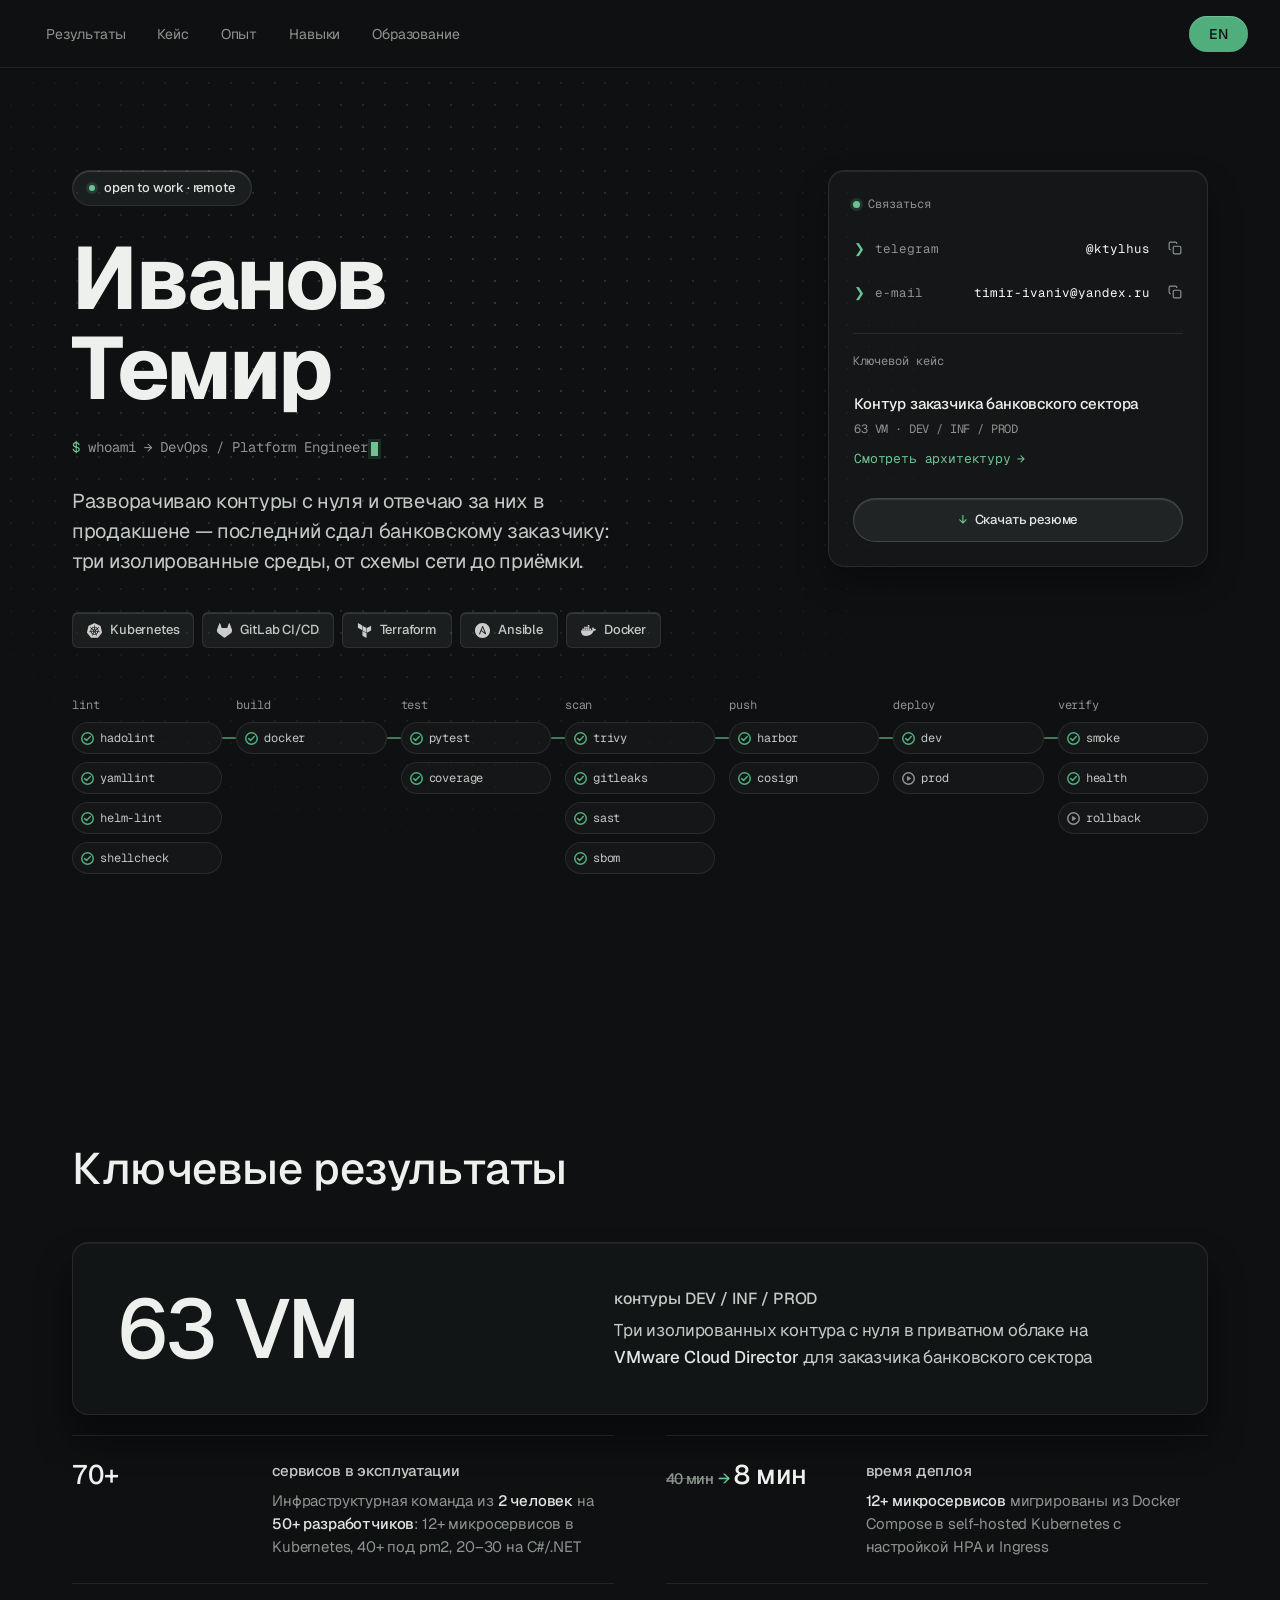
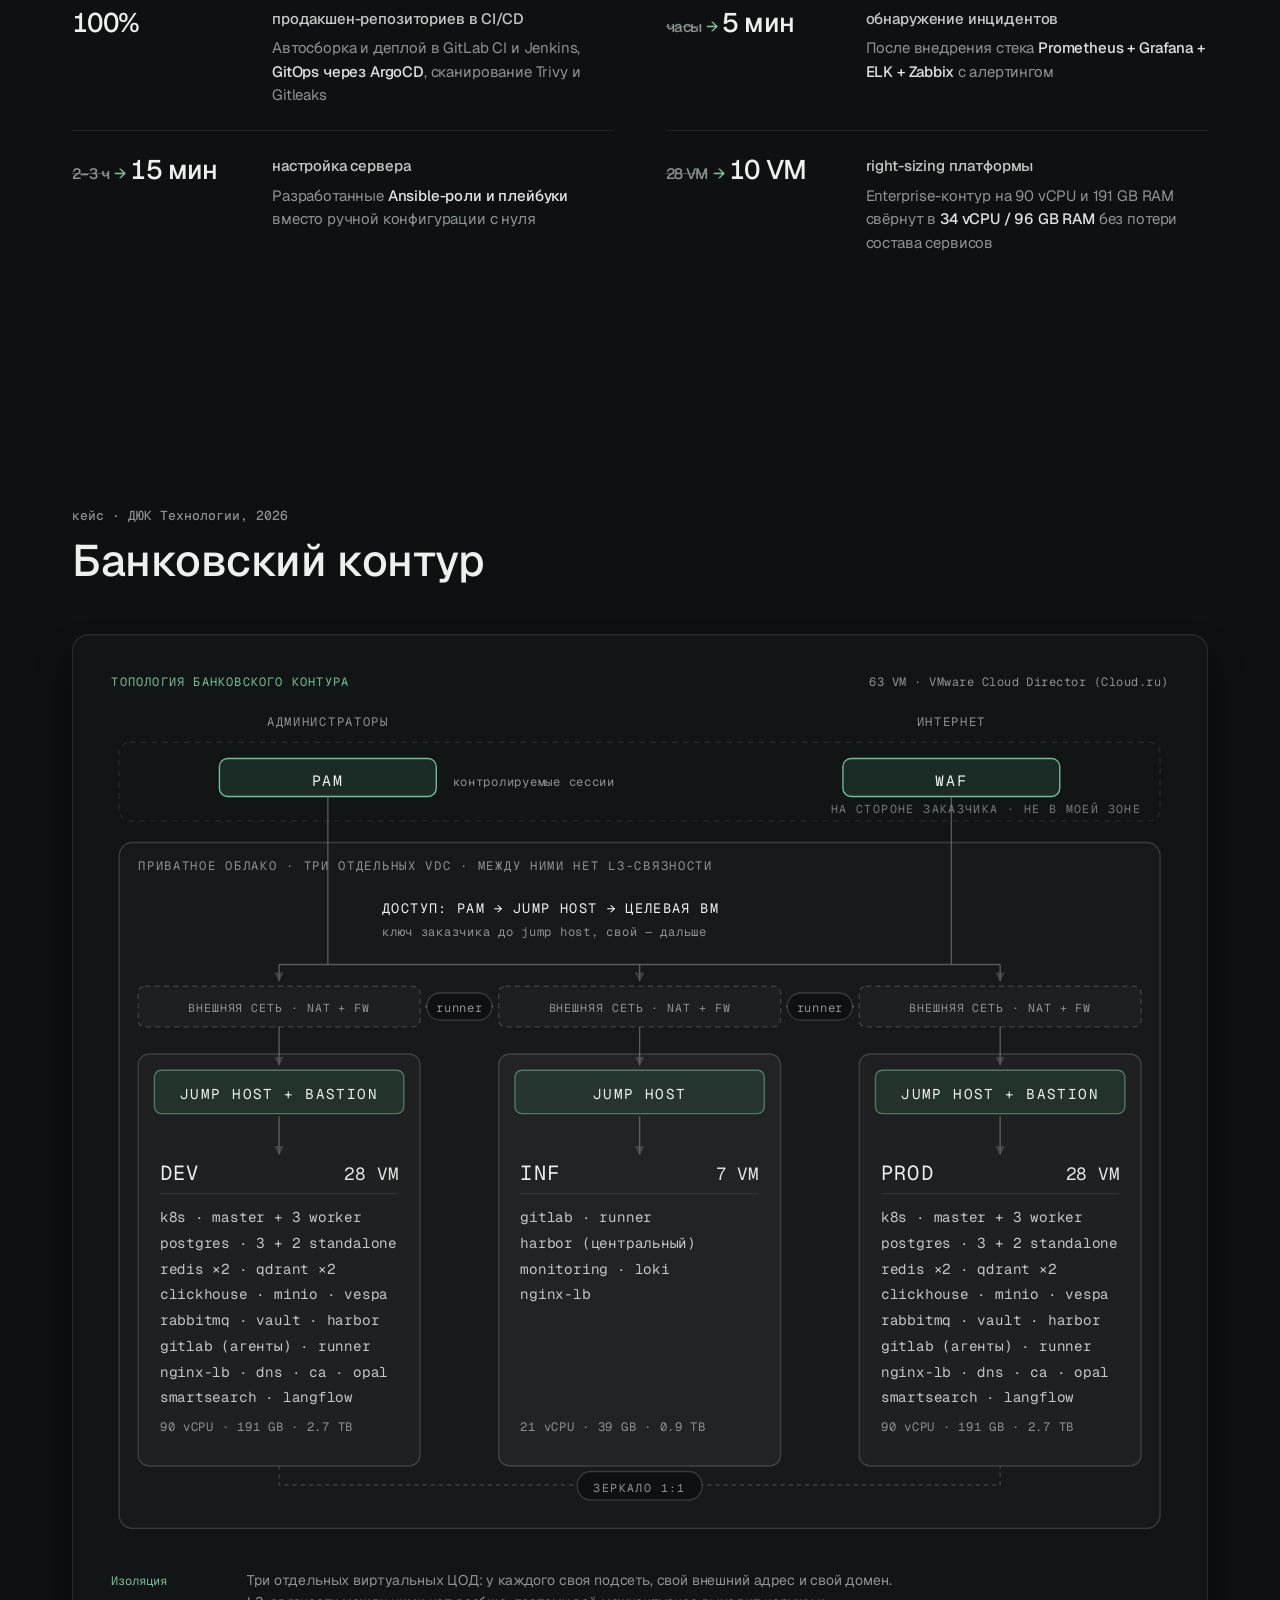
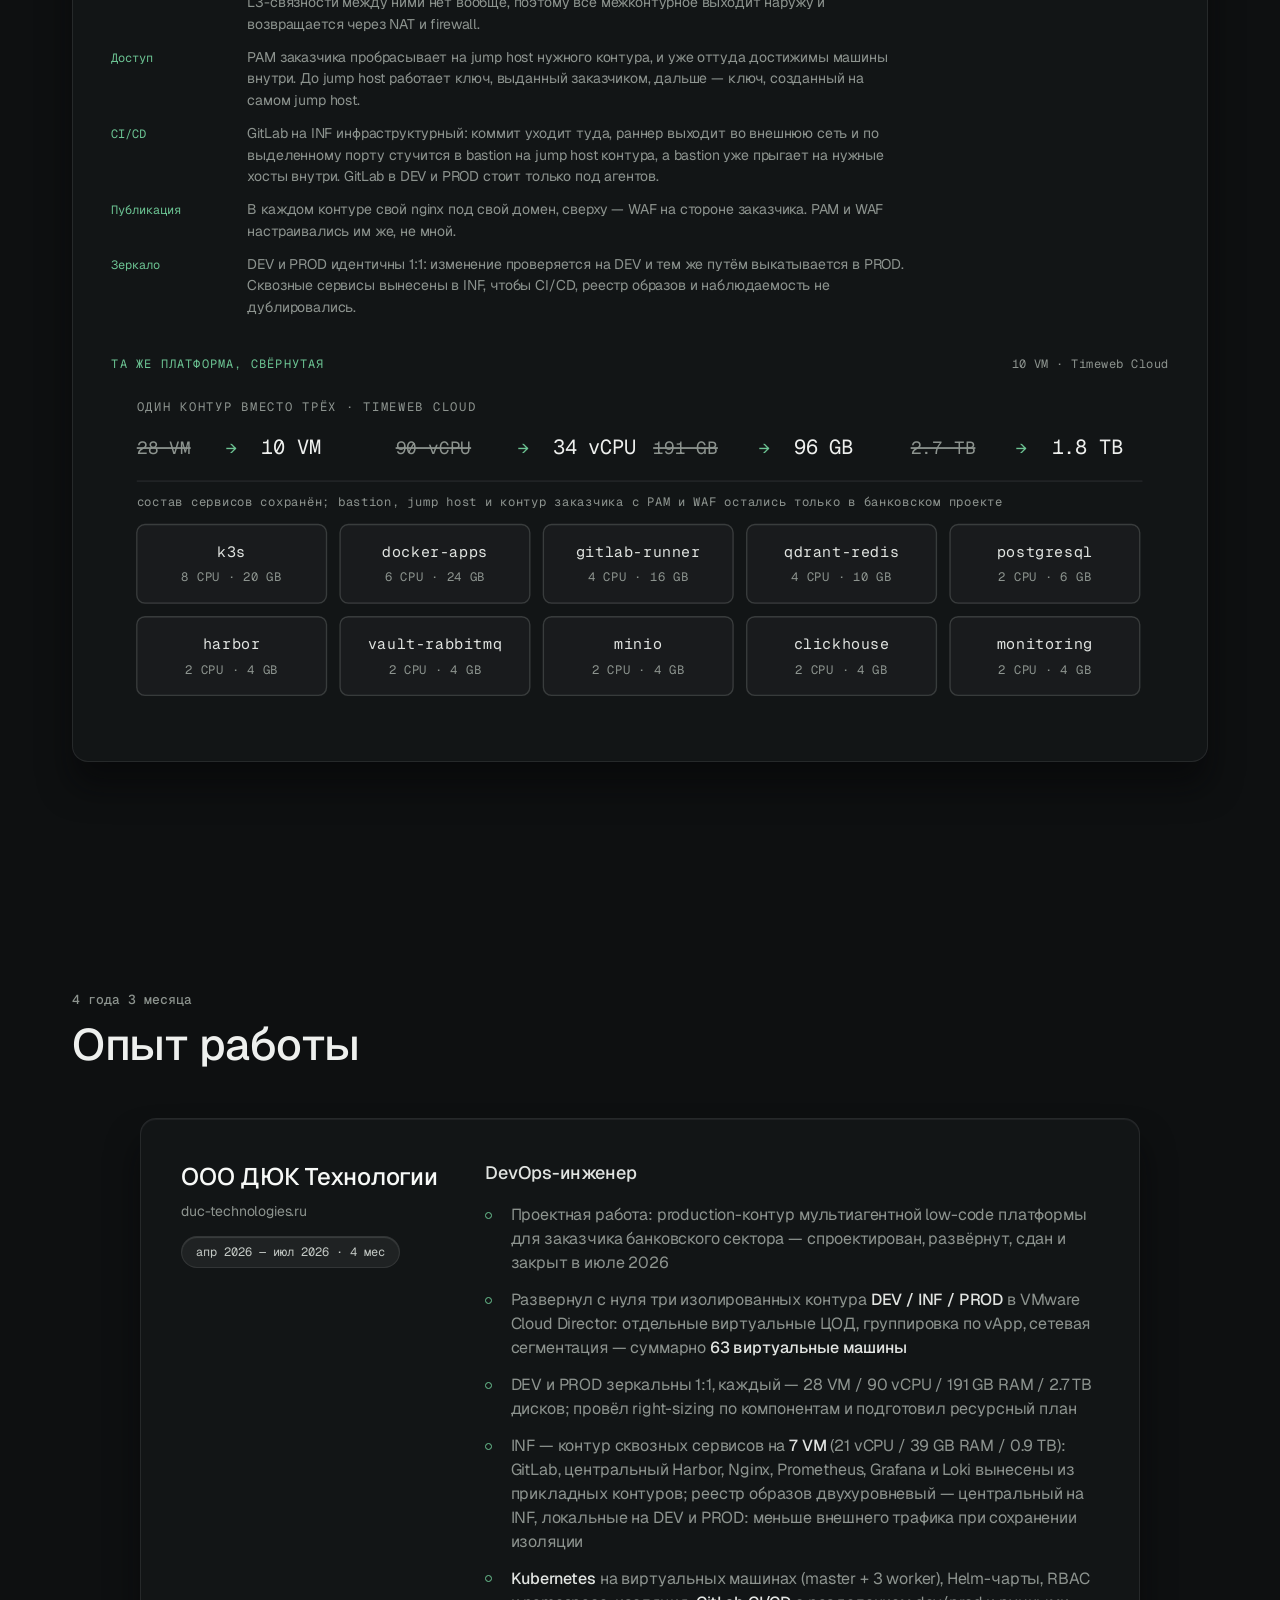
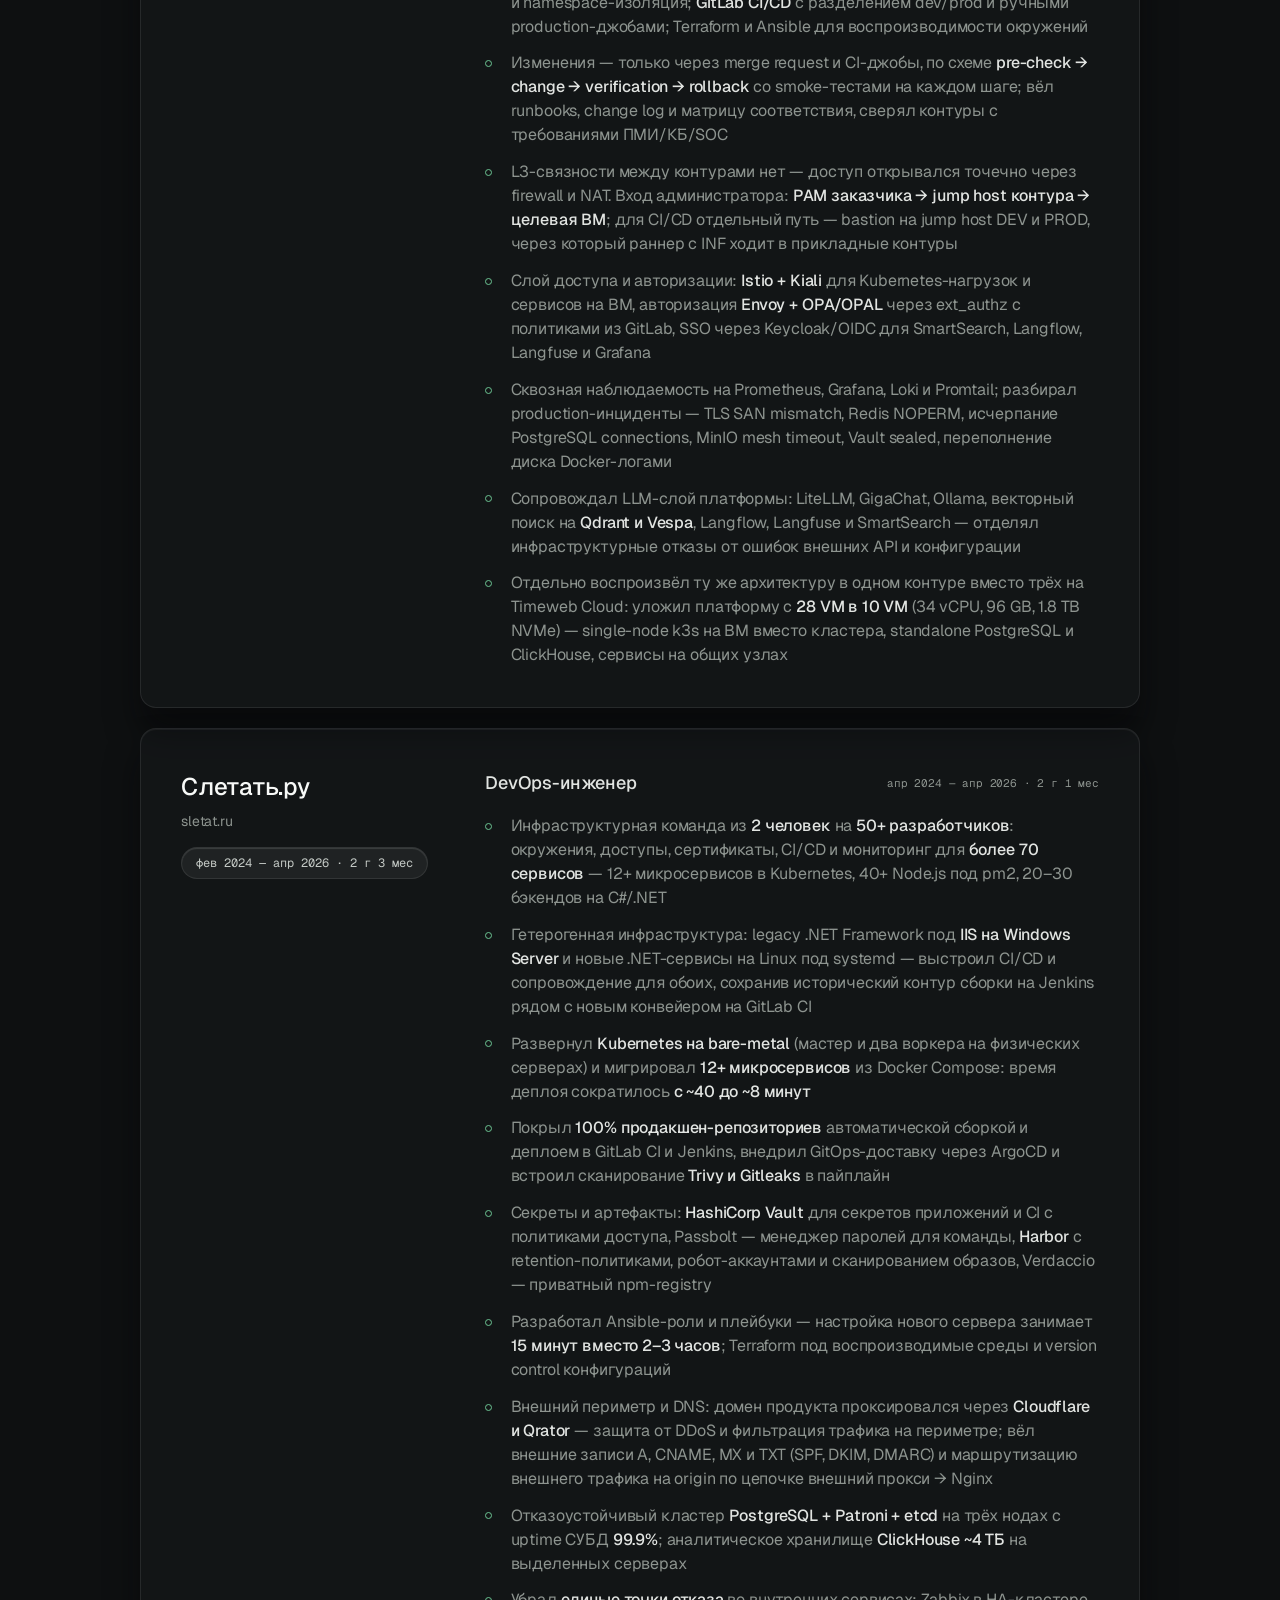
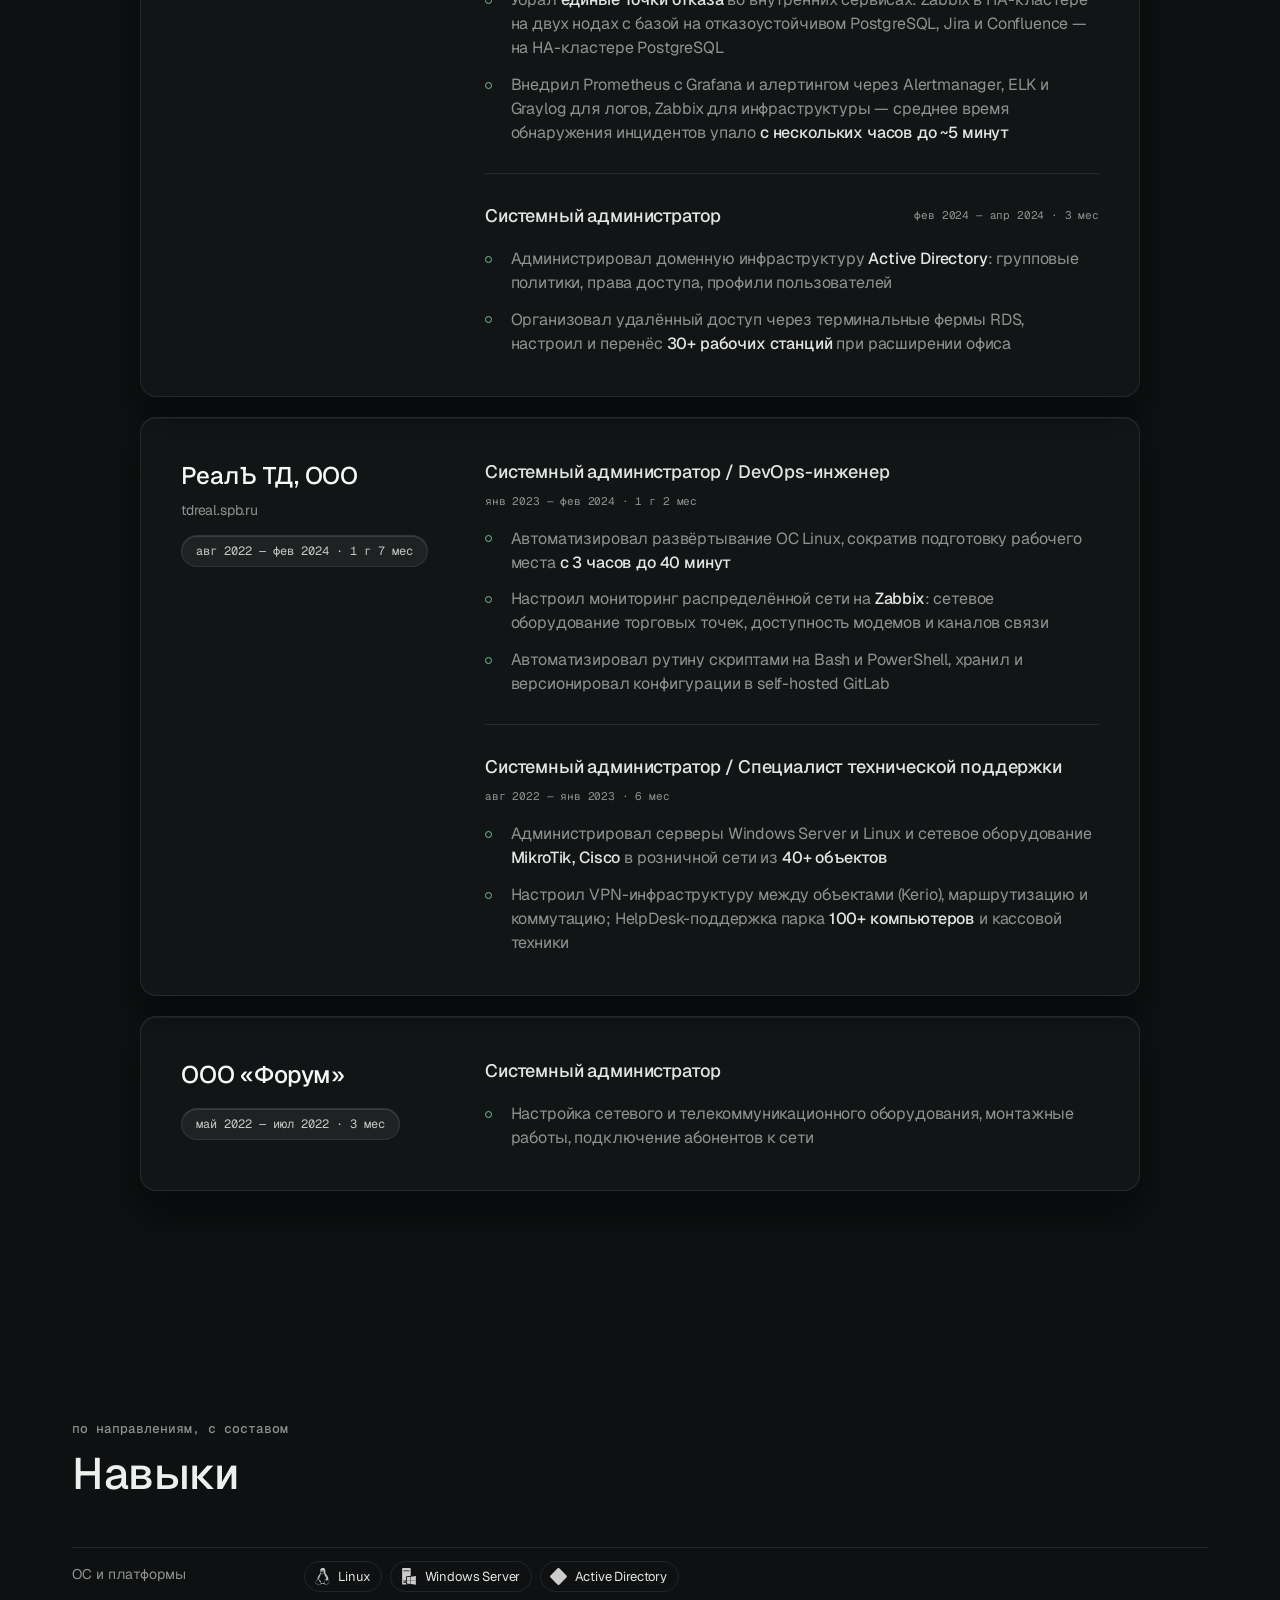
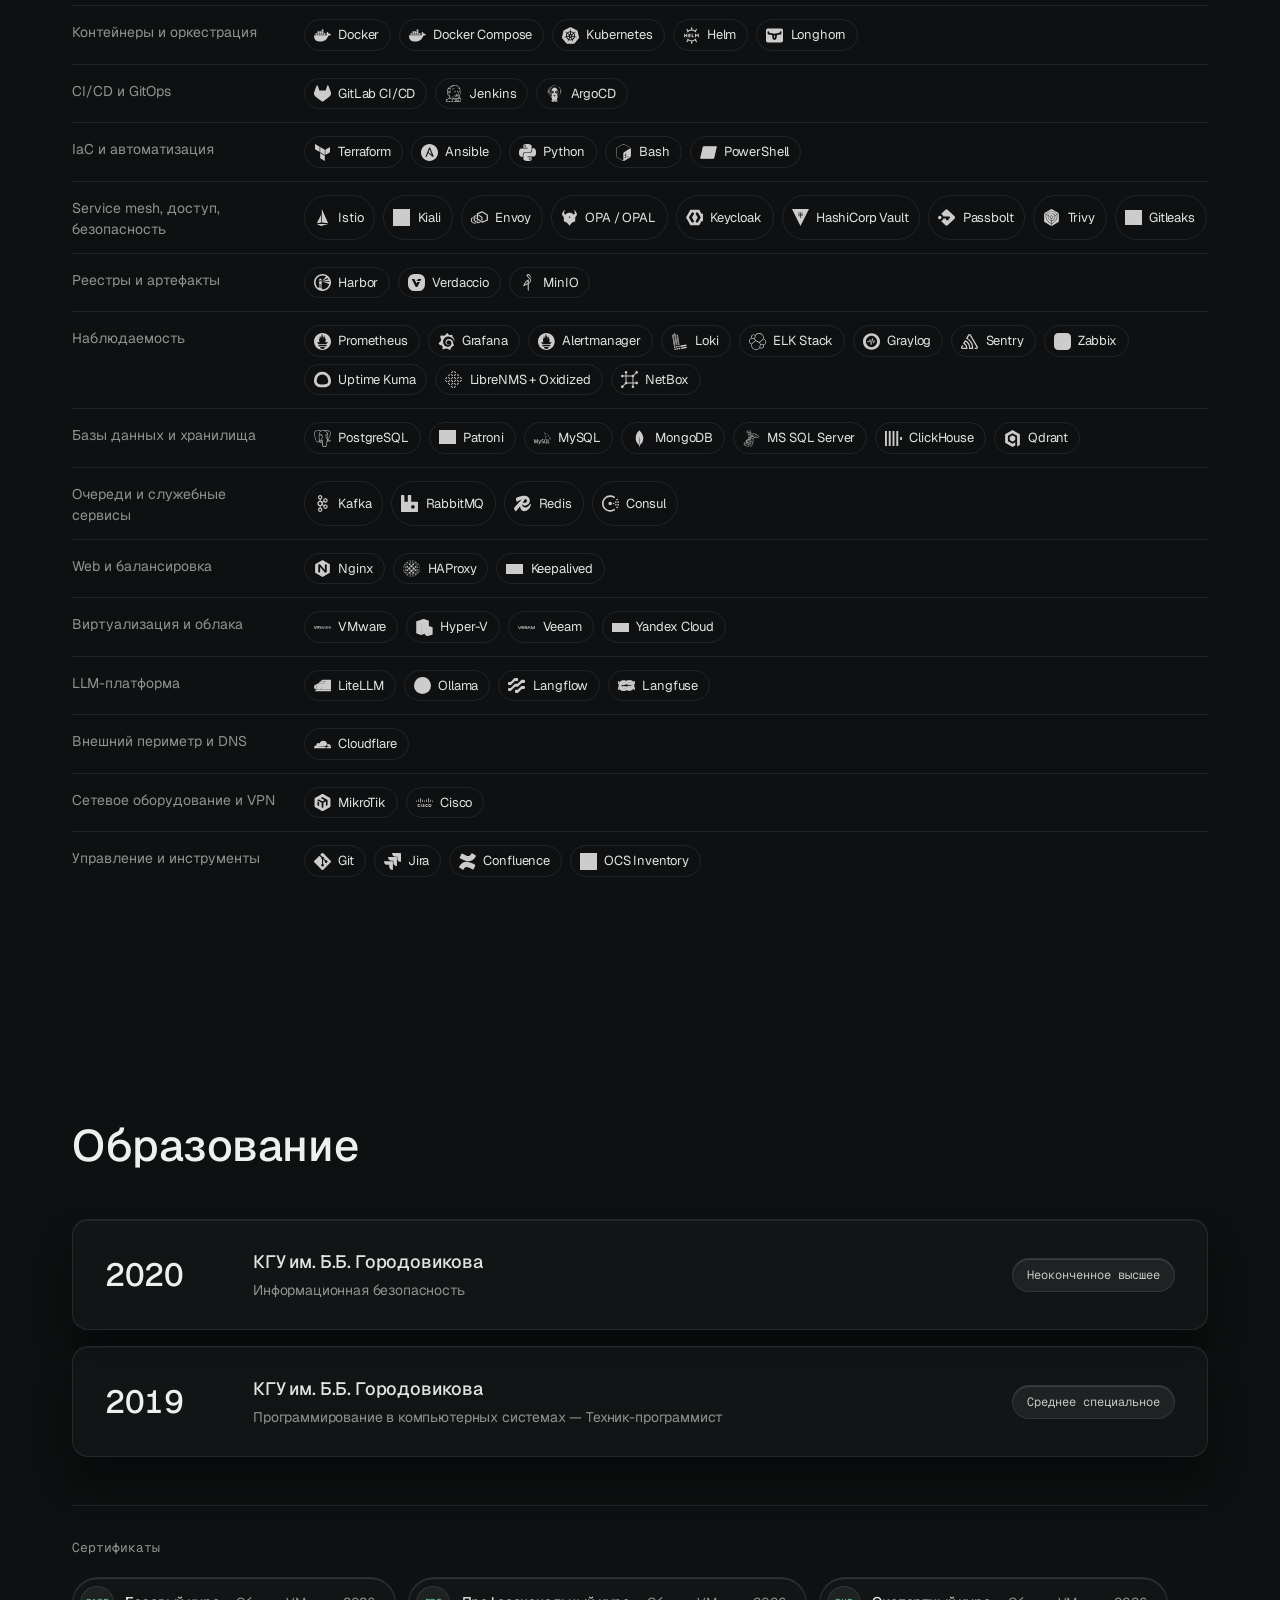
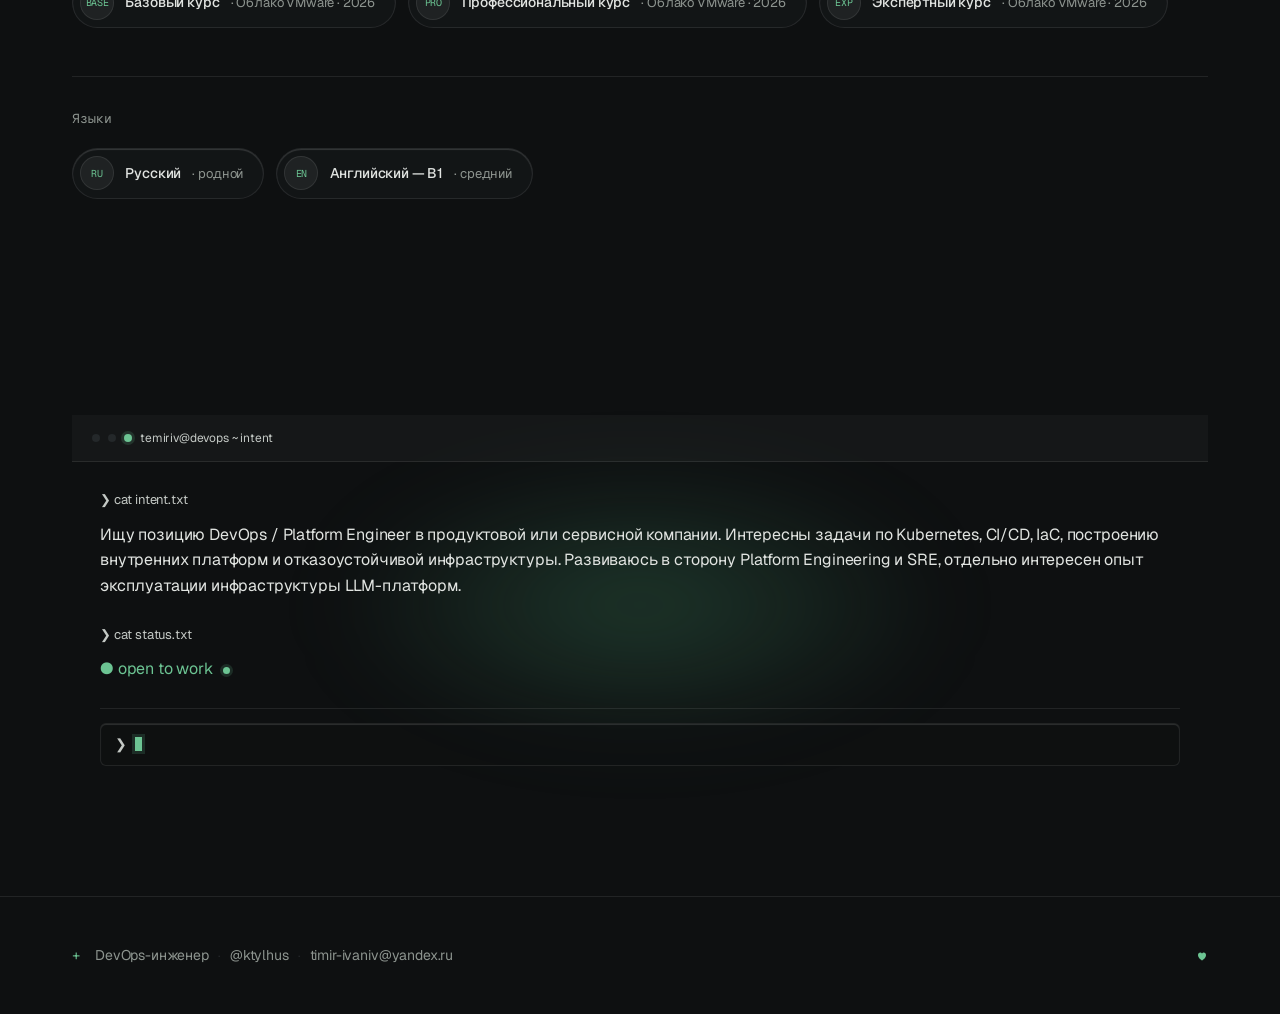
<file: index.html>
<!DOCTYPE html>
<html lang="ru" id="html-root">
<head>
  <meta charset="UTF-8" />
  <meta name="viewport" content="width=device-width, initial-scale=1.0" />
  <title>Иванов Темир — DevOps-инженер</title>
  <meta name="description" content="DevOps-инженер. Kubernetes на bare-metal, VMware Cloud Director и k3s, GitLab CI/CD, ArgoCD, Terraform, Ansible, наблюдаемость. 63 VM в контурах DEV/INF/PROD, 70+ сервисов в эксплуатации.">
  <link rel="canonical" href="https://tsm-devi.github.io/Resume/">
  <link rel="alternate" hreflang="ru" href="https://tsm-devi.github.io/Resume/">
  <link rel="alternate" hreflang="en" href="https://tsm-devi.github.io/Resume/?lang=en">
  <link rel="alternate" hreflang="x-default" href="https://tsm-devi.github.io/Resume/">

  <!-- Превью ссылки. При перерисовке обложки меняй ?v= у og-image.png: мессенджеры кешируют превью по полному URL. -->
  <meta property="og:type" content="website">
  <meta property="og:site_name" content="Иванов Темир · DevOps">
  <meta property="og:url" content="https://tsm-devi.github.io/Resume/">
  <meta property="og:locale" content="ru_RU">
  <meta property="og:locale:alternate" content="en_US">
  <meta property="og:title" content="Иванов Темир — DevOps Engineer">
  <meta property="og:description" content="Kubernetes · GitLab CI/CD · Terraform · Observability. 63 VM в контурах DEV/INF/PROD, 70+ сервисов в эксплуатации, 100% CI/CD покрытие.">
  <meta property="og:image" content="https://tsm-devi.github.io/Resume/og-image.png?v=7">
  <meta property="og:image:secure_url" content="https://tsm-devi.github.io/Resume/og-image.png?v=7">
  <meta property="og:image:type" content="image/png">
  <meta property="og:image:width" content="1200">
  <meta property="og:image:height" content="630">
  <meta property="og:image:alt" content="Иванов Темир, DevOps-инженер — пайплайн lint · build · test · scan · push · deploy: всё пройдено, прод — ручной запуск">

  <meta name="twitter:card" content="summary_large_image">
  <meta name="twitter:title" content="Иванов Темир — DevOps Engineer">
  <meta name="twitter:description" content="Kubernetes · GitLab CI/CD · Terraform · Observability. 63 VM в контурах DEV/INF/PROD, 70+ сервисов в эксплуатации, 100% CI/CD покрытие.">
  <meta name="twitter:image" content="https://tsm-devi.github.io/Resume/og-image.png?v=7">
  <meta name="twitter:image:alt" content="Иванов Темир, DevOps-инженер — пайплайн lint · build · test · scan · push · deploy: всё пройдено, прод — ручной запуск">
  <link rel="preconnect" href="https://fonts.googleapis.com" />
  <link rel="preconnect" href="https://fonts.gstatic.com" crossorigin />
  <link rel="preload" as="style" href="https://fonts.googleapis.com/css2?family=Geist:wght@400;500;700&family=Geist+Mono:wght@400;500&display=swap">
  <link href="https://fonts.googleapis.com/css2?family=Geist:wght@400;500;700&family=Geist+Mono:wght@400;500&display=swap" rel="stylesheet" />
  <link rel="stylesheet" href="style.css" />
  <!-- Блоки .r скрыты до проявления наблюдателем из main.js. Без JS класса .js нет — всё видно сразу;
       если main.js не загрузился, через 2.5 с сработает .r-fallback. -->
  <script>
    var _d = document.documentElement;
    _d.classList.add('js');
    window._revealFallback = setTimeout(function () { _d.classList.add('r-fallback'); }, 2500);
  </script>
  <link rel="icon" href="favicon.ico" sizes="any">
  <link rel="icon" type="image/png" sizes="32x32" href="favicon-32.png">
  <link rel="icon" type="image/png" sizes="16x16" href="favicon-16.png">
  <link rel="apple-touch-icon" sizes="180x180" href="apple-touch-icon.png">
  <link rel="icon" type="image/png" sizes="512x512" href="favicon-512.png">
  <meta name="theme-color" content="#0e1011">
  <script type="application/ld+json">
  {
    "@context": "https://schema.org",
    "@type": "Person",
    "name": "Иванов Темир",
    "alternateName": "Ivanov Temir",
    "jobTitle": "DevOps / Platform Engineer",
    "url": "https://tsm-devi.github.io/Resume/",
    "image": "https://tsm-devi.github.io/Resume/og-image.png?v=7",
    "email": "mailto:timir-ivaniv@yandex.ru",
    "sameAs": [
      "https://t.me/ktylhus"
    ],
    "knowsAbout": [
      "Kubernetes", "k3s", "Terraform", "Ansible", "GitLab CI/CD", "Docker",
      "Prometheus", "Grafana", "Loki", "HashiCorp Vault", "Istio", "Envoy",
      "PostgreSQL", "Patroni", "ClickHouse", "Kafka", "ArgoCD", "Helm",
      "Longhorn", "VMware Cloud Director", "Keycloak", "OPA", "Site Reliability Engineering"
    ]
  }
  </script>
</head>
<body>

<a href="#main" class="skip-link"><span data-lang="ru">К содержимому</span><span data-lang="en">Skip to content</span></a>

<div id="scroll-progress"></div>


<nav>
  <ul class="nav-links" id="nav-links">
    <li><a href="#achievements"><span data-lang="ru">Результаты</span><span data-lang="en">Results</span></a></li>
    <li><a href="#case"><span data-lang="ru">Кейс</span><span data-lang="en">Case</span></a></li>
    <li><a href="#experience"><span data-lang="ru">Опыт</span><span data-lang="en">Experience</span></a></li>
    <li><a href="#skills"><span data-lang="ru">Навыки</span><span data-lang="en">Skills</span></a></li>
    <li><a href="#education"><span data-lang="ru">Образование</span><span data-lang="en">Education</span></a></li>
  </ul>
  <div class="nav-controls">
    <button class="lang-toggle" id="lang-toggle" aria-label="Switch language">EN</button>
    <button class="nav-hamburger" id="nav-hamburger" aria-label="Menu" aria-expanded="false" aria-controls="nav-links">
      <span></span><span></span><span></span>
    </button>
  </div>
</nav>

<main id="main" class="container">

  <!-- HERO -->
  <section id="hero">
    <div class="hero-grid">
      <div class="hero-left">
        <div class="hero-badge">open to work · remote</div>
        <h1>
          <span data-lang="ru">Иванов<br><span class="accent-name">Темир</span></span>
          <span data-lang="en">Ivanov<br><span class="accent-name">Temir</span></span>
        </h1>
        <div class="hero-role" id="hero-role" data-text-ru="whoami → DevOps / Platform Engineer" data-text-en="whoami → DevOps / Platform Engineer">
          <span class="prompt">$ </span><span id="typewriter-text"></span><span class="cursor"></span>
        </div>
        <p class="hero-desc">
          <span data-lang="ru">Разворачиваю контуры с нуля и отвечаю за них в продакшене — последний
          сдал банковскому заказчику: три изолированные среды, от схемы сети
          до приёмки.</span>
          <span data-lang="en">I build environments from scratch and own them in production — the
          latest went to a banking client: three isolated environments, from
          network design to acceptance.</span>
        </p>
        <div class="hero-stack">
          <span class="stack-tag s-p"><img class="chip-icon" src="icons/kubernetes.svg" alt="" width="14" height="14">Kubernetes</span>
          <span class="stack-tag s-i"><img class="chip-icon" src="icons/gitlab.svg" alt="" width="14" height="14">GitLab CI/CD</span>
          <span class="stack-tag s-y"><img class="chip-icon" src="icons/terraform.svg" alt="" width="14" height="14">Terraform</span>
          <span class="stack-tag s-g"><img class="chip-icon" src="icons/ansible.svg" alt="" width="14" height="14">Ansible</span>
          <span class="stack-tag s-i"><img class="chip-icon" src="icons/docker.svg" alt="" width="14" height="14">Docker</span>
        </div>

      </div>

      <div class="hero-right">
        <div class="hero-cta r">
          <div class="hcta-hd">
            <span class="hcta-dot" aria-hidden="true"></span>
            <span data-lang="ru">Связаться</span><span data-lang="en">Get in touch</span>
          </div>

          <button class="hcta-link" id="hero-copy-tg" type="button">
            <span class="hcta-prompt" aria-hidden="true">&#10095;</span>
            <span class="hcta-key">telegram</span>
            <span class="hcta-val" id="hero-tg-label" aria-live="polite">@ktylhus</span>
            <span class="sr-only" data-lang="ru">Скопировать ник в Telegram</span>
            <span class="sr-only" data-lang="en">Copy Telegram handle</span>
            <span class="hcta-copy-ico" id="hero-ico-tg" aria-hidden="true"><svg width="14" height="14" fill="none" stroke="currentColor" stroke-width="2" viewBox="0 0 24 24" aria-hidden="true"><rect x="9" y="9" width="13" height="13" rx="2"/><path d="M5 15H4a2 2 0 01-2-2V4a2 2 0 012-2h9a2 2 0 012 2v1"/></svg></span>
          </button>
          <button class="hcta-link" id="hero-copy-mail" type="button">
            <span class="hcta-prompt" aria-hidden="true">&#10095;</span>
            <span class="hcta-key">e-mail</span>
            <span class="hcta-val" id="hero-mail-label" aria-live="polite">timir-ivaniv@yandex.ru</span>
            <span class="sr-only" data-lang="ru">Скопировать адрес почты</span>
            <span class="sr-only" data-lang="en">Copy e-mail address</span>
            <span class="hcta-copy-ico" id="hero-ico-mail" aria-hidden="true"><svg width="14" height="14" fill="none" stroke="currentColor" stroke-width="2" viewBox="0 0 24 24" aria-hidden="true"><rect x="9" y="9" width="13" height="13" rx="2"/><path d="M5 15H4a2 2 0 01-2-2V4a2 2 0 012-2h9a2 2 0 012 2v1"/></svg></span>
          </button>

          <div class="hcta-sep" aria-hidden="true"></div>

          <div class="hcta-hd">
            <span data-lang="ru">Ключевой кейс</span><span data-lang="en">Flagship case</span>
          </div>
          <a class="hcta-case" href="#case">
            <span class="hcta-case-t" data-lang="ru">Контур заказчика банковского сектора</span>
            <span class="hcta-case-t" data-lang="en">Banking-sector client environment</span>
            <span class="hcta-case-m">63 VM &middot; DEV / INF / PROD</span>
            <span class="hcta-case-go">
              <span data-lang="ru">Смотреть архитектуру</span><span data-lang="en">See the architecture</span>
              <span class="hcta-case-arr" aria-hidden="true">&#8594;</span>
            </span>
          </a>

          <a class="hcta-cv" id="cv-link" href="cv.html">
            <span class="hcta-cv-ico" aria-hidden="true">&#8595;</span>
            <span data-lang="ru">Скачать резюме</span><span data-lang="en">Download CV</span>
          </a>
        </div>
      </div><!-- /hero-right -->

      <!-- PIPELINE — отдельная строка сетки на всю ширину; на телефоне встаёт после контактов. -->
      <div class="pipeline-wrap r">
        <span class="sr-only" data-lang="ru">CI/CD-пайплайн: все джобы пройдены, выкатка в прод и откат — вручную.</span>
        <span class="sr-only" data-lang="en">CI/CD pipeline: all jobs passed; production deploy and rollback are manual.</span>
        <ol class="gl">
          <li class="gl-stage">
            <span class="gl-st">lint</span>
            <ul class="gl-jobs">
              <li class="gl-job"><span class="gl-ic" aria-hidden="true"></span>hadolint</li>
              <li class="gl-job"><span class="gl-ic" aria-hidden="true"></span>yamllint</li>
              <li class="gl-job"><span class="gl-ic" aria-hidden="true"></span>helm-lint</li>
              <li class="gl-job"><span class="gl-ic" aria-hidden="true"></span>shellcheck</li>
            </ul>
          </li>
          <li class="gl-stage">
            <span class="gl-st">build</span>
            <ul class="gl-jobs">
              <li class="gl-job"><span class="gl-ic" aria-hidden="true"></span>docker</li>
            </ul>
          </li>
          <li class="gl-stage">
            <span class="gl-st">test</span>
            <ul class="gl-jobs">
              <li class="gl-job"><span class="gl-ic" aria-hidden="true"></span>pytest</li>
              <li class="gl-job"><span class="gl-ic" aria-hidden="true"></span>coverage</li>
            </ul>
          </li>
          <li class="gl-stage">
            <span class="gl-st">scan</span>
            <ul class="gl-jobs">
              <li class="gl-job"><span class="gl-ic" aria-hidden="true"></span>trivy</li>
              <li class="gl-job"><span class="gl-ic" aria-hidden="true"></span>gitleaks</li>
              <li class="gl-job"><span class="gl-ic" aria-hidden="true"></span>sast</li>
              <li class="gl-job"><span class="gl-ic" aria-hidden="true"></span>sbom</li>
            </ul>
          </li>
          <li class="gl-stage">
            <span class="gl-st">push</span>
            <ul class="gl-jobs">
              <li class="gl-job"><span class="gl-ic" aria-hidden="true"></span>harbor</li>
              <li class="gl-job"><span class="gl-ic" aria-hidden="true"></span>cosign</li>
            </ul>
          </li>
          <li class="gl-stage">
            <span class="gl-st">deploy</span>
            <ul class="gl-jobs">
              <li class="gl-job"><span class="gl-ic" aria-hidden="true"></span>dev</li>
              <li class="gl-job gl-manual"><span class="gl-ic" aria-hidden="true"></span>prod<span class="sr-only" data-lang="ru"> — ручной запуск</span><span class="sr-only" data-lang="en"> — manual</span></li>
            </ul>
          </li>
          <li class="gl-stage">
            <span class="gl-st">verify</span>
            <ul class="gl-jobs">
              <li class="gl-job"><span class="gl-ic" aria-hidden="true"></span>smoke</li>
              <li class="gl-job"><span class="gl-ic" aria-hidden="true"></span>health</li>
              <li class="gl-job gl-manual"><span class="gl-ic" aria-hidden="true"></span>rollback<span class="sr-only" data-lang="ru"> — ручной запуск</span><span class="sr-only" data-lang="en"> — manual</span></li>
            </ul>
          </li>
        </ol>
      </div>
    </div>
  </section>

  <!-- EXPERIENCE — пункты списков .jlist генерирует tools/sync_experience.py из tools/hl_data.py. -->
  <!-- ACHIEVEMENTS -->
  <section id="achievements">
    <h2 class="sec-title">
      <span data-lang="ru">Ключевые результаты</span>
      <span data-lang="en">Key Results</span>
    </h2>
    <div class="ach-grid">
<div class="ach ach-lead r">
        <div class="ach-label"><span data-lang="ru">контуры DEV / INF / PROD</span><span data-lang="en">DEV / INF / PROD environments</span></div>
        <div class="ach-val">63 VM</div>
        <div class="ach-text" data-lang="ru">
          Три изолированных контура с нуля в приватном облаке на <strong>VMware Cloud Director</strong> для заказчика банковского сектора
        </div>
        <div class="ach-text" data-lang="en">
          Three isolated environments built from scratch in a private cloud on <strong>VMware Cloud Director</strong> for a banking-sector client
        </div>
      </div>

<div class="ach r d1">
        <div class="ach-label"><span data-lang="ru">сервисов в эксплуатации</span><span data-lang="en">services in operation</span></div>
        <div class="ach-val">70+</div>
        <div class="ach-text" data-lang="ru">
          Инфраструктурная команда из <strong>2 человек</strong> на <strong>50+ разработчиков</strong>: 12+ микросервисов в Kubernetes, 40+ под pm2, 20–30 на C#/.NET
        </div>
        <div class="ach-text" data-lang="en">
          An infrastructure team of <strong>2</strong> serving <strong>50+ developers</strong>: 12+ microservices in Kubernetes, 40+ under pm2, 20–30 on C#/.NET
        </div>
      </div>

<div class="ach r d2">
        <div class="ach-label"><span data-lang="ru">время деплоя</span><span data-lang="en">deploy time</span></div>
        <div class="ach-val"><span data-lang="ru"><span class="ach-was">40 мин</span><span class="ach-arrow">→</span><span class="ach-now">8 мин</span></span><span data-lang="en"><span class="ach-was">40 min</span><span class="ach-arrow">→</span><span class="ach-now">8 min</span></span></div>
        <div class="ach-text" data-lang="ru">
          <strong>12+ микросервисов</strong> мигрированы из Docker Compose в self-hosted Kubernetes с настройкой HPA и Ingress
        </div>
        <div class="ach-text" data-lang="en">
          <strong>12+ microservices</strong> migrated from Docker Compose to self-hosted Kubernetes with HPA and Ingress
        </div>
      </div>

<div class="ach r">
        <div class="ach-label"><span data-lang="ru">продакшен-репозиториев в CI/CD</span><span data-lang="en">production repositories in CI/CD</span></div>
        <div class="ach-val">100%</div>
        <div class="ach-text" data-lang="ru">
          Автосборка и деплой в GitLab CI и Jenkins, <strong>GitOps через ArgoCD</strong>, сканирование Trivy и Gitleaks
        </div>
        <div class="ach-text" data-lang="en">
          Automated build and deploy in GitLab CI and Jenkins, <strong>GitOps through ArgoCD</strong>, Trivy and Gitleaks scanning
        </div>
      </div>

<div class="ach r d1">
        <div class="ach-label"><span data-lang="ru">обнаружение инцидентов</span><span data-lang="en">incident detection</span></div>
        <div class="ach-val"><span data-lang="ru"><span class="ach-was">часы</span><span class="ach-arrow">→</span><span class="ach-now">5 мин</span></span><span data-lang="en"><span class="ach-was">hours</span><span class="ach-arrow">→</span><span class="ach-now">5 min</span></span></div>
        <div class="ach-text" data-lang="ru">
          После внедрения стека <strong>Prometheus + Grafana + ELK + Zabbix</strong> с алертингом
        </div>
        <div class="ach-text" data-lang="en">
          After implementing the <strong>Prometheus + Grafana + ELK + Zabbix</strong> stack with alerting
        </div>
      </div>

<div class="ach r d2">
        <div class="ach-label"><span data-lang="ru">настройка сервера</span><span data-lang="en">server setup</span></div>
        <div class="ach-val"><span data-lang="ru"><span class="ach-was">2–3 ч</span><span class="ach-arrow">→</span><span class="ach-now">15 мин</span></span><span data-lang="en"><span class="ach-was">2–3 h</span><span class="ach-arrow">→</span><span class="ach-now">15 min</span></span></div>
        <div class="ach-text" data-lang="ru">
          Разработанные <strong>Ansible-роли и плейбуки</strong> вместо ручной конфигурации с нуля
        </div>
        <div class="ach-text" data-lang="en">
          Custom <strong>Ansible roles and playbooks</strong> instead of manual configuration from scratch
        </div>
      </div>

<div class="ach r">
        <div class="ach-label"><span data-lang="ru">right-sizing платформы</span><span data-lang="en">platform right-sizing</span></div>
        <div class="ach-val"><span data-lang="ru"><span class="ach-was">28 VM</span><span class="ach-arrow">→</span><span class="ach-now">10 VM</span></span><span data-lang="en"><span class="ach-was">28 VM</span><span class="ach-arrow">→</span><span class="ach-now">10 VM</span></span></div>
        <div class="ach-text" data-lang="ru">
          Enterprise-контур на 90 vCPU и 191 GB RAM свёрнут в <strong>34 vCPU / 96 GB RAM</strong> без потери состава сервисов
        </div>
        <div class="ach-text" data-lang="en">
          An enterprise environment on 90 vCPU and 191 GB RAM folded into <strong>34 vCPU / 96 GB RAM</strong> with the service composition intact
        </div>
      </div>
</div>
  </section>

  <!-- CASE -->
  <section id="case">
    <h2 class="sec-title">
      <span data-lang="ru">Банковский контур <span class="sub">кейс · ДЮК Технологии, 2026</span></span>
      <span data-lang="en">Banking environment <span class="sub">case study · DUC Technologies, 2026</span></span>
    </h2>
    <div class="case-body r">
      <figure class="arch">
          <figcaption class="arch-cap">
            <span class="arch-cap-t" data-lang="ru">Топология банковского контура</span>
            <span class="arch-cap-t" data-lang="en">Banking environment topology</span>
            <span class="arch-cap-n">63 VM · VMware Cloud Director (Cloud.ru)</span>
          </figcaption>

          <div class="arch-scroll">
            <svg class="arch-svg arch-desk" viewBox="0 0 780 622" role="img"
                 aria-label="Три контура DEV, INF и PROD на VMware Cloud Director (Cloud.ru), каждый — отдельный виртуальный ЦОД со своей подсетью, своим внешним адресом и своим доменом. L3-связности между контурами нет, всё, что должно ходить между ними, выходит наружу и возвращается через NAT и firewall. INF — инфраструктурный контур на семи машинах: GitLab, раннер, центральный Harbor, мониторинг, Loki и балансировщик, суммарно 21 виртуальное ядро и 39 гигабайт памяти. Коммит уходит в GitLab на INF, оттуда раннер выходит во внешнюю сеть и по выделенному порту стучится в bastion на jump host нужного контура, а bastion уже прыгает на целевые хосты внутри. GitLab в DEV и PROD стоит только под агентов. Прикладной контур — это 28 машин: Kubernetes из мастера и трёх воркеров, PostgreSQL из трёх узлов кластера и двух standalone, по два узла Redis и Qdrant, Vespa, ClickHouse, MinIO, RabbitMQ, Vault, Harbor, балансировщик на nginx, внутренние DNS и центр сертификации, SmartSearch, Langflow и OPAL — в сумме 90 виртуальных ядер, 191 гигабайт памяти и 2.7 терабайта дисков. В каждом контуре свой nginx под свой домен, сверху WAF заказчика. Администратор заходит через PAM заказчика, тот пробрасывает на jump host контура, и уже оттуда доступны хосты внутри; до jump host работает ключ заказчика, дальше — ключ, созданный на самом jump host. DEV и PROD зеркальны, всего 63 машины.">
              <defs>
                <marker id="ah" viewBox="0 0 8 8" refX="7" refY="4" markerWidth="7" markerHeight="7" orient="auto">
                  <path d="M0,0 L8,4 L0,8 z" class="arch-head"/>
                </marker>
              </defs>

              <text class="arch-mut" x="160" y="14" text-anchor="middle" data-lang="ru">АДМИНИСТРАТОРЫ</text>
              <text class="arch-mut" x="160" y="14" text-anchor="middle" data-lang="en">ADMINISTRATORS</text>
              <text class="arch-mut" x="620" y="14" text-anchor="middle" data-lang="ru">ИНТЕРНЕТ</text>
              <text class="arch-mut" x="620" y="14" text-anchor="middle" data-lang="en">INTERNET</text>

              <rect class="arch-cust" x="6" y="26" width="768" height="58" rx="8"/>
              <text class="arch-cust-t" x="760" y="78" text-anchor="end" data-lang="ru">НА СТОРОНЕ ЗАКАЗЧИКА · НЕ В МОЕЙ ЗОНЕ</text>
              <text class="arch-cust-t" x="760" y="78" text-anchor="end" data-lang="en">CLIENT SIDE · NOT MY SCOPE</text>
              <rect class="arch-gate" x="80" y="38" width="160" height="28" rx="6"/>
              <text class="arch-gate-t" x="160" y="58" text-anchor="middle">PAM</text>
              <text class="arch-mut sm" x="252" y="58" data-lang="ru">контролируемые сессии</text>
              <text class="arch-mut sm" x="252" y="58" data-lang="en">controlled sessions</text>
              <rect class="arch-gate" x="540" y="38" width="160" height="28" rx="6"/>
              <text class="arch-gate-t" x="620" y="58" text-anchor="middle">WAF</text>

              <rect class="arch-perim" x="6" y="100" width="768" height="506" rx="10"/>
              <text class="arch-perim-t" x="20" y="120" data-lang="ru">ПРИВАТНОЕ ОБЛАКО · ТРИ ОТДЕЛЬНЫХ VDC · МЕЖДУ НИМИ НЕТ L3-СВЯЗНОСТИ</text>
              <text class="arch-perim-t" x="20" y="120" data-lang="en">PRIVATE CLOUD · THREE SEPARATE VDCs · NO L3 CONNECTIVITY</text>

              <text class="arch-chain" x="200" y="152" data-lang="ru">ДОСТУП: PAM → JUMP HOST → ЦЕЛЕВАЯ ВМ</text>
              <text class="arch-chain" x="200" y="152" data-lang="en">ACCESS: PAM → JUMP HOST → TARGET VM</text>
              <text class="arch-mut sm" x="200" y="169" data-lang="ru">ключ заказчика до jump host, свой — дальше</text>
              <text class="arch-mut sm" x="200" y="169" data-lang="en">client key to the jump host, ours beyond it</text>

              <path class="arch-flow" d="M160,66 L160,190 M620,66 L620,190 M124,190 L656,190"/>
              <line class="arch-flow" x1="124" y1="190" x2="124" y2="202" marker-end="url(#ah)"/>
              <line class="arch-flow" x1="390" y1="190" x2="390" y2="202" marker-end="url(#ah)"/>
              <line class="arch-flow" x1="656" y1="190" x2="656" y2="202" marker-end="url(#ah)"/>

              <rect class="arch-ext" x="20" y="206" width="208" height="30" rx="5"/>
              <text class="arch-ext-t" x="124" y="225" text-anchor="middle" data-lang="ru">ВНЕШНЯЯ СЕТЬ · NAT + FW</text>
              <text class="arch-ext-t" x="124" y="225" text-anchor="middle" data-lang="en">EXTERNAL NET · NAT + FW</text>
              <rect class="arch-ext" x="286" y="206" width="208" height="30" rx="5"/>
              <text class="arch-ext-t" x="390" y="225" text-anchor="middle" data-lang="ru">ВНЕШНЯЯ СЕТЬ · NAT + FW</text>
              <text class="arch-ext-t" x="390" y="225" text-anchor="middle" data-lang="en">EXTERNAL NET · NAT + FW</text>
              <rect class="arch-ext" x="552" y="206" width="208" height="30" rx="5"/>
              <text class="arch-ext-t" x="656" y="225" text-anchor="middle" data-lang="ru">ВНЕШНЯЯ СЕТЬ · NAT + FW</text>
              <text class="arch-ext-t" x="656" y="225" text-anchor="middle" data-lang="en">EXTERNAL NET · NAT + FW</text>

              <line class="arch-flow" x1="282" y1="221" x2="232" y2="221" marker-end="url(#ah)"/>
              <line class="arch-flow" x1="498" y1="221" x2="548" y2="221" marker-end="url(#ah)"/>
              <rect class="arch-mirror-chip" x="233" y="211" width="48" height="20" rx="10"/>
              <rect class="arch-mirror-chip" x="499" y="211" width="48" height="20" rx="10"/>
              <text class="arch-mut sm" x="257" y="225" text-anchor="middle" data-lang="ru">runner</text>
              <text class="arch-mut sm" x="257" y="225" text-anchor="middle" data-lang="en">runner</text>
              <text class="arch-mut sm" x="523" y="225" text-anchor="middle" data-lang="ru">runner</text>
              <text class="arch-mut sm" x="523" y="225" text-anchor="middle" data-lang="en">runner</text>

              <line class="arch-flow" x1="124" y1="236" x2="124" y2="264" marker-end="url(#ah)"/>
              <line class="arch-flow" x1="390" y1="236" x2="390" y2="264" marker-end="url(#ah)"/>
              <line class="arch-flow" x1="656" y1="236" x2="656" y2="264" marker-end="url(#ah)"/>

              <rect class="arch-box" x="20" y="256" width="208" height="304" rx="8"/>
              <rect class="arch-jump" x="32" y="268" width="184" height="32" rx="5"/>
              <text class="arch-jump-t" x="124" y="289" text-anchor="middle">JUMP HOST + BASTION</text>
              <line class="arch-flow" x1="124" y1="302" x2="124" y2="330" marker-end="url(#ah)"/>
              <text class="arch-box-t" x="36" y="349">DEV</text>
              <text class="arch-num" x="212" y="349" text-anchor="end">28 VM</text>
              <line class="arch-rule" x1="36" y1="359" x2="212" y2="359"/>
              <text class="arch-item" x="36" y="380" data-lang="ru">k8s · master + 3 worker</text>
              <text class="arch-item" x="36" y="380" data-lang="en">k8s · master + 3 workers</text>
              <text class="arch-item" x="36" y="399" data-lang="ru">postgres · 3 + 2 standalone</text>
              <text class="arch-item" x="36" y="399" data-lang="en">postgres · 3 + 2 standalone</text>
              <text class="arch-item" x="36" y="418" data-lang="ru">redis ×2 · qdrant ×2</text>
              <text class="arch-item" x="36" y="418" data-lang="en">redis ×2 · qdrant ×2</text>
              <text class="arch-item" x="36" y="437" data-lang="ru">clickhouse · minio · vespa</text>
              <text class="arch-item" x="36" y="437" data-lang="en">clickhouse · minio · vespa</text>
              <text class="arch-item" x="36" y="456" data-lang="ru">rabbitmq · vault · harbor</text>
              <text class="arch-item" x="36" y="456" data-lang="en">rabbitmq · vault · harbor</text>
              <text class="arch-item" x="36" y="475" data-lang="ru">gitlab (агенты) · runner</text>
              <text class="arch-item" x="36" y="475" data-lang="en">gitlab (agents) · runner</text>
              <text class="arch-item" x="36" y="494" data-lang="ru">nginx-lb · dns · ca · opal</text>
              <text class="arch-item" x="36" y="494" data-lang="en">nginx-lb · dns · ca · opal</text>
              <text class="arch-item" x="36" y="513" data-lang="ru">smartsearch · langflow</text>
              <text class="arch-item" x="36" y="513" data-lang="en">smartsearch · langflow</text>
              <text class="arch-mut sm" x="36" y="534" data-lang="ru">90 vCPU · 191 GB · 2.7 TB</text>
              <text class="arch-mut sm" x="36" y="534" data-lang="en">90 vCPU · 191 GB · 2.7 TB</text>

              <rect class="arch-box inf" x="286" y="256" width="208" height="304" rx="8"/>
              <rect class="arch-jump" x="298" y="268" width="184" height="32" rx="5"/>
              <text class="arch-jump-t" x="390" y="289" text-anchor="middle">JUMP HOST</text>
              <line class="arch-flow" x1="390" y1="302" x2="390" y2="330" marker-end="url(#ah)"/>
              <text class="arch-box-t inf" x="302" y="349">INF</text>
              <text class="arch-num" x="478" y="349" text-anchor="end">7 VM</text>
              <line class="arch-rule" x1="302" y1="359" x2="478" y2="359"/>
              <text class="arch-item" x="302" y="380" data-lang="ru">gitlab · runner</text>
              <text class="arch-item" x="302" y="380" data-lang="en">gitlab · runner</text>
              <text class="arch-item" x="302" y="399" data-lang="ru">harbor (центральный)</text>
              <text class="arch-item" x="302" y="399" data-lang="en">harbor (central)</text>
              <text class="arch-item" x="302" y="418" data-lang="ru">monitoring · loki</text>
              <text class="arch-item" x="302" y="418" data-lang="en">monitoring · loki</text>
              <text class="arch-item" x="302" y="437" data-lang="ru">nginx-lb</text>
              <text class="arch-item" x="302" y="437" data-lang="en">nginx-lb</text>
              <text class="arch-mut sm" x="302" y="534" data-lang="ru">21 vCPU · 39 GB · 0.9 TB</text>
              <text class="arch-mut sm" x="302" y="534" data-lang="en">21 vCPU · 39 GB · 0.9 TB</text>

              <rect class="arch-box" x="552" y="256" width="208" height="304" rx="8"/>
              <rect class="arch-jump" x="564" y="268" width="184" height="32" rx="5"/>
              <text class="arch-jump-t" x="656" y="289" text-anchor="middle">JUMP HOST + BASTION</text>
              <line class="arch-flow" x1="656" y1="302" x2="656" y2="330" marker-end="url(#ah)"/>
              <text class="arch-box-t" x="568" y="349">PROD</text>
              <text class="arch-num" x="744" y="349" text-anchor="end">28 VM</text>
              <line class="arch-rule" x1="568" y1="359" x2="744" y2="359"/>
              <text class="arch-item" x="568" y="380" data-lang="ru">k8s · master + 3 worker</text>
              <text class="arch-item" x="568" y="380" data-lang="en">k8s · master + 3 workers</text>
              <text class="arch-item" x="568" y="399" data-lang="ru">postgres · 3 + 2 standalone</text>
              <text class="arch-item" x="568" y="399" data-lang="en">postgres · 3 + 2 standalone</text>
              <text class="arch-item" x="568" y="418" data-lang="ru">redis ×2 · qdrant ×2</text>
              <text class="arch-item" x="568" y="418" data-lang="en">redis ×2 · qdrant ×2</text>
              <text class="arch-item" x="568" y="437" data-lang="ru">clickhouse · minio · vespa</text>
              <text class="arch-item" x="568" y="437" data-lang="en">clickhouse · minio · vespa</text>
              <text class="arch-item" x="568" y="456" data-lang="ru">rabbitmq · vault · harbor</text>
              <text class="arch-item" x="568" y="456" data-lang="en">rabbitmq · vault · harbor</text>
              <text class="arch-item" x="568" y="475" data-lang="ru">gitlab (агенты) · runner</text>
              <text class="arch-item" x="568" y="475" data-lang="en">gitlab (agents) · runner</text>
              <text class="arch-item" x="568" y="494" data-lang="ru">nginx-lb · dns · ca · opal</text>
              <text class="arch-item" x="568" y="494" data-lang="en">nginx-lb · dns · ca · opal</text>
              <text class="arch-item" x="568" y="513" data-lang="ru">smartsearch · langflow</text>
              <text class="arch-item" x="568" y="513" data-lang="en">smartsearch · langflow</text>
              <text class="arch-mut sm" x="568" y="534" data-lang="ru">90 vCPU · 191 GB · 2.7 TB</text>
              <text class="arch-mut sm" x="568" y="534" data-lang="en">90 vCPU · 191 GB · 2.7 TB</text>

              <path class="arch-mirror" d="M124,560 L124,574 L656,574 L656,560"/>
              <rect class="arch-mirror-chip" x="344" y="564" width="92" height="21" rx="10"/>
              <text class="arch-mirror-t" x="390" y="579" text-anchor="middle" data-lang="ru">ЗЕРКАЛО 1:1</text>
              <text class="arch-mirror-t" x="390" y="579" text-anchor="middle" data-lang="en">MIRROR 1:1</text>
            </svg>
            <svg class="arch-svg arch-mob" viewBox="0 0 300 979" role="img"
                 aria-label="Топология банковского контура в вертикальной раскладке для узкого экрана. Три отдельных виртуальных ЦОД DEV, INF и PROD без L3-связности между собой: у каждого своя внешняя сеть с NAT и firewall и свой jump host. PAM и WAF принадлежат заказчику. Доступ администратора идёт цепочкой PAM, jump host контура, целевая машина. На jump host контуров DEV и PROD стоит bastion, через который к ним по внешней сети ходит GitLab Runner из INF. DEV и PROD зеркальны по 28 машин, INF семь машин, всего 63.">
              <defs>
                <marker id="ahm" viewBox="0 0 8 8" refX="7" refY="4" markerWidth="7" markerHeight="7" orient="auto">
                  <path d="M0,0 L8,4 L0,8 z" class="arch-head"/>
                </marker>
              </defs>

              <text class="arch-mut" x="150" y="12" text-anchor="middle" data-lang="ru">ЗАКАЗЧИК: PAM И WAF</text>
              <text class="arch-mut" x="150" y="12" text-anchor="middle" data-lang="en">CLIENT SIDE: PAM AND WAF</text>
              <rect class="arch-cust" x="10" y="20" width="280" height="40" rx="8"/>
              <rect class="arch-gate" x="22" y="30" width="124" height="22" rx="5"/>
              <text class="arch-gate-t" x="84" y="45" text-anchor="middle">PAM</text>
              <rect class="arch-gate" x="154" y="30" width="124" height="22" rx="5"/>
              <text class="arch-gate-t" x="216" y="45" text-anchor="middle">WAF</text>
              <text class="arch-chain" x="10" y="80" data-lang="ru">ДОСТУП: PAM → JUMP HOST → ВМ</text>
              <text class="arch-chain" x="10" y="80" data-lang="en">ACCESS: PAM → JUMP HOST → VM</text>
              <text class="arch-mut sm" x="10" y="96" data-lang="ru">ключ заказчика до jump host, свой — дальше</text>
              <text class="arch-mut sm" x="10" y="96" data-lang="en">client key to the jump host, ours beyond</text>
              <text class="arch-perim-t" x="10" y="118" data-lang="ru">ТРИ ОТДЕЛЬНЫХ VDC · L3-СВЯЗНОСТИ НЕТ</text>
              <text class="arch-perim-t" x="10" y="118" data-lang="en">THREE SEPARATE VDCs · NO L3 CONNECTIVITY</text>
              <rect class="arch-ext" x="10" y="132" width="280" height="26" rx="5"/>
              <text class="arch-ext-t" x="150" y="149" text-anchor="middle" data-lang="ru">ВНЕШНЯЯ СЕТЬ · NAT + FW</text>
              <text class="arch-ext-t" x="150" y="149" text-anchor="middle" data-lang="en">EXTERNAL NET · NAT + FW</text>
              <rect class="arch-box" x="10" y="166" width="280" height="243" rx="8"/>
              <rect class="arch-jump" x="20" y="176" width="260" height="28" rx="5"/>
              <text class="arch-jump-t" x="150" y="194" text-anchor="middle" data-lang="ru">JUMP HOST + BASTION</text>
              <text class="arch-jump-t" x="150" y="194" text-anchor="middle" data-lang="en">JUMP HOST + BASTION</text>
              <text class="arch-box-t" x="22" y="228">DEV</text>
              <text class="arch-num" x="278" y="228" text-anchor="end">28 VM</text>
              <line class="arch-rule" x1="22" y1="237" x2="278" y2="237"/>
              <text class="arch-item" x="22" y="256" data-lang="ru">k8s · master + 3 worker</text>
              <text class="arch-item" x="22" y="256" data-lang="en">k8s · master + 3 workers</text>
              <text class="arch-item" x="22" y="273" data-lang="ru">postgres · 3 + 2 standalone</text>
              <text class="arch-item" x="22" y="273" data-lang="en">postgres · 3 + 2 standalone</text>
              <text class="arch-item" x="22" y="290" data-lang="ru">redis ×2 · qdrant ×2</text>
              <text class="arch-item" x="22" y="290" data-lang="en">redis ×2 · qdrant ×2</text>
              <text class="arch-item" x="22" y="307" data-lang="ru">clickhouse · minio · vespa</text>
              <text class="arch-item" x="22" y="307" data-lang="en">clickhouse · minio · vespa</text>
              <text class="arch-item" x="22" y="324" data-lang="ru">rabbitmq · vault · harbor</text>
              <text class="arch-item" x="22" y="324" data-lang="en">rabbitmq · vault · harbor</text>
              <text class="arch-item" x="22" y="341" data-lang="ru">gitlab (агенты) · runner</text>
              <text class="arch-item" x="22" y="341" data-lang="en">gitlab (agents) · runner</text>
              <text class="arch-item" x="22" y="358" data-lang="ru">nginx-lb · dns · ca · opal</text>
              <text class="arch-item" x="22" y="358" data-lang="en">nginx-lb · dns · ca · opal</text>
              <text class="arch-item" x="22" y="375" data-lang="ru">smartsearch · langflow</text>
              <text class="arch-item" x="22" y="375" data-lang="en">smartsearch · langflow</text>
              <text class="arch-mut sm" x="22" y="395" data-lang="ru">90 vCPU · 191 GB · 2.7 TB</text>
              <text class="arch-mut sm" x="22" y="395" data-lang="en">90 vCPU · 191 GB · 2.7 TB</text>
              <line class="arch-flow" x1="150" y1="413" x2="150" y2="431" marker-end="url(#ahm)"/>
              <text class="arch-mut sm" x="160" y="426" data-lang="ru">runner</text>
              <text class="arch-mut sm" x="160" y="426" data-lang="en">runner</text>
              <rect class="arch-ext" x="10" y="435" width="280" height="26" rx="5"/>
              <text class="arch-ext-t" x="150" y="452" text-anchor="middle" data-lang="ru">ВНЕШНЯЯ СЕТЬ · NAT + FW</text>
              <text class="arch-ext-t" x="150" y="452" text-anchor="middle" data-lang="en">EXTERNAL NET · NAT + FW</text>
              <rect class="arch-box inf" x="10" y="469" width="280" height="175" rx="8"/>
              <rect class="arch-jump" x="20" y="479" width="260" height="28" rx="5"/>
              <text class="arch-jump-t" x="150" y="497" text-anchor="middle" data-lang="ru">JUMP HOST</text>
              <text class="arch-jump-t" x="150" y="497" text-anchor="middle" data-lang="en">JUMP HOST</text>
              <text class="arch-box-t inf" x="22" y="531">INF</text>
              <text class="arch-num" x="278" y="531" text-anchor="end">7 VM</text>
              <line class="arch-rule" x1="22" y1="540" x2="278" y2="540"/>
              <text class="arch-item" x="22" y="559" data-lang="ru">gitlab · runner</text>
              <text class="arch-item" x="22" y="559" data-lang="en">gitlab · runner</text>
              <text class="arch-item" x="22" y="576" data-lang="ru">harbor (центральный)</text>
              <text class="arch-item" x="22" y="576" data-lang="en">harbor (central)</text>
              <text class="arch-item" x="22" y="593" data-lang="ru">monitoring · loki</text>
              <text class="arch-item" x="22" y="593" data-lang="en">monitoring · loki</text>
              <text class="arch-item" x="22" y="610" data-lang="ru">nginx-lb</text>
              <text class="arch-item" x="22" y="610" data-lang="en">nginx-lb</text>
              <text class="arch-mut sm" x="22" y="630" data-lang="ru">21 vCPU · 39 GB · 0.9 TB</text>
              <text class="arch-mut sm" x="22" y="630" data-lang="en">21 vCPU · 39 GB · 0.9 TB</text>
              <line class="arch-flow" x1="150" y1="648" x2="150" y2="666" marker-end="url(#ahm)"/>
              <text class="arch-mut sm" x="160" y="661" data-lang="ru">runner</text>
              <text class="arch-mut sm" x="160" y="661" data-lang="en">runner</text>
              <rect class="arch-ext" x="10" y="670" width="280" height="26" rx="5"/>
              <text class="arch-ext-t" x="150" y="687" text-anchor="middle" data-lang="ru">ВНЕШНЯЯ СЕТЬ · NAT + FW</text>
              <text class="arch-ext-t" x="150" y="687" text-anchor="middle" data-lang="en">EXTERNAL NET · NAT + FW</text>
              <rect class="arch-box" x="10" y="704" width="280" height="243" rx="8"/>
              <rect class="arch-jump" x="20" y="714" width="260" height="28" rx="5"/>
              <text class="arch-jump-t" x="150" y="732" text-anchor="middle" data-lang="ru">JUMP HOST + BASTION</text>
              <text class="arch-jump-t" x="150" y="732" text-anchor="middle" data-lang="en">JUMP HOST + BASTION</text>
              <text class="arch-box-t" x="22" y="766">PROD</text>
              <text class="arch-num" x="278" y="766" text-anchor="end">28 VM</text>
              <line class="arch-rule" x1="22" y1="775" x2="278" y2="775"/>
              <text class="arch-item" x="22" y="794" data-lang="ru">k8s · master + 3 worker</text>
              <text class="arch-item" x="22" y="794" data-lang="en">k8s · master + 3 workers</text>
              <text class="arch-item" x="22" y="811" data-lang="ru">postgres · 3 + 2 standalone</text>
              <text class="arch-item" x="22" y="811" data-lang="en">postgres · 3 + 2 standalone</text>
              <text class="arch-item" x="22" y="828" data-lang="ru">redis ×2 · qdrant ×2</text>
              <text class="arch-item" x="22" y="828" data-lang="en">redis ×2 · qdrant ×2</text>
              <text class="arch-item" x="22" y="845" data-lang="ru">clickhouse · minio · vespa</text>
              <text class="arch-item" x="22" y="845" data-lang="en">clickhouse · minio · vespa</text>
              <text class="arch-item" x="22" y="862" data-lang="ru">rabbitmq · vault · harbor</text>
              <text class="arch-item" x="22" y="862" data-lang="en">rabbitmq · vault · harbor</text>
              <text class="arch-item" x="22" y="879" data-lang="ru">gitlab (агенты) · runner</text>
              <text class="arch-item" x="22" y="879" data-lang="en">gitlab (agents) · runner</text>
              <text class="arch-item" x="22" y="896" data-lang="ru">nginx-lb · dns · ca · opal</text>
              <text class="arch-item" x="22" y="896" data-lang="en">nginx-lb · dns · ca · opal</text>
              <text class="arch-item" x="22" y="913" data-lang="ru">smartsearch · langflow</text>
              <text class="arch-item" x="22" y="913" data-lang="en">smartsearch · langflow</text>
              <text class="arch-mut sm" x="22" y="933" data-lang="ru">90 vCPU · 191 GB · 2.7 TB</text>
              <text class="arch-mut sm" x="22" y="933" data-lang="en">90 vCPU · 191 GB · 2.7 TB</text>
            </svg>
          </div>

          <ul class="arch-facts">
              <li>
                <span class="arch-fact-k" data-lang="ru">Изоляция</span><span class="arch-fact-k" data-lang="en">Isolation</span>
                <span data-lang="ru">Три отдельных виртуальных ЦОД: у каждого своя подсеть, свой внешний адрес и свой домен. L3-связности между ними нет вообще, поэтому всё межконтурное выходит наружу и возвращается через NAT и firewall.</span><span data-lang="en">Three separate virtual data centers: each with its own subnet, external address and domain. There is no L3 connectivity between them at all, so anything crossing between environments leaves through the outside and comes back via NAT and firewall.</span>
              </li>
              <li>
                <span class="arch-fact-k" data-lang="ru">Доступ</span><span class="arch-fact-k" data-lang="en">Access</span>
                <span data-lang="ru">PAM заказчика пробрасывает на jump host нужного контура, и уже оттуда достижимы машины внутри. До jump host работает ключ, выданный заказчиком, дальше — ключ, созданный на самом jump host.</span><span data-lang="en">The client PAM forwards to the jump host of the target environment, and only from there are the internal machines reachable. A client-issued key reaches the jump host; beyond it a key generated on the jump host itself takes over.</span>
              </li>
              <li>
                <span class="arch-fact-k" data-lang="ru">CI/CD</span><span class="arch-fact-k" data-lang="en">CI/CD</span>
                <span data-lang="ru">GitLab на INF инфраструктурный: коммит уходит туда, раннер выходит во внешнюю сеть и по выделенному порту стучится в bastion на jump host контура, а bastion уже прыгает на нужные хосты внутри. GitLab в DEV и PROD стоит только под агентов.</span><span data-lang="en">The GitLab on INF is the infrastructure one: a commit lands there, the runner leaves through the external network and reaches the bastion on the target jump host over a dedicated port, and the bastion hops on to the hosts it needs. The GitLab instances in DEV and PROD serve agents only.</span>
              </li>
              <li>
                <span class="arch-fact-k" data-lang="ru">Публикация</span><span class="arch-fact-k" data-lang="en">Publication</span>
                <span data-lang="ru">В каждом контуре свой nginx под свой домен, сверху — WAF на стороне заказчика. PAM и WAF настраивались им же, не мной.</span><span data-lang="en">Each environment publishes its own domain through its own nginx, with the client-side WAF above it. Both PAM and WAF were configured on their side, not mine.</span>
              </li>
              <li>
                <span class="arch-fact-k" data-lang="ru">Зеркало</span><span class="arch-fact-k" data-lang="en">Mirror</span>
                <span data-lang="ru">DEV и PROD идентичны 1:1: изменение проверяется на DEV и тем же путём выкатывается в PROD. Сквозные сервисы вынесены в INF, чтобы CI/CD, реестр образов и наблюдаемость не дублировались.</span><span data-lang="en">DEV and PROD are identical 1:1: a change is verified on DEV and rolled out to PROD along the same path. Cross-cutting services live in INF so CI/CD, the image registry and observability are not duplicated.</span>
              </li>
          </ul>
        </figure>

      <figure class="arch arch-min">
          <figcaption class="arch-cap">
            <span class="arch-cap-t" data-lang="ru">Та же платформа, свёрнутая</span>
            <span class="arch-cap-t" data-lang="en">The same platform, folded down</span>
            <span class="arch-cap-n">10 VM · Timeweb Cloud</span>
          </figcaption>
          <div class="arch-scroll">
            <svg class="arch-svg arch-desk" viewBox="0 0 780 246" role="img"
                 aria-label="Минимальная конфигурация на публичном облаке Timeweb Cloud: тот же состав сервисов в одном контуре вместо трёх изолированных. Десять машин вместо двадцати восьми, тридцать четыре виртуальных ядра вместо девяноста, девяносто шесть гигабайт памяти вместо ста девяноста одного. Кластер Kubernetes свёрнут в некластерный k3s на одном узле, Vault делит машину с RabbitMQ, Qdrant с Redis, PostgreSQL и ClickHouse стоят standalone, часть прикладных сервисов вынесена на отдельный узел с Docker.">
              <text class="arch-mut" x="19" y="16" data-lang="ru">ОДИН КОНТУР ВМЕСТО ТРЁХ · TIMEWEB CLOUD</text>
              <text class="arch-mut" x="19" y="16" data-lang="en">ONE ENVIRONMENT INSTEAD OF THREE · TIMEWEB CLOUD</text>

              <text class="arch-was" x="19"  y="48">28 VM</text>
              <text class="arch-arrow" x="85" y="48">→</text>
              <text class="arch-now" x="111" y="48">10 VM</text>
              <text class="arch-was" x="210" y="48">90 vCPU</text>
              <text class="arch-arrow" x="300" y="48">→</text>
              <text class="arch-now" x="326" y="48">34 vCPU</text>
              <text class="arch-was" x="400" y="48">191 GB</text>
              <text class="arch-arrow" x="478" y="48">→</text>
              <text class="arch-now" x="504" y="48">96 GB</text>
              <text class="arch-was" x="590" y="48">2.7 TB</text>
              <text class="arch-arrow" x="668" y="48">→</text>
              <text class="arch-now" x="694" y="48">1.8 TB</text>

              <line class="arch-rule" x1="19" y1="68" x2="761" y2="68"/>
              <text class="arch-mut sm" x="19" y="86" data-lang="ru">состав сервисов сохранён; bastion, jump host и контур заказчика с PAM и WAF остались только в банковском проекте</text>
              <text class="arch-mut sm" x="19" y="86" data-lang="en">service composition preserved; bastion, jump host and the client environment with PAM and WAF stayed in the banking project only</text>

              <rect class="arch-box" x="19" y="100" width="140" height="58" rx="6"/>
              <text class="arch-node2" x="89" y="124" text-anchor="middle">k3s</text>
              <text class="arch-mut sm" x="89" y="142" text-anchor="middle">8 CPU · 20 GB</text>
              <rect class="arch-box" x="169" y="100" width="140" height="58" rx="6"/>
              <text class="arch-node2" x="239" y="124" text-anchor="middle">docker-apps</text>
              <text class="arch-mut sm" x="239" y="142" text-anchor="middle">6 CPU · 24 GB</text>
              <rect class="arch-box" x="319" y="100" width="140" height="58" rx="6"/>
              <text class="arch-node2" x="389" y="124" text-anchor="middle">gitlab-runner</text>
              <text class="arch-mut sm" x="389" y="142" text-anchor="middle">4 CPU · 16 GB</text>
              <rect class="arch-box" x="469" y="100" width="140" height="58" rx="6"/>
              <text class="arch-node2" x="539" y="124" text-anchor="middle">qdrant-redis</text>
              <text class="arch-mut sm" x="539" y="142" text-anchor="middle">4 CPU · 10 GB</text>
              <rect class="arch-box" x="619" y="100" width="140" height="58" rx="6"/>
              <text class="arch-node2" x="689" y="124" text-anchor="middle">postgresql</text>
              <text class="arch-mut sm" x="689" y="142" text-anchor="middle">2 CPU · 6 GB</text>
              <rect class="arch-box" x="19" y="168" width="140" height="58" rx="6"/>
              <text class="arch-node2" x="89" y="192" text-anchor="middle">harbor</text>
              <text class="arch-mut sm" x="89" y="210" text-anchor="middle">2 CPU · 4 GB</text>
              <rect class="arch-box" x="169" y="168" width="140" height="58" rx="6"/>
              <text class="arch-node2" x="239" y="192" text-anchor="middle">vault-rabbitmq</text>
              <text class="arch-mut sm" x="239" y="210" text-anchor="middle">2 CPU · 4 GB</text>
              <rect class="arch-box" x="319" y="168" width="140" height="58" rx="6"/>
              <text class="arch-node2" x="389" y="192" text-anchor="middle">minio</text>
              <text class="arch-mut sm" x="389" y="210" text-anchor="middle">2 CPU · 4 GB</text>
              <rect class="arch-box" x="469" y="168" width="140" height="58" rx="6"/>
              <text class="arch-node2" x="539" y="192" text-anchor="middle">clickhouse</text>
              <text class="arch-mut sm" x="539" y="210" text-anchor="middle">2 CPU · 4 GB</text>
              <rect class="arch-box" x="619" y="168" width="140" height="58" rx="6"/>
              <text class="arch-node2" x="689" y="192" text-anchor="middle">monitoring</text>
              <text class="arch-mut sm" x="689" y="210" text-anchor="middle">2 CPU · 4 GB</text>
            </svg>
            <svg class="arch-svg arch-mob" viewBox="0 0 300 440" role="img"
                 aria-label="Минимальная конфигурация на Timeweb Cloud в вертикальной раскладке: десять машин вместо двадцати восьми, тридцать четыре ядра вместо девяноста, девяносто шесть гигабайт вместо ста девяноста одного. Kubernetes свёрнут в некластерный k3s, Vault делит машину с RabbitMQ, Qdrant с Redis.">
              <text class="arch-mut" x="13" y="14" data-lang="ru">ОДИН КОНТУР ВМЕСТО ТРЁХ · TIMEWEB CLOUD</text>
              <text class="arch-mut" x="13" y="14" data-lang="en">ONE ENVIRONMENT INSTEAD OF THREE · TIMEWEB</text>
              <text class="arch-was" x="13" y="44">28 VM</text>
              <text class="arch-arrow" x="65" y="44">→</text>
              <text class="arch-now" x="82" y="44">10 VM</text>
              <text class="arch-was" x="153" y="44">90 vCPU</text>
              <text class="arch-arrow" x="205" y="44">→</text>
              <text class="arch-now" x="222" y="44">34 vCPU</text>
              <text class="arch-was" x="13" y="72">191 GB</text>
              <text class="arch-arrow" x="65" y="72">→</text>
              <text class="arch-now" x="82" y="72">96 GB</text>
              <text class="arch-was" x="153" y="72">2.7 TB</text>
              <text class="arch-arrow" x="205" y="72">→</text>
              <text class="arch-now" x="222" y="72">1.8 TB</text>
              <line class="arch-rule" x1="13" y1="106" x2="287" y2="106"/>
              <rect class="arch-box" x="13" y="118" width="132" height="52" rx="5"/>
              <text class="arch-node2" x="79" y="139" text-anchor="middle">k3s</text>
              <text class="arch-mut sm" x="79" y="156" text-anchor="middle">8 CPU · 20 GB</text>
              <rect class="arch-box" x="154" y="118" width="132" height="52" rx="5"/>
              <text class="arch-node2" x="220" y="139" text-anchor="middle">docker-apps</text>
              <text class="arch-mut sm" x="220" y="156" text-anchor="middle">6 CPU · 24 GB</text>
              <rect class="arch-box" x="13" y="178" width="132" height="52" rx="5"/>
              <text class="arch-node2" x="79" y="199" text-anchor="middle">gitlab-runner</text>
              <text class="arch-mut sm" x="79" y="216" text-anchor="middle">4 CPU · 16 GB</text>
              <rect class="arch-box" x="154" y="178" width="132" height="52" rx="5"/>
              <text class="arch-node2" x="220" y="199" text-anchor="middle">qdrant-redis</text>
              <text class="arch-mut sm" x="220" y="216" text-anchor="middle">4 CPU · 10 GB</text>
              <rect class="arch-box" x="13" y="238" width="132" height="52" rx="5"/>
              <text class="arch-node2" x="79" y="259" text-anchor="middle">postgresql</text>
              <text class="arch-mut sm" x="79" y="276" text-anchor="middle">2 CPU · 6 GB</text>
              <rect class="arch-box" x="154" y="238" width="132" height="52" rx="5"/>
              <text class="arch-node2" x="220" y="259" text-anchor="middle">harbor</text>
              <text class="arch-mut sm" x="220" y="276" text-anchor="middle">2 CPU · 4 GB</text>
              <rect class="arch-box" x="13" y="298" width="132" height="52" rx="5"/>
              <text class="arch-node2" x="79" y="319" text-anchor="middle">vault-rabbitmq</text>
              <text class="arch-mut sm" x="79" y="336" text-anchor="middle">2 CPU · 4 GB</text>
              <rect class="arch-box" x="154" y="298" width="132" height="52" rx="5"/>
              <text class="arch-node2" x="220" y="319" text-anchor="middle">minio</text>
              <text class="arch-mut sm" x="220" y="336" text-anchor="middle">2 CPU · 4 GB</text>
              <rect class="arch-box" x="13" y="358" width="132" height="52" rx="5"/>
              <text class="arch-node2" x="79" y="379" text-anchor="middle">clickhouse</text>
              <text class="arch-mut sm" x="79" y="396" text-anchor="middle">2 CPU · 4 GB</text>
              <rect class="arch-box" x="154" y="358" width="132" height="52" rx="5"/>
              <text class="arch-node2" x="220" y="379" text-anchor="middle">monitoring</text>
              <text class="arch-mut sm" x="220" y="396" text-anchor="middle">2 CPU · 4 GB</text>
              <text class="arch-mut sm" x="13" y="420" data-lang="ru">bastion, jump host и PAM с WAF —</text>
              <text class="arch-mut sm" x="13" y="420" data-lang="en">bastion, jump host, PAM and WAF —</text>
              <text class="arch-mut sm" x="13" y="435" data-lang="ru">только в банковском контуре</text>
              <text class="arch-mut sm" x="13" y="435" data-lang="en">banking project only</text>
            </svg>
          </div>
        </figure>
    </div>
  </section>

  <section id="experience">
    <h2 class="sec-title">
      <span data-lang="ru">Опыт работы <span class="sub">4 года 3 месяца</span></span>
      <span data-lang="en">Experience <span class="sub">4 years 3 months</span></span>
    </h2>

    <div class="timeline">

      <!-- DUC Technologies -->
      <div class="job r">
        <div class="job-dot"></div>
        <div class="job-company-block">
          <div class="job-company-hdr">
            <div>
              <h3 class="job-company-name"><span data-lang="ru">ООО ДЮК Технологии</span><span data-lang="en">DUC Technologies</span></h3>
              <div class="job-company-sub">duc-technologies.ru</div>
            </div>
            <div class="job-period">
              <span data-lang="ru">апр 2026 — июл 2026 · 4 мес</span>
              <span data-lang="en">Apr 2026 — Jul 2026 · 4 mo</span>
            </div>
          </div>
          <div class="job-role">
            <div class="job-role-hdr">
              <div class="job-role-title">
                <span data-lang="ru">DevOps-инженер</span>
                <span data-lang="en">DevOps Engineer</span>
              </div>
            </div>

            <ul class="jlist" data-lang="ru">
              <li>Проектная работа: production-контур мультиагентной low-code платформы для заказчика банковского сектора — спроектирован, развёрнут, сдан и закрыт в июле 2026</li>
              <li>Развернул с нуля три изолированных контура <strong>DEV / INF / PROD</strong> в VMware Cloud Director: отдельные виртуальные ЦОД, группировка по vApp, сетевая сегментация — суммарно <strong>63 виртуальные машины</strong></li>
              <li>DEV и PROD зеркальны 1:1, каждый — 28 VM / 90 vCPU / 191 GB RAM / 2.7 TB дисков; провёл right-sizing по компонентам и подготовил ресурсный план</li>
              <li>INF — контур сквозных сервисов на <strong>7 VM</strong> (21 vCPU / 39 GB RAM / 0.9 TB): GitLab, центральный Harbor, Nginx, Prometheus, Grafana и Loki вынесены из прикладных контуров; реестр образов двухуровневый — центральный на INF, локальные на DEV и PROD: меньше внешнего трафика при сохранении изоляции</li>
              <li><strong>Kubernetes</strong> на виртуальных машинах (master + 3 worker), Helm-чарты, RBAC и namespace-изоляция; <strong>GitLab CI/CD</strong> с разделением dev/prod и ручными production-джобами; Terraform и Ansible для воспроизводимости окружений</li>
              <li>Изменения — только через merge request и CI-джобы, по схеме <strong>pre-check → change → verification → rollback</strong> со smoke-тестами на каждом шаге; вёл runbooks, change log и матрицу соответствия, сверял контуры с требованиями ПМИ/КБ/SOC</li>
              <li>L3-связности между контурами нет — доступ открывался точечно через firewall и NAT. Вход администратора: <strong>PAM заказчика → jump host контура → целевая ВМ</strong>; для CI/CD отдельный путь — bastion на jump host DEV и PROD, через который раннер с INF ходит в прикладные контуры</li>
              <li>Слой доступа и авторизации: <strong>Istio + Kiali</strong> для Kubernetes-нагрузок и сервисов на ВМ, авторизация <strong>Envoy + OPA/OPAL</strong> через ext_authz с политиками из GitLab, SSO через Keycloak/OIDC для SmartSearch, Langflow, Langfuse и Grafana</li>
              <li>Сквозная наблюдаемость на Prometheus, Grafana, Loki и Promtail; разбирал production-инциденты — TLS SAN mismatch, Redis NOPERM, исчерпание PostgreSQL connections, MinIO mesh timeout, Vault sealed, переполнение диска Docker-логами</li>
              <li>Сопровождал LLM-слой платформы: LiteLLM, GigaChat, Ollama, векторный поиск на <strong>Qdrant и Vespa</strong>, Langflow, Langfuse и SmartSearch — отделял инфраструктурные отказы от ошибок внешних API и конфигурации</li>
              <li>Отдельно воспроизвёл ту же архитектуру в одном контуре вместо трёх на Timeweb Cloud: уложил платформу с <strong>28 VM в 10 VM</strong> (34 vCPU, 96 GB, 1.8 TB NVMe) — single-node k3s на ВМ вместо кластера, standalone PostgreSQL и ClickHouse, сервисы на общих узлах</li>
            </ul>
            <ul class="jlist" data-lang="en">
              <li>Project work: the production environment of a multi-agent low-code platform for a banking-sector client — designed, deployed, handed over and closed in July 2026</li>
              <li>Built three isolated <strong>DEV / INF / PROD</strong> environments from scratch in VMware Cloud Director: separate virtual data centres, vApp grouping, network segmentation — <strong>63 virtual machines</strong> in total</li>
              <li>DEV and PROD mirror each other 1:1, each 28 VMs / 90 vCPU / 191 GB RAM / 2.7 TB of disk; I right-sized the components and prepared the resource plan</li>
              <li>INF is the shared-services environment on <strong>7 VMs</strong> (21 vCPU / 39 GB RAM / 0.9 TB): GitLab, the central Harbor, Nginx, Prometheus, Grafana and Loki moved out of the application environments; the image registry is two-tier — central on INF, local ones on DEV and PROD: less external traffic while isolation holds</li>
              <li><strong>Kubernetes</strong> on virtual machines (master + 3 workers), Helm charts, RBAC and namespace isolation; <strong>GitLab CI/CD</strong> with dev/prod separation and manual production jobs; Terraform and Ansible for reproducible environments</li>
              <li>Changes went only through merge requests and CI jobs, following <strong>pre-check → change → verification → rollback</strong> with smoke tests at every step; kept runbooks, a change log and a compliance matrix, checking the environments against the client’s acceptance, security and SOC requirements</li>
              <li>There is no L3 connectivity between environments — access was opened per service through firewall and NAT. Admin path: <strong>the client’s PAM → the environment’s jump host → the target VM</strong>; CI/CD has its own route through a bastion on the DEV and PROD jump hosts, which the INF runner uses to reach them</li>
              <li>Access and authorization layer: <strong>Istio + Kiali</strong> for Kubernetes workloads and VM-backed services, <strong>Envoy + OPA/OPAL</strong> authorization through ext_authz with policies pulled from GitLab, Keycloak/OIDC SSO for SmartSearch, Langflow, Langfuse and Grafana</li>
              <li>End-to-end observability on Prometheus, Grafana, Loki and Promtail; handled production incidents — TLS SAN mismatch, Redis NOPERM, PostgreSQL connection exhaustion, MinIO mesh timeout, Vault sealed, disks filled by Docker logs</li>
              <li>Operated the platform’s LLM layer: LiteLLM, GigaChat, Ollama, vector search on <strong>Qdrant and Vespa</strong>, Langflow, Langfuse and SmartSearch — separating infrastructure failures from external API and configuration errors</li>
              <li>Separately reproduced the same architecture in a single environment instead of three on Timeweb Cloud: fitted a platform of <strong>28 VMs into 10</strong> (34 vCPU, 96 GB, 1.8 TB NVMe) — single-node k3s on a VM instead of a cluster, standalone PostgreSQL and ClickHouse, services sharing nodes</li>
            </ul>

          </div>
        </div>
      </div>

      <!-- Слетать.ру (2 роли) -->
      <div class="job r">
        <div class="job-dot"></div>
        <div class="job-company-block">
          <div class="job-company-hdr">
            <div>
              <h3 class="job-company-name"><span data-lang="ru">Слетать.ру</span><span data-lang="en">Sletat.ru</span></h3>
              <div class="job-company-sub">sletat.ru</div>
            </div>
            <div class="job-period">
              <span data-lang="ru">фев 2024 — апр 2026 · 2 г 3 мес</span>
              <span data-lang="en">Feb 2024 — Apr 2026 · 2 yr 3 mo</span>
            </div>
          </div>

          <div class="job-role">
            <div class="job-role-hdr">
              <div class="job-role-title">
                <span data-lang="ru">DevOps-инженер</span>
                <span data-lang="en">DevOps Engineer</span>
              </div>
              <div class="job-role-period">
                <span data-lang="ru">апр 2024 — апр 2026 · 2 г 1 мес</span>
                <span data-lang="en">Apr 2024 — Apr 2026 · 2 yr 1 mo</span>
              </div>
            </div>
            <ul class="jlist" data-lang="ru">
              <li>Инфраструктурная команда из <strong>2 человек</strong> на <strong>50+ разработчиков</strong>: окружения, доступы, сертификаты, CI/CD и мониторинг для <strong>более 70 сервисов</strong> — 12+ микросервисов в Kubernetes, 40+ Node.js под pm2, 20–30 бэкендов на C#/.NET</li>
              <li>Гетерогенная инфраструктура: legacy .NET Framework под <strong>IIS на Windows Server</strong> и новые .NET-сервисы на Linux под systemd — выстроил CI/CD и сопровождение для обоих, сохранив исторический контур сборки на Jenkins рядом с новым конвейером на GitLab CI</li>
              <li>Развернул <strong>Kubernetes на bare-metal</strong> (мастер и два воркера на физических серверах) и мигрировал <strong>12+ микросервисов</strong> из Docker Compose: время деплоя сократилось <strong>с ~40 до ~8 минут</strong></li>
              <li>Покрыл <strong>100% продакшен-репозиториев</strong> автоматической сборкой и деплоем в GitLab CI и Jenkins, внедрил GitOps-доставку через ArgoCD и встроил сканирование <strong>Trivy и Gitleaks</strong> в пайплайн</li>
              <li>Секреты и артефакты: <strong>HashiCorp Vault</strong> для секретов приложений и CI с политиками доступа, Passbolt — менеджер паролей для команды, <strong>Harbor</strong> с retention-политиками, робот-аккаунтами и сканированием образов, Verdaccio — приватный npm-registry</li>
              <li>Разработал Ansible-роли и плейбуки — настройка нового сервера занимает <strong>15 минут вместо 2–3 часов</strong>; Terraform под воспроизводимые среды и version control конфигураций</li>
              <li>Внешний периметр и DNS: домен продукта проксировался через <strong>Cloudflare и Qrator</strong> — защита от DDoS и фильтрация трафика на периметре; вёл внешние записи A, CNAME, MX и TXT (SPF, DKIM, DMARC) и маршрутизацию внешнего трафика на origin по цепочке внешний прокси → Nginx</li>
              <li>Отказоустойчивый кластер <strong>PostgreSQL + Patroni + etcd</strong> на трёх нодах с uptime СУБД <strong>99.9%</strong>; аналитическое хранилище <strong>ClickHouse ~4 ТБ</strong> на выделенных серверах</li>
              <li>Убрал <strong>единые точки отказа</strong> во внутренних сервисах: Zabbix в HA-кластере на двух нодах с базой на отказоустойчивом PostgreSQL, Jira и Confluence — на HA-кластере PostgreSQL</li>
              <li>Внедрил Prometheus с Grafana и алертингом через Alertmanager, ELK и Graylog для логов, Zabbix для инфраструктуры — среднее время обнаружения инцидентов упало <strong>с нескольких часов до ~5 минут</strong></li>
            </ul>
            <ul class="jlist" data-lang="en">
              <li>An infrastructure team of <strong>2</strong> serving <strong>50+ developers</strong>: environments, access, certificates, CI/CD and monitoring for <strong>70+ services</strong> — 12+ microservices in Kubernetes, 40+ Node.js under pm2, 20–30 C#/.NET backends</li>
              <li>Heterogeneous infrastructure: legacy .NET Framework under <strong>IIS on Windows Server</strong> and new .NET services on Linux under systemd — built CI/CD and support for both, keeping the historical Jenkins build path alongside the new GitLab CI pipeline</li>
              <li>Deployed <strong>bare-metal Kubernetes</strong> (a master and two workers on physical servers) and migrated <strong>12+ microservices</strong> off Docker Compose: deploy time dropped <strong>from ~40 to ~8 minutes</strong></li>
              <li>Covered <strong>100% of production repositories</strong> with automated build and deploy in GitLab CI and Jenkins, introduced GitOps delivery through ArgoCD and built <strong>Trivy and Gitleaks</strong> scanning into the pipeline</li>
              <li>Secrets and artifacts: <strong>HashiCorp Vault</strong> for application and CI secrets with access policies, Passbolt as the team’s password manager, <strong>Harbor</strong> with retention policies, robot accounts and image scanning, Verdaccio as a private npm registry</li>
              <li>Wrote Ansible roles and playbooks — a new server is set up in <strong>15 minutes instead of 2–3 hours</strong>; Terraform for reproducible environments and configuration version control</li>
              <li>External perimeter and DNS: the product domain was proxied through <strong>Cloudflare and Qrator</strong> — DDoS protection and edge traffic filtering; I maintained the external A, CNAME, MX and TXT records (SPF, DKIM, DMARC) and the routing of external traffic to origin along the chain external proxy → Nginx</li>
              <li>A fault-tolerant <strong>PostgreSQL + Patroni + etcd</strong> cluster on three nodes with <strong>99.9%</strong> database uptime; a <strong>ClickHouse</strong> analytics store of <strong>~4 TB</strong> on dedicated servers</li>
              <li>Removed <strong>single points of failure</strong> in internal services: Zabbix as a two-node HA cluster on fault-tolerant PostgreSQL, Jira and Confluence on the HA PostgreSQL cluster</li>
              <li>Introduced Prometheus with Grafana and Alertmanager alerting, ELK and Graylog for logs, Zabbix for infrastructure — mean time to detect incidents fell <strong>from several hours to ~5 minutes</strong></li>
            </ul>
          </div>

          <div class="job-role">
            <div class="job-role-hdr">
              <div class="job-role-title">
                <span data-lang="ru">Системный администратор</span>
                <span data-lang="en">System Administrator</span>
              </div>
              <div class="job-role-period">
                <span data-lang="ru">фев 2024 — апр 2024 · 3 мес</span>
                <span data-lang="en">Feb 2024 — Apr 2024 · 3 mo</span>
              </div>
            </div>
            <ul class="jlist" data-lang="ru">
              <li>Администрировал доменную инфраструктуру <strong>Active Directory</strong>: групповые политики, права доступа, профили пользователей</li>
              <li>Организовал удалённый доступ через терминальные фермы RDS, настроил и перенёс <strong>30+ рабочих станций</strong> при расширении офиса</li>
            </ul>
            <ul class="jlist" data-lang="en">
              <li>Administered the <strong>Active Directory</strong> domain: group policies, access rights, user profiles</li>
              <li>Set up remote access through RDS terminal farms, configured and relocated <strong>30+ workstations</strong> during an office expansion</li>
            </ul>
          </div>
        </div>
      </div>

      <!-- РеалЪ ТД -->
      <div class="job r">
        <div class="job-dot"></div>
        <div class="job-company-block">
          <div class="job-company-hdr">
            <div>
              <h3 class="job-company-name"><span data-lang="ru">РеалЪ ТД, ООО</span><span data-lang="en">Real TD</span></h3>
              <div class="job-company-sub">tdreal.spb.ru</div>
            </div>
            <div class="job-period">
              <span data-lang="ru">авг 2022 — фев 2024 · 1 г 7 мес</span>
              <span data-lang="en">Aug 2022 — Feb 2024 · 1 yr 7 mo</span>
            </div>
          </div>

          <div class="job-role">
            <div class="job-role-hdr">
              <div class="job-role-title">
                <span data-lang="ru">Системный администратор / DevOps-инженер</span>
                <span data-lang="en">System Administrator / DevOps Engineer</span>
              </div>
              <div class="job-role-period">
                <span data-lang="ru">янв 2023 — фев 2024 · 1 г 2 мес</span>
                <span data-lang="en">Jan 2023 — Feb 2024 · 1 yr 2 mo</span>
              </div>
            </div>
            <ul class="jlist" data-lang="ru">
              <li>Автоматизировал развёртывание ОС Linux, сократив подготовку рабочего места <strong>с 3 часов до 40 минут</strong></li>
              <li>Настроил мониторинг распределённой сети на <strong>Zabbix</strong>: сетевое оборудование торговых точек, доступность модемов и каналов связи</li>
              <li>Автоматизировал рутину скриптами на Bash и PowerShell, хранил и версионировал конфигурации в self-hosted GitLab</li>
            </ul>
            <ul class="jlist" data-lang="en">
              <li>Automated Linux OS provisioning, cutting workstation setup <strong>from 3 hours to 40 minutes</strong></li>
              <li>Set up monitoring of a distributed network on <strong>Zabbix</strong>: retail-site network equipment, modem and link availability</li>
              <li>Automated routine work with Bash and PowerShell scripts, keeping configurations versioned in a self-hosted GitLab</li>
            </ul>
          </div>

          <div class="job-role">
            <div class="job-role-hdr">
              <div class="job-role-title">
                <span data-lang="ru">Системный администратор / Специалист технической поддержки</span>
                <span data-lang="en">System Administrator / IT Support Specialist</span>
              </div>
              <div class="job-role-period">
                <span data-lang="ru">авг 2022 — янв 2023 · 6 мес</span>
                <span data-lang="en">Aug 2022 — Jan 2023 · 6 mo</span>
              </div>
            </div>
            <ul class="jlist" data-lang="ru">
              <li>Администрировал серверы Windows Server и Linux и сетевое оборудование <strong>MikroTik, Cisco</strong> в розничной сети из <strong>40+ объектов</strong></li>
              <li>Настроил VPN-инфраструктуру между объектами (Kerio), маршрутизацию и коммутацию; HelpDesk-поддержка парка <strong>100+ компьютеров</strong> и кассовой техники</li>
            </ul>
            <ul class="jlist" data-lang="en">
              <li>Administered Windows Server and Linux servers and <strong>MikroTik, Cisco</strong> network equipment across a retail network of <strong>40+ sites</strong></li>
              <li>Built the site-to-site VPN infrastructure (Kerio), routing and switching; HelpDesk support for a fleet of <strong>100+ computers</strong> and POS equipment</li>
            </ul>
          </div>
        </div>
      </div>

      <!-- Форум -->
      <div class="job job-simple r">
        <div class="job-dot"></div>
        <div class="job-company-block">
          <div class="job-meta">
            <h3 class="job-company-name"><span data-lang="ru">ООО «Форум»</span><span data-lang="en">Forum</span></h3>
            <div class="job-period">
              <span data-lang="ru">май 2022 — июл 2022 · 3 мес</span>
              <span data-lang="en">May 2022 — Jul 2022 · 3 mo</span>
            </div>
          </div>
          <div class="job-title">
            <span data-lang="ru">Системный администратор</span>
            <span data-lang="en">System Administrator</span>
          </div>
            <ul class="jlist" data-lang="ru">
              <li>Настройка сетевого и телекоммуникационного оборудования, монтажные работы, подключение абонентов к сети</li>
            </ul>
            <ul class="jlist" data-lang="en">
              <li>Configuration of network and telecom equipment, installation work, connecting subscribers to the network</li>
            </ul>
        </div>
      </div>

    </div>
  </section>

  <!-- SKILLS -->
  <section id="skills">
    <h2 class="sec-title">
      <span data-lang="ru">Навыки <span class="sub">по направлениям, с составом</span></span>
      <span data-lang="en">Skills <span class="sub">by area, with composition</span></span>
    </h2>
      <div class="skill-tiers">
      <div class="tier" data-cat="os">
        <div class="tier-hd">
          <h3 class="tier-t"><span data-lang="ru">ОС и платформы</span><span data-lang="en">OS & platforms</span></h3>
        </div>
          <ul class="skill-chips r">
            <li class="skill-chip"><img src="icons/linux.svg" alt="" width="16" height="16" loading="lazy"><span class="chip-name" translate="no">Linux</span></li>
            <li class="skill-chip"><img class="icon-invert" src="icons/windows-server.svg" alt="" width="16" height="16" loading="lazy"><span class="chip-name" translate="no">Windows Server</span></li>
            <li class="skill-chip"><img src="icons/active-directory.svg" alt="" width="16" height="16" loading="lazy"><span class="chip-name" translate="no">Active Directory</span></li>
          </ul>
      </div>
      <div class="tier" data-cat="k8s">
        <div class="tier-hd">
          <h3 class="tier-t"><span data-lang="ru">Контейнеры и оркестрация</span><span data-lang="en">Containers & orchestration</span></h3>
        </div>
          <ul class="skill-chips r">
            <li class="skill-chip"><img src="icons/docker.svg" alt="" width="16" height="16" loading="lazy"><span class="chip-name" translate="no">Docker</span></li>
            <li class="skill-chip"><img src="icons/docker.svg" alt="" width="16" height="16" loading="lazy"><span class="chip-name" translate="no">Docker Compose</span></li>
            <li class="skill-chip"><img src="icons/kubernetes.svg" alt="" width="16" height="16" loading="lazy"><span class="chip-name" translate="no">Kubernetes</span></li>
            <li class="skill-chip"><img class="icon-invert" src="icons/helm.svg" alt="" width="16" height="16" loading="lazy"><span class="chip-name" translate="no">Helm</span></li>
            <li class="skill-chip"><img class="icon-invert" src="icons/longhorn.svg" alt="" width="16" height="16" loading="lazy"><span class="chip-name" translate="no">Longhorn</span></li>
          </ul>
      </div>
      <div class="tier" data-cat="cicd">
        <div class="tier-hd">
          <h3 class="tier-t"><span data-lang="ru">CI/CD и GitOps</span><span data-lang="en">CI/CD & GitOps</span></h3>
        </div>
          <ul class="skill-chips r">
            <li class="skill-chip"><img src="icons/gitlab.svg" alt="" width="16" height="16" loading="lazy"><span class="chip-name" translate="no">GitLab CI/CD</span></li>
            <li class="skill-chip"><img src="icons/jenkins.svg" alt="" width="16" height="16" loading="lazy"><span class="chip-name" translate="no">Jenkins</span></li>
            <li class="skill-chip"><img src="icons/argo.svg" alt="" width="16" height="16" loading="lazy"><span class="chip-name" translate="no">ArgoCD</span></li>
          </ul>
      </div>
      <div class="tier" data-cat="iac">
        <div class="tier-hd">
          <h3 class="tier-t"><span data-lang="ru">IaC и автоматизация</span><span data-lang="en">IaC & automation</span></h3>
        </div>
          <ul class="skill-chips r">
            <li class="skill-chip"><img src="icons/terraform.svg" alt="" width="16" height="16" loading="lazy"><span class="chip-name" translate="no">Terraform</span></li>
            <li class="skill-chip"><img src="icons/ansible.svg" alt="" width="16" height="16" loading="lazy"><span class="chip-name" translate="no">Ansible</span></li>
            <li class="skill-chip"><img src="icons/python.svg" alt="" width="16" height="16" loading="lazy"><span class="chip-name" translate="no">Python</span></li>
            <li class="skill-chip"><img src="icons/gnubash.svg" alt="" width="16" height="16" loading="lazy"><span class="chip-name" translate="no">Bash</span></li>
            <li class="skill-chip"><img src="icons/devicon-powershell.svg" alt="" width="16" height="16" loading="lazy"><span class="chip-name" translate="no">PowerShell</span></li>
          </ul>
      </div>
      <div class="tier" data-cat="mesh">
        <div class="tier-hd">
          <h3 class="tier-t"><span data-lang="ru">Service mesh, доступ, безопасность</span><span data-lang="en">Service mesh, access, security</span></h3>
        </div>
          <ul class="skill-chips r">
            <li class="skill-chip"><img src="icons/istio.svg" alt="" width="16" height="16" loading="lazy"><span class="chip-name" translate="no">Istio</span></li>
            <li class="skill-chip"><img src="icons/gh-avatar-36001875.png" alt="" width="16" height="16" loading="lazy"><span class="chip-name" translate="no">Kiali</span></li>
            <li class="skill-chip"><img src="icons/envoy.svg" alt="" width="16" height="16" loading="lazy"><span class="chip-name" translate="no">Envoy</span></li>
            <li class="skill-chip"><img src="icons/file-icons-openpolicyagent.svg" alt="" width="16" height="16" loading="lazy"><span class="chip-name" translate="no">OPA / OPAL</span></li>
            <li class="skill-chip"><img class="icon-invert" src="icons/keycloak.svg" alt="" width="16" height="16" loading="lazy"><span class="chip-name" translate="no">Keycloak</span></li>
            <li class="skill-chip"><img src="icons/vault.svg" alt="" width="16" height="16" loading="lazy"><span class="chip-name" translate="no">HashiCorp Vault</span></li>
            <li class="skill-chip"><img src="icons/passbolt.svg" alt="" width="16" height="16" loading="lazy"><span class="chip-name" translate="no">Passbolt</span></li>
            <li class="skill-chip"><img class="icon-invert" src="icons/trivy.svg" alt="" width="16" height="16" loading="lazy"><span class="chip-name" translate="no">Trivy</span></li>
            <li class="skill-chip"><img class="icon-invert" src="icons/gitleaks-logo.png" alt="" width="16" height="16" loading="lazy"><span class="chip-name" translate="no">Gitleaks</span></li>
          </ul>
      </div>
      <div class="tier" data-cat="registry">
        <div class="tier-hd">
          <h3 class="tier-t"><span data-lang="ru">Реестры и артефакты</span><span data-lang="en">Registries & artifacts</span></h3>
        </div>
          <ul class="skill-chips r">
            <li class="skill-chip"><img src="icons/harbor.svg" alt="" width="16" height="16" loading="lazy"><span class="chip-name" translate="no">Harbor</span></li>
            <li class="skill-chip"><img class="icon-invert" src="icons/verdaccio.svg" alt="" width="16" height="16" loading="lazy"><span class="chip-name" translate="no">Verdaccio</span></li>
            <li class="skill-chip"><img src="icons/minio.svg" alt="" width="16" height="16" loading="lazy"><span class="chip-name" translate="no">MinIO</span></li>
          </ul>
      </div>
      <div class="tier" data-cat="obs">
        <div class="tier-hd">
          <h3 class="tier-t"><span data-lang="ru">Наблюдаемость</span><span data-lang="en">Observability</span></h3>
        </div>
          <ul class="skill-chips r">
            <li class="skill-chip"><img src="icons/prometheus.svg" alt="" width="16" height="16" loading="lazy"><span class="chip-name" translate="no">Prometheus</span></li>
            <li class="skill-chip"><img src="icons/grafana.svg" alt="" width="16" height="16" loading="lazy"><span class="chip-name" translate="no">Grafana</span></li>
            <li class="skill-chip"><img src="icons/dashboardicons-alertmanager.svg" alt="" width="16" height="16" loading="lazy"><span class="chip-name" translate="no">Alertmanager</span></li>
            <li class="skill-chip"><img src="icons/selfhst-loki.svg" alt="" width="16" height="16" loading="lazy"><span class="chip-name" translate="no">Loki</span></li>
            <li class="skill-chip"><img class="icon-invert" src="icons/elastic.svg" alt="" width="16" height="16" loading="lazy"><span class="chip-name" translate="no">ELK Stack</span></li>
            <li class="skill-chip"><img src="icons/graylog.svg" alt="" width="16" height="16" loading="lazy"><span class="chip-name" translate="no">Graylog</span></li>
            <li class="skill-chip"><img class="icon-invert" src="icons/sentry.svg" alt="" width="16" height="16" loading="lazy"><span class="chip-name" translate="no">Sentry</span></li>
            <li class="skill-chip"><img src="icons/dashboardicons-zabbix.svg" alt="" width="16" height="16" loading="lazy"><span class="chip-name" translate="no">Zabbix</span></li>
            <li class="skill-chip"><img src="icons/uptimekuma.svg" alt="" width="16" height="16" loading="lazy"><span class="chip-name" translate="no">Uptime Kuma</span></li>
            <li class="skill-chip"><img src="icons/selfhst-librenms.svg" alt="" width="16" height="16" loading="lazy"><span class="chip-name" translate="no">LibreNMS + Oxidized</span></li>
            <li class="skill-chip"><img class="icon-invert" src="icons/devicon-netbox.svg" alt="" width="16" height="16" loading="lazy"><span class="chip-name" translate="no">NetBox</span></li>
          </ul>
      </div>
      <div class="tier" data-cat="db">
        <div class="tier-hd">
          <h3 class="tier-t"><span data-lang="ru">Базы данных и хранилища</span><span data-lang="en">Databases & storage</span></h3>
        </div>
          <ul class="skill-chips r">
            <li class="skill-chip"><img src="icons/postgresql.svg" alt="" width="16" height="16" loading="lazy"><span class="chip-name" translate="no">PostgreSQL</span></li>
            <li class="skill-chip"><img src="icons/patroni.png" alt="" width="16" height="16" loading="lazy" style="object-position: 50% 18%;"><span class="chip-name" translate="no">Patroni</span></li>
            <li class="skill-chip"><img src="icons/mysql.svg" alt="" width="16" height="16" loading="lazy"><span class="chip-name" translate="no">MySQL</span></li>
            <li class="skill-chip"><img src="icons/mongodb.svg" alt="" width="16" height="16" loading="lazy"><span class="chip-name" translate="no">MongoDB</span></li>
            <li class="skill-chip"><img src="icons/mssql.svg" alt="" width="16" height="16" loading="lazy"><span class="chip-name" translate="no">MS SQL Server</span></li>
            <li class="skill-chip"><img src="icons/clickhouse.svg" alt="" width="16" height="16" loading="lazy"><span class="chip-name" translate="no">ClickHouse</span></li>
            <li class="skill-chip"><img src="icons/qdrant.svg" alt="" width="16" height="16" loading="lazy"><span class="chip-name" translate="no">Qdrant</span></li>
          </ul>
      </div>
      <div class="tier" data-cat="queue">
        <div class="tier-hd">
          <h3 class="tier-t"><span data-lang="ru">Очереди и служебные сервисы</span><span data-lang="en">Messaging & platform services</span></h3>
        </div>
          <ul class="skill-chips r">
            <li class="skill-chip"><img class="icon-invert" src="icons/apachekafka.svg" alt="" width="16" height="16" loading="lazy"><span class="chip-name" translate="no">Kafka</span></li>
            <li class="skill-chip"><img src="icons/rabbitmq.svg" alt="" width="16" height="16" loading="lazy"><span class="chip-name" translate="no">RabbitMQ</span></li>
            <li class="skill-chip"><img src="icons/redis.svg" alt="" width="16" height="16" loading="lazy"><span class="chip-name" translate="no">Redis</span></li>
            <li class="skill-chip"><img src="icons/consul.svg" alt="" width="16" height="16" loading="lazy"><span class="chip-name" translate="no">Consul</span></li>
          </ul>
      </div>
      <div class="tier" data-cat="web">
        <div class="tier-hd">
          <h3 class="tier-t"><span data-lang="ru">Web и балансировка</span><span data-lang="en">Web & load balancing</span></h3>
        </div>
          <ul class="skill-chips r">
            <li class="skill-chip"><img src="icons/nginx.svg" alt="" width="16" height="16" loading="lazy"><span class="chip-name" translate="no">Nginx</span></li>
            <li class="skill-chip"><img class="icon-invert" src="icons/devicon-haproxy.svg" alt="" width="16" height="16" loading="lazy"><span class="chip-name" translate="no">HAProxy</span></li>
            <li class="skill-chip"><img src="icons/keepalived.png" alt="" width="16" height="16" loading="lazy" style="object-position: 42% 55%;"><span class="chip-name" translate="no">Keepalived</span></li>
          </ul>
      </div>
      <div class="tier" data-cat="cloud">
        <div class="tier-hd">
          <h3 class="tier-t"><span data-lang="ru">Виртуализация и облака</span><span data-lang="en">Virtualization & clouds</span></h3>
        </div>
          <ul class="skill-chips r">
            <li class="skill-chip"><img src="icons/vmware.svg" alt="" width="16" height="16" loading="lazy"><span class="chip-name" translate="no">VMware</span></li>
            <li class="skill-chip"><img src="icons/hyperv.svg" alt="" width="16" height="16" loading="lazy"><span class="chip-name" translate="no">Hyper-V</span></li>
            <li class="skill-chip"><img src="icons/veeam.svg" alt="" width="16" height="16" loading="lazy"><span class="chip-name" translate="no">Veeam</span></li>
            <li class="skill-chip"><img src="icons/yandex-cloud.jpg" alt="" width="16" height="16" loading="lazy"><span class="chip-name" translate="no">Yandex Cloud</span></li>
          </ul>
      </div>
      <div class="tier" data-cat="llm">
        <div class="tier-hd">
          <h3 class="tier-t"><span data-lang="ru">LLM-платформа</span><span data-lang="en">LLM platform</span></h3>
        </div>
          <ul class="skill-chips r">
            <li class="skill-chip"><img src="icons/selfhst-litellm.svg" alt="" width="16" height="16" loading="lazy"><span class="chip-name" translate="no">LiteLLM</span></li>
            <li class="skill-chip"><img src="icons/selfhst-ollama.svg" alt="" width="16" height="16" loading="lazy"><span class="chip-name" translate="no">Ollama</span></li>
            <li class="skill-chip"><img src="icons/selfhst-langflow.svg" alt="" width="16" height="16" loading="lazy"><span class="chip-name" translate="no">Langflow</span></li>
            <li class="skill-chip"><img src="icons/selfhst-langfuse.svg" alt="" width="16" height="16" loading="lazy"><span class="chip-name" translate="no">Langfuse</span></li>
          </ul>
      </div>
      <div class="tier" data-cat="edge">
        <div class="tier-hd">
          <h3 class="tier-t"><span data-lang="ru">Внешний периметр и DNS</span><span data-lang="en">External perimeter &amp; DNS</span></h3>
        </div>
        <ul class="skill-chips r">
            <li class="skill-chip"><img src="icons/cloudflare.svg" alt="" width="16" height="16" loading="lazy"><span class="chip-name" translate="no">Cloudflare</span></li>
          </ul>
      </div>
      <div class="tier" data-cat="net">
        <div class="tier-hd">
          <h3 class="tier-t"><span data-lang="ru">Сетевое оборудование и VPN</span><span data-lang="en">Network equipment & VPN</span></h3>
        </div>
          <ul class="skill-chips r">
            <li class="skill-chip"><img src="icons/mikrotik.svg" alt="" width="16" height="16" loading="lazy"><span class="chip-name" translate="no">MikroTik</span></li>
            <li class="skill-chip"><img src="icons/cisco.svg" alt="" width="16" height="16" loading="lazy"><span class="chip-name" translate="no">Cisco</span></li>
          </ul>
      </div>
      <div class="tier" data-cat="tools">
        <div class="tier-hd">
          <h3 class="tier-t"><span data-lang="ru">Управление и инструменты</span><span data-lang="en">Management & tools</span></h3>
        </div>
          <ul class="skill-chips r">
            <li class="skill-chip"><img src="icons/git.svg" alt="" width="16" height="16" loading="lazy"><span class="chip-name" translate="no">Git</span></li>
            <li class="skill-chip"><img src="icons/jira.svg" alt="" width="16" height="16" loading="lazy"><span class="chip-name" translate="no">Jira</span></li>
            <li class="skill-chip"><img class="icon-invert" src="icons/confluence.svg" alt="" width="16" height="16" loading="lazy"><span class="chip-name" translate="no">Confluence</span></li>
            <li class="skill-chip"><img src="icons/gh-avatar-12696216.png" alt="" width="16" height="16" loading="lazy"><span class="chip-name" translate="no">OCS Inventory</span></li>
          </ul>
      </div>
      </div>
  </section>

  <!-- EDUCATION -->
  <section id="education">
    <h2 class="sec-title">
      <span data-lang="ru">Образование</span>
      <span data-lang="en">Education</span>
    </h2>
    <div class="edu-list">
      <div class="edu-row r">
        <div class="edu-yr">2020</div>
        <div class="edu-mid">
          <div class="edu-place"><span data-lang="ru">КГУ им. Б.Б. Городовикова</span><span data-lang="en">Kalmyk State University</span></div>
          <div class="edu-spec">
            <span data-lang="ru">Информационная безопасность</span>
            <span data-lang="en">Information Security</span>
          </div>
        </div>
        <span class="edu-badge">
          <span data-lang="ru">Неоконченное высшее</span>
          <span data-lang="en">Incomplete Higher Education</span>
        </span>
      </div>
      <div class="edu-row r d1">
        <div class="edu-yr">2019</div>
        <div class="edu-mid">
          <div class="edu-place"><span data-lang="ru">КГУ им. Б.Б. Городовикова</span><span data-lang="en">Kalmyk State University</span></div>
          <div class="edu-spec">
            <span data-lang="ru">Программирование в компьютерных системах — Техник-программист</span>
            <span data-lang="en">Computer Systems Programming — Programmer Technician</span>
          </div>
        </div>
        <span class="edu-badge">
          <span data-lang="ru">Среднее специальное</span>
          <span data-lang="en">Vocational Education</span>
        </span>
      </div>
    </div>

    <div class="certs-sep r">
      <span data-lang="ru">Сертификаты</span>
      <span data-lang="en">Certifications</span>
    </div>
    <div class="cert-strip r">

      <div class="cert-pill">
        <span class="cert-pill-badge">BASE</span>
        <span class="cert-pill-name">
          <span data-lang="ru">Базовый курс</span>
          <span data-lang="en">Foundational Course</span>
        </span>
        <span class="cert-pill-issuer"><span data-lang="ru">Облако VMware · 2026</span><span data-lang="en">VMware Cloud · 2026</span></span>
      </div>

      <div class="cert-pill">
        <span class="cert-pill-badge">PRO</span>
        <span class="cert-pill-name">
          <span data-lang="ru">Профессиональный курс</span>
          <span data-lang="en">Professional Course</span>
        </span>
        <span class="cert-pill-issuer"><span data-lang="ru">Облако VMware · 2026</span><span data-lang="en">VMware Cloud · 2026</span></span>
      </div>

      <div class="cert-pill">
        <span class="cert-pill-badge">EXP</span>
        <span class="cert-pill-name">
          <span data-lang="ru">Экспертный курс</span>
          <span data-lang="en">Expert Course</span>
        </span>
        <span class="cert-pill-issuer"><span data-lang="ru">Облако VMware · 2026</span><span data-lang="en">VMware Cloud · 2026</span></span>
      </div>

    </div>

    <div class="certs-sep r">
      <span data-lang="ru">Языки</span>
      <span data-lang="en">Languages</span>
    </div>
    <div class="cert-strip r">

      <div class="cert-pill">
        <span class="cert-pill-badge">RU</span>
        <span class="cert-pill-name">
          <span data-lang="ru">Русский</span>
          <span data-lang="en">Russian</span>
        </span>
        <span class="cert-pill-issuer">
          <span data-lang="ru">родной</span>
          <span data-lang="en">native</span>
        </span>
      </div>

      <div class="cert-pill">
        <span class="cert-pill-badge">EN</span>
        <span class="cert-pill-name">
          <span data-lang="ru">Английский — B1</span>
          <span data-lang="en">English — B1</span>
        </span>
        <span class="cert-pill-issuer">
          <span data-lang="ru">средний</span>
          <span data-lang="en">intermediate</span>
        </span>
      </div>

    </div>
  </section>

  <!-- CTA -->
  <section id="cta">
    <h2 class="sr-only"><span data-lang="ru">Что ищу</span><span data-lang="en">What I am looking for</span></h2>
    <div class="cta-terminal r">
      <div class="terminal-bar">
        <div class="t-dot t-red"></div>
        <div class="t-dot t-yel"></div>
        <div class="t-dot t-grn"></div>
        <span class="terminal-title">temiriv@devops ~ intent</span>
      </div>
      <div class="terminal-body" translate="no">
        <div class="tl">
          <div class="tl-cmd"><span class="tl-prompt">❯</span> cat intent.txt</div>
          <div class="tl-out">
            <span data-lang="ru">Ищу позицию DevOps / Platform Engineer в продуктовой или сервисной компании. Интересны задачи по Kubernetes, CI/CD, IaC, построению внутренних платформ и отказоустойчивой инфраструктуры. Развиваюсь в сторону Platform Engineering и SRE, отдельно интересен опыт эксплуатации инфраструктуры LLM-платформ.</span>
            <span data-lang="en">Looking for a DevOps / Platform Engineer role at a product or services company. Interested in Kubernetes, CI/CD, IaC, building internal platforms and fault-tolerant infrastructure. Growing toward Platform Engineering and SRE, with a particular interest in operating the infrastructure behind LLM platforms.</span>
          </div>
        </div>
        <div class="tl">
          <div class="tl-cmd"><span class="tl-prompt">❯</span> cat status.txt</div>
          <div class="tl-out"><span class="tl-ok">● open to work</span> <span class="cta-online-dot"></span></div>
        </div>

        <div class="tl-sep term-sep-int"></div>
        <div class="term-int">
          <span class="tl-prompt">❯</span>
          <span class="cta-cursor"></span>
        </div>
      </div>
    </div>
  </section>

</main>

<footer>
  <div class="container">
    <div class="footer-inner">
      <div class="footer-meta">
        <span class="footer-plus" aria-hidden="true">+</span>
        <span class="footer-item footer-role"><span data-lang="ru">DevOps-инженер</span><span data-lang="en">DevOps Engineer</span></span>
        <span class="footer-dot">·</span>
        <span class="footer-item">@ktylhus</span>
        <span class="footer-dot">·</span>
        <span class="footer-item">timir-ivaniv@yandex.ru</span>
      </div>
      <div class="footer-coord">
        <svg class="footer-heart" width="12" height="12" viewBox="0 0 24 24" fill="currentColor" aria-hidden="true"><path d="M12 21s-8-4.9-8-10.5A4.5 4.5 0 0112 7a4.5 4.5 0 018 3.5C20 16.1 12 21 12 21z"/></svg>
      </div>
    </div>
  </div>
</footer>

<button id="back-to-top" aria-label="Наверх">
  <svg width="18" height="18" fill="none" stroke="currentColor" stroke-width="2.5" viewBox="0 0 24 24" aria-hidden="true"><polyline points="18,15 12,9 6,15"/></svg>
</button>


<script src="main.js"></script>

</body>
</html>
</file>
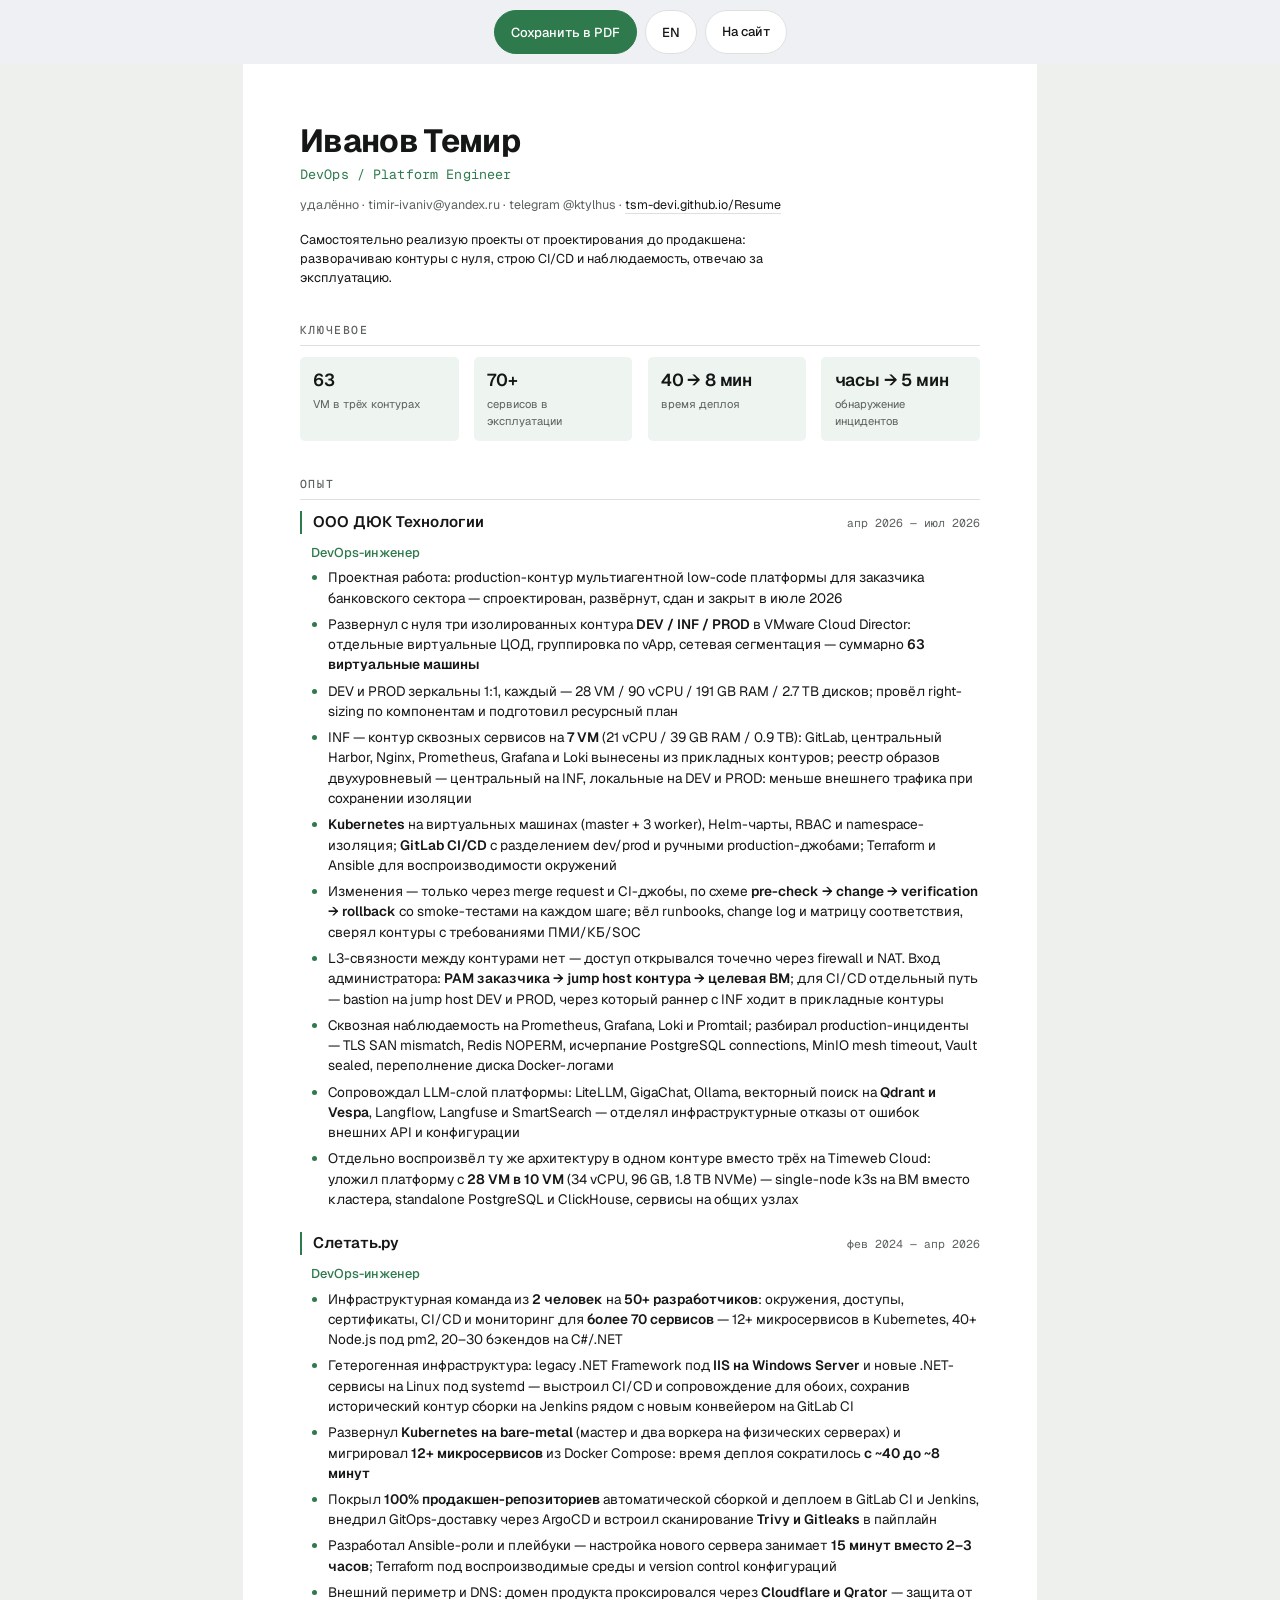
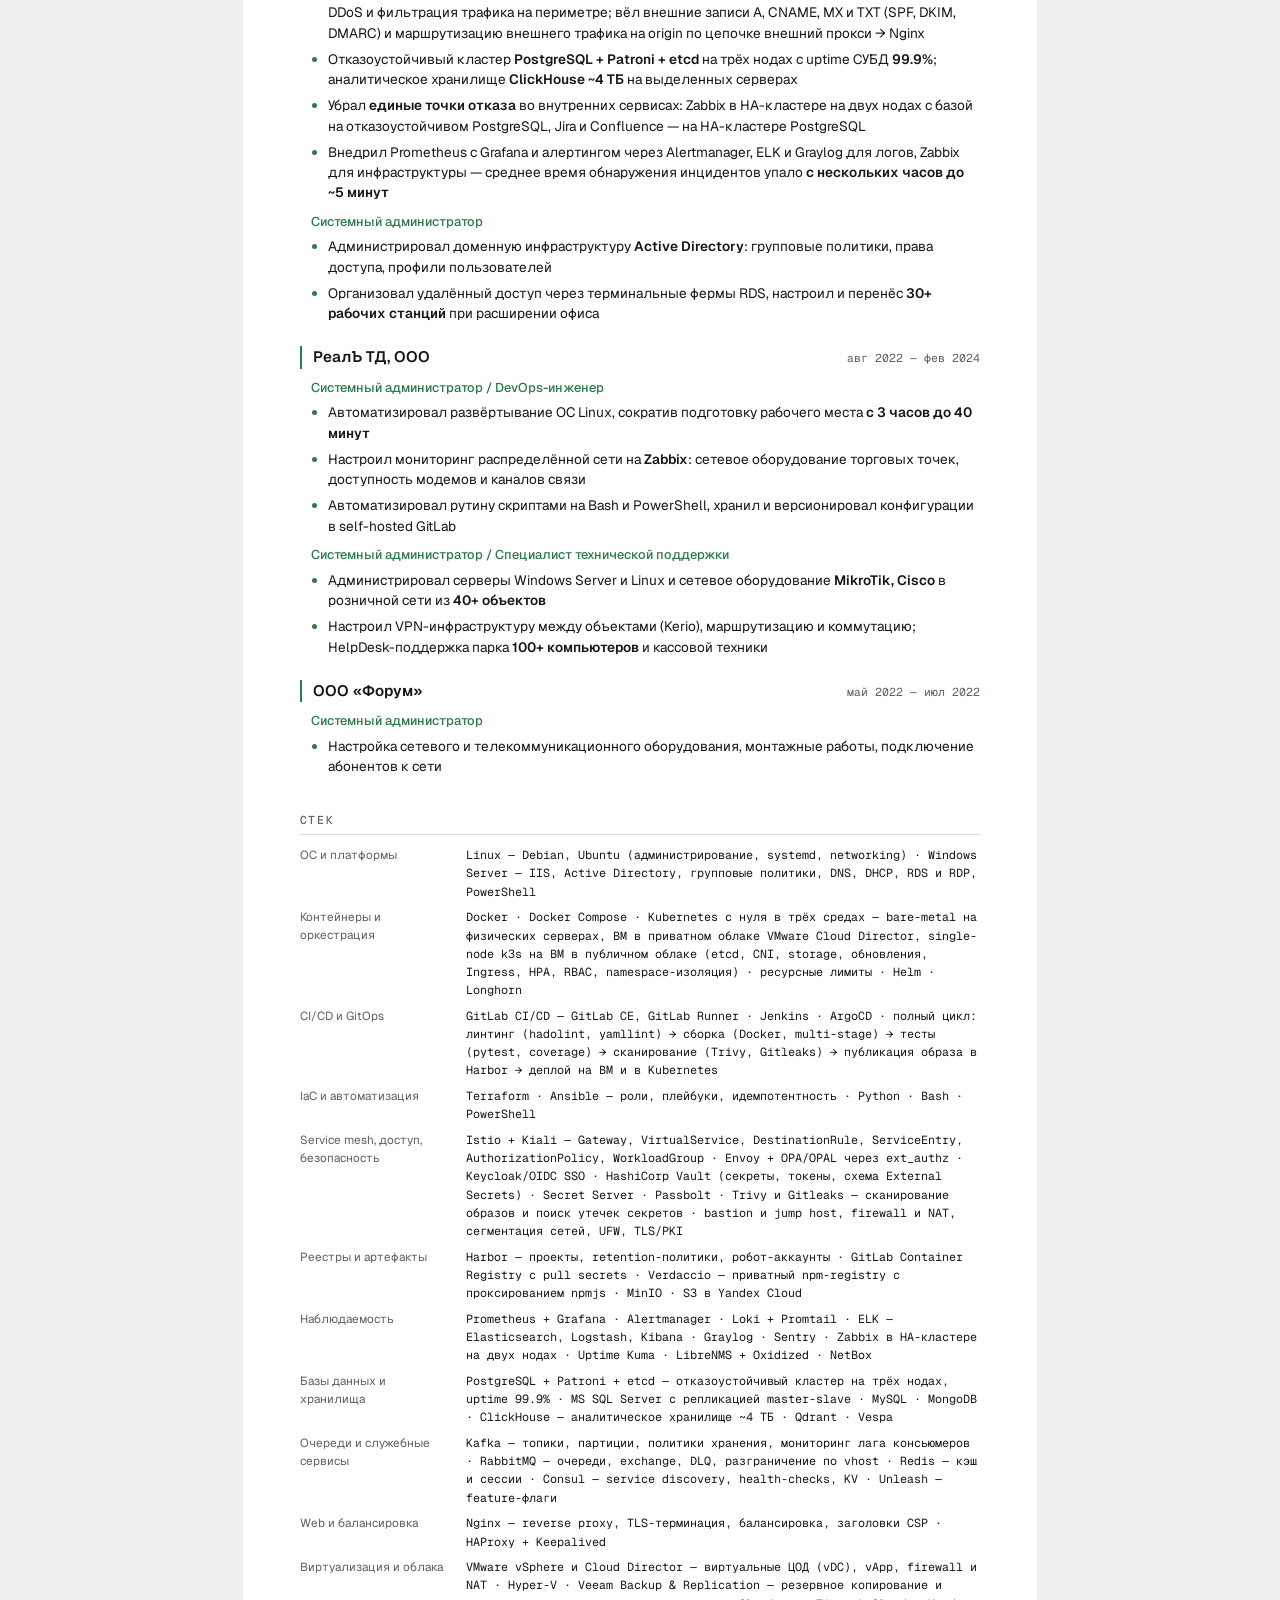
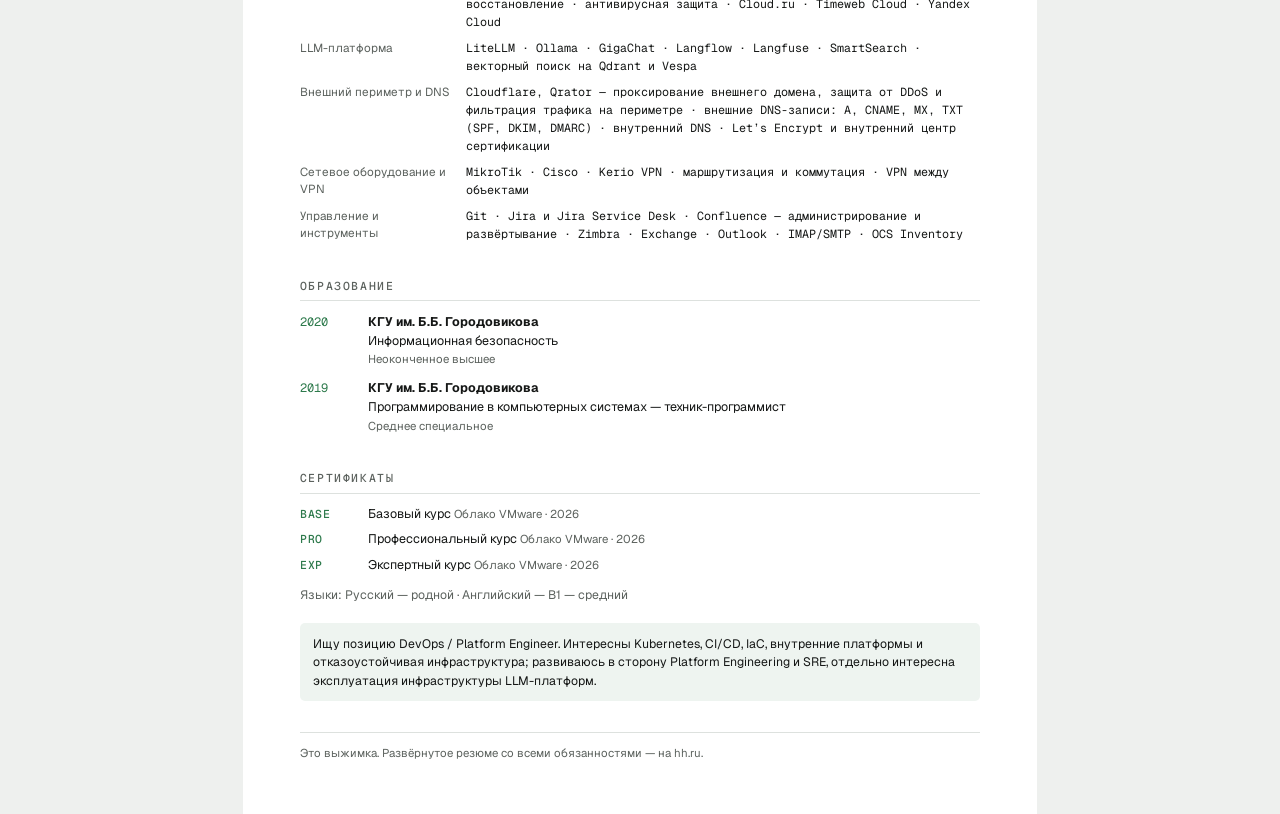
<file: cv.html>
<!DOCTYPE html>
<html lang="ru" id="root">
<head>
<meta charset="utf-8">
<title>Иванов Темир — DevOps-инженер</title>
<meta name="viewport" content="width=device-width, initial-scale=1">
<meta name="robots" content="noindex">
<link rel="icon" href="favicon-32.png">
<link rel="preconnect" href="https://fonts.googleapis.com">
<link rel="preconnect" href="https://fonts.gstatic.com" crossorigin>
<link rel="stylesheet" href="https://fonts.googleapis.com/css2?family=Geist:wght@400;500;600;700&family=Geist+Mono:wght@400;500&display=swap">
<style>
  :root {
    --ink:#151716; --mute:#5c625e; --line:#dde1de; --accent:#2e7a4c; --wash:#eef4f0;
    --ui:'Geist',-apple-system,BlinkMacSystemFont,'Segoe UI',sans-serif;
    --mono:'Geist Mono',ui-monospace,'SFMono-Regular',Consolas,monospace;
  }
  *{box-sizing:border-box}
  body{margin:0;background:#eef0ee;color:var(--ink);font-family:var(--ui);
       font-size:10.2pt;line-height:1.5;-webkit-font-smoothing:antialiased}
  .sheet{max-width:210mm;margin:0 auto;background:#fff;padding:16mm 15mm 14mm}
  h1{font-size:24pt;line-height:1.08;margin:0;letter-spacing:-.02em;font-weight:700}
  .role-line{font-family:var(--mono);font-size:10pt;color:var(--accent);
             margin:.35rem 0 0;letter-spacing:.01em}
  .meta{margin-top:.7rem;font-size:9.4pt;color:var(--mute)}
  .meta a{color:var(--ink);text-decoration:none;border-bottom:1px solid var(--line)}
  h2{font-family:var(--mono);font-size:8.6pt;letter-spacing:.14em;text-transform:uppercase;
     color:var(--mute);margin:9mm 0 3mm;padding-bottom:1.6mm;border-bottom:1px solid var(--line);
     font-weight:500}
  .facts{display:grid;grid-template-columns:repeat(auto-fit,minmax(38mm,1fr));gap:3mm 4mm}
  .fact{background:var(--wash);border-radius:5px;padding:3mm 3.5mm}
  .fact b{display:block;font-size:13pt;font-weight:600;letter-spacing:-.01em}
  .fact i{display:block;font-style:normal;font-size:8.4pt;color:var(--mute);margin-top:.6mm}
  .job{margin-bottom:6mm;break-inside:avoid}
  .job-h{display:flex;justify-content:space-between;align-items:baseline;gap:6mm;
         border-left:2px solid var(--accent);padding-left:3mm}
  .job-h h3{margin:0;font-size:11.4pt;font-weight:600}
  .per{font-family:var(--mono);font-size:8.6pt;color:var(--mute);white-space:nowrap}
  .role{padding-left:3mm;margin-top:2.4mm}
  .role-t{font-size:9.6pt;font-weight:500;color:var(--accent);margin-bottom:1.4mm}
  .role ul{margin:0;padding-left:4.4mm}
  .role li{margin-bottom:1.5mm}
  .role li::marker{color:var(--accent)}
  strong{font-weight:600}
  .srow{display:flex;gap:4mm;margin-bottom:2mm;break-inside:avoid}
  .sk{flex:0 0 40mm;font-size:8.8pt;color:var(--mute)}
  .sv{flex:1;font-family:var(--mono);font-size:8.8pt;line-height:1.55}
  .erow{display:flex;gap:4mm;margin-bottom:2.6mm;break-inside:avoid}
  .eyr{flex:0 0 14mm;font-family:var(--mono);font-size:9pt;color:var(--accent)}
  .ebody{font-size:9.4pt}
  .ebody i{font-style:normal;color:var(--mute);font-size:8.6pt}
  .crow{display:flex;gap:4mm;align-items:baseline;margin-bottom:1.8mm;break-inside:avoid}
  .cbadge{flex:0 0 14mm;font-family:var(--mono);font-size:8.6pt;font-weight:500;
          color:var(--accent);letter-spacing:.06em}
  .cbody{font-size:9.4pt}
  .cissuer{color:var(--mute);font-size:8.6pt}
  .langs{margin-top:3mm;font-size:9.2pt;color:var(--mute)}
  .about{margin:4mm 0 0;font-size:9.6pt;max-width:62ch}
  .goal{margin:5mm 0 0;padding:3mm 3.5mm;background:var(--wash);border-radius:5px;
        font-size:9.2pt}
  .foot{margin-top:8mm;padding-top:3mm;border-top:1px solid var(--line);
        font-size:8.6pt;color:var(--mute)}
  /* Панель управления на экране; на печати её нет. */
  .bar{position:sticky;top:0;z-index:5;display:flex;gap:8px;justify-content:center;
       padding:10px;background:rgba(238,240,244,.92);backdrop-filter:blur(8px)}
  .bar button,.bar a{font-family:var(--ui);font-size:13px;font-weight:500;
       padding:9px 16px;min-height:44px;display:inline-flex;align-items:center;
       border-radius:999px;border:1px solid var(--line);background:#fff;color:var(--ink);
       cursor:pointer;text-decoration:none}
  .bar button.primary{background:var(--accent);border-color:var(--accent);color:#fff}
  html:not(.lang-en) [data-lang="en"]{display:none}
  html.lang-en [data-lang="ru"]{display:none}
  /* Цель — два листа A4: интервалы подобраны под это. */
  @media print{
    @page{size:A4;margin:11mm}
    body{background:#fff;font-size:8.5pt;line-height:1.31}
    .sheet{max-width:none;padding:0;margin:0}
    .bar{display:none}
    h1{font-size:17pt}
    .role-line{font-size:8.6pt}
    .meta{margin-top:.3rem;font-size:8pt}
    h2{margin:2.9mm 0 1.2mm;font-size:7.4pt;padding-bottom:.9mm}
    .facts{grid-template-columns:repeat(4,1fr);gap:1.4mm}
    .fact{padding:1.6mm 2mm}
    .fact b{font-size:9.6pt}
    .fact i{font-size:6.9pt}
    .job{margin-bottom:2.6mm}
    .job-h h3{font-size:10pt}
    .per{font-size:7.8pt}
    .role{margin-top:1.2mm}
    .role-t{font-size:8.6pt;margin-bottom:.9mm}
    .role li{margin-bottom:.4mm}
    .srow{margin-bottom:.42mm}
    .sk{flex-basis:29mm;font-size:7.1pt}
    .sv{font-size:6.9pt;line-height:1.32}
    .erow{margin-bottom:1.2mm}
    .crow{margin-bottom:1mm}
    .cbody{font-size:8.4pt}
    .cbadge{flex-basis:12mm;font-size:8pt}
    .cissuer{font-size:7.8pt}
    .langs{margin-top:1.6mm;font-size:8pt}
    .ebody{font-size:8.4pt}
    .about{margin-top:1.7mm;font-size:8.1pt;max-width:none}
    .goal{margin-top:2mm;padding:1.5mm 2mm;font-size:7.6pt}
    .foot{margin-top:2.2mm;padding-top:1.5mm;font-size:7.2pt}
    a{color:inherit}
  }
</style>
</head>
<body>

<div class="bar">
  <button class="primary" id="print" type="button"><span data-lang="ru">Сохранить в PDF</span><span data-lang="en">Save as PDF</span></button>
  <button id="lang" type="button">EN</button>
  <a href="./"><span data-lang="ru">На сайт</span><span data-lang="en">Back to site</span></a>
</div>

<main class="sheet">
  <h1><span data-lang="ru">Иванов Темир</span><span data-lang="en">Ivanov Temir</span></h1>
  <div class="role-line">DevOps / Platform Engineer</div>
  <div class="meta">
    <span data-lang="ru">удалённо</span><span data-lang="en">remote</span> &middot; timir-ivaniv@yandex.ru &middot; telegram @ktylhus
    &middot; <a href="https://tsm-devi.github.io/Resume/">tsm-devi.github.io/Resume</a>
  </div>

  <p class="about"><span data-lang="ru">Самостоятельно реализую проекты от проектирования до продакшена: разворачиваю контуры с нуля, строю CI/CD и наблюдаемость, отвечаю за эксплуатацию.</span><span data-lang="en">I deliver projects end to end — building environments from scratch, setting up CI/CD and observability, and owning them in production.</span></p>

  <h2><span data-lang="ru">Ключевое</span><span data-lang="en">Key figures</span></h2>
  <div class="facts">
      <div class="fact"><b><span data-lang="ru">63</span><span data-lang="en">63</span></b><i data-lang="ru">VM в трёх контурах</i><i data-lang="en">VMs across three environments</i></div>
      <div class="fact"><b><span data-lang="ru">70+</span><span data-lang="en">70+</span></b><i data-lang="ru">сервисов в эксплуатации</i><i data-lang="en">services in operation</i></div>
      <div class="fact"><b><span data-lang="ru">40 → 8 мин</span><span data-lang="en">40 → 8 min</span></b><i data-lang="ru">время деплоя</i><i data-lang="en">deploy time</i></div>
      <div class="fact"><b><span data-lang="ru">часы → 5 мин</span><span data-lang="en">hours → 5 min</span></b><i data-lang="ru">обнаружение инцидентов</i><i data-lang="en">incident detection</i></div>
  </div>

  <h2><span data-lang="ru">Опыт</span><span data-lang="en">Experience</span></h2>
    <article class="job">
      <header class="job-h">
        <h3><span data-lang="ru">ООО ДЮК Технологии</span><span data-lang="en">DUC Technologies</span></h3>
        <span class="per"><span data-lang="ru">апр 2026 — июл 2026</span><span data-lang="en">Apr 2026 — Jul 2026</span></span>
      </header>
      <div class="role">
        <div class="role-t"><span data-lang="ru">DevOps-инженер</span><span data-lang="en">DevOps Engineer</span></div>
        <ul>
        <li><span data-lang="ru">Проектная работа: production-контур мультиагентной low-code платформы для заказчика банковского сектора — спроектирован, развёрнут, сдан и закрыт в июле 2026</span><span data-lang="en">Project work: the production environment of a multi-agent low-code platform for a banking-sector client — designed, deployed, handed over and closed in July 2026</span></li>
        <li><span data-lang="ru">Развернул с нуля три изолированных контура <strong>DEV / INF / PROD</strong> в VMware Cloud Director: отдельные виртуальные ЦОД, группировка по vApp, сетевая сегментация — суммарно <strong>63 виртуальные машины</strong></span><span data-lang="en">Built three isolated <strong>DEV / INF / PROD</strong> environments from scratch in VMware Cloud Director: separate virtual data centres, vApp grouping, network segmentation — <strong>63 virtual machines</strong> in total</span></li>
        <li><span data-lang="ru">DEV и PROD зеркальны 1:1, каждый — 28 VM / 90 vCPU / 191 GB RAM / 2.7 TB дисков; провёл right-sizing по компонентам и подготовил ресурсный план</span><span data-lang="en">DEV and PROD mirror each other 1:1, each 28 VMs / 90 vCPU / 191 GB RAM / 2.7 TB of disk; I right-sized the components and prepared the resource plan</span></li>
        <li><span data-lang="ru">INF — контур сквозных сервисов на <strong>7 VM</strong> (21 vCPU / 39 GB RAM / 0.9 TB): GitLab, центральный Harbor, Nginx, Prometheus, Grafana и Loki вынесены из прикладных контуров; реестр образов двухуровневый — центральный на INF, локальные на DEV и PROD: меньше внешнего трафика при сохранении изоляции</span><span data-lang="en">INF is the shared-services environment on <strong>7 VMs</strong> (21 vCPU / 39 GB RAM / 0.9 TB): GitLab, the central Harbor, Nginx, Prometheus, Grafana and Loki moved out of the application environments; the image registry is two-tier — central on INF, local ones on DEV and PROD: less external traffic while isolation holds</span></li>
        <li><span data-lang="ru"><strong>Kubernetes</strong> на виртуальных машинах (master + 3 worker), Helm-чарты, RBAC и namespace-изоляция; <strong>GitLab CI/CD</strong> с разделением dev/prod и ручными production-джобами; Terraform и Ansible для воспроизводимости окружений</span><span data-lang="en"><strong>Kubernetes</strong> on virtual machines (master + 3 workers), Helm charts, RBAC and namespace isolation; <strong>GitLab CI/CD</strong> with dev/prod separation and manual production jobs; Terraform and Ansible for reproducible environments</span></li>
        <li><span data-lang="ru">Изменения — только через merge request и CI-джобы, по схеме <strong>pre-check → change → verification → rollback</strong> со smoke-тестами на каждом шаге; вёл runbooks, change log и матрицу соответствия, сверял контуры с требованиями ПМИ/КБ/SOC</span><span data-lang="en">Changes went only through merge requests and CI jobs, following <strong>pre-check → change → verification → rollback</strong> with smoke tests at every step; kept runbooks, a change log and a compliance matrix, checking the environments against the client’s acceptance, security and SOC requirements</span></li>
        <li><span data-lang="ru">L3-связности между контурами нет — доступ открывался точечно через firewall и NAT. Вход администратора: <strong>PAM заказчика → jump host контура → целевая ВМ</strong>; для CI/CD отдельный путь — bastion на jump host DEV и PROD, через который раннер с INF ходит в прикладные контуры</span><span data-lang="en">There is no L3 connectivity between environments — access was opened per service through firewall and NAT. Admin path: <strong>the client’s PAM → the environment’s jump host → the target VM</strong>; CI/CD has its own route through a bastion on the DEV and PROD jump hosts, which the INF runner uses to reach them</span></li>
        <li><span data-lang="ru">Сквозная наблюдаемость на Prometheus, Grafana, Loki и Promtail; разбирал production-инциденты — TLS SAN mismatch, Redis NOPERM, исчерпание PostgreSQL connections, MinIO mesh timeout, Vault sealed, переполнение диска Docker-логами</span><span data-lang="en">End-to-end observability on Prometheus, Grafana, Loki and Promtail; handled production incidents — TLS SAN mismatch, Redis NOPERM, PostgreSQL connection exhaustion, MinIO mesh timeout, Vault sealed, disks filled by Docker logs</span></li>
        <li><span data-lang="ru">Сопровождал LLM-слой платформы: LiteLLM, GigaChat, Ollama, векторный поиск на <strong>Qdrant и Vespa</strong>, Langflow, Langfuse и SmartSearch — отделял инфраструктурные отказы от ошибок внешних API и конфигурации</span><span data-lang="en">Operated the platform’s LLM layer: LiteLLM, GigaChat, Ollama, vector search on <strong>Qdrant and Vespa</strong>, Langflow, Langfuse and SmartSearch — separating infrastructure failures from external API and configuration errors</span></li>
        <li><span data-lang="ru">Отдельно воспроизвёл ту же архитектуру в одном контуре вместо трёх на Timeweb Cloud: уложил платформу с <strong>28 VM в 10 VM</strong> (34 vCPU, 96 GB, 1.8 TB NVMe) — single-node k3s на ВМ вместо кластера, standalone PostgreSQL и ClickHouse, сервисы на общих узлах</span><span data-lang="en">Separately reproduced the same architecture in a single environment instead of three on Timeweb Cloud: fitted a platform of <strong>28 VMs into 10</strong> (34 vCPU, 96 GB, 1.8 TB NVMe) — single-node k3s on a VM instead of a cluster, standalone PostgreSQL and ClickHouse, services sharing nodes</span></li>
        </ul>
      </div>
    </article>
    <article class="job">
      <header class="job-h">
        <h3><span data-lang="ru">Слетать.ру</span><span data-lang="en">Sletat.ru</span></h3>
        <span class="per"><span data-lang="ru">фев 2024 — апр 2026</span><span data-lang="en">Feb 2024 — Apr 2026</span></span>
      </header>
      <div class="role">
        <div class="role-t"><span data-lang="ru">DevOps-инженер</span><span data-lang="en">DevOps Engineer</span></div>
        <ul>
        <li><span data-lang="ru">Инфраструктурная команда из <strong>2 человек</strong> на <strong>50+ разработчиков</strong>: окружения, доступы, сертификаты, CI/CD и мониторинг для <strong>более 70 сервисов</strong> — 12+ микросервисов в Kubernetes, 40+ Node.js под pm2, 20–30 бэкендов на C#/.NET</span><span data-lang="en">An infrastructure team of <strong>2</strong> serving <strong>50+ developers</strong>: environments, access, certificates, CI/CD and monitoring for <strong>70+ services</strong> — 12+ microservices in Kubernetes, 40+ Node.js under pm2, 20–30 C#/.NET backends</span></li>
        <li><span data-lang="ru">Гетерогенная инфраструктура: legacy .NET Framework под <strong>IIS на Windows Server</strong> и новые .NET-сервисы на Linux под systemd — выстроил CI/CD и сопровождение для обоих, сохранив исторический контур сборки на Jenkins рядом с новым конвейером на GitLab CI</span><span data-lang="en">Heterogeneous infrastructure: legacy .NET Framework under <strong>IIS on Windows Server</strong> and new .NET services on Linux under systemd — built CI/CD and support for both, keeping the historical Jenkins build path alongside the new GitLab CI pipeline</span></li>
        <li><span data-lang="ru">Развернул <strong>Kubernetes на bare-metal</strong> (мастер и два воркера на физических серверах) и мигрировал <strong>12+ микросервисов</strong> из Docker Compose: время деплоя сократилось <strong>с ~40 до ~8 минут</strong></span><span data-lang="en">Deployed <strong>bare-metal Kubernetes</strong> (a master and two workers on physical servers) and migrated <strong>12+ microservices</strong> off Docker Compose: deploy time dropped <strong>from ~40 to ~8 minutes</strong></span></li>
        <li><span data-lang="ru">Покрыл <strong>100% продакшен-репозиториев</strong> автоматической сборкой и деплоем в GitLab CI и Jenkins, внедрил GitOps-доставку через ArgoCD и встроил сканирование <strong>Trivy и Gitleaks</strong> в пайплайн</span><span data-lang="en">Covered <strong>100% of production repositories</strong> with automated build and deploy in GitLab CI and Jenkins, introduced GitOps delivery through ArgoCD and built <strong>Trivy and Gitleaks</strong> scanning into the pipeline</span></li>
        <li><span data-lang="ru">Разработал Ansible-роли и плейбуки — настройка нового сервера занимает <strong>15 минут вместо 2–3 часов</strong>; Terraform под воспроизводимые среды и version control конфигураций</span><span data-lang="en">Wrote Ansible roles and playbooks — a new server is set up in <strong>15 minutes instead of 2–3 hours</strong>; Terraform for reproducible environments and configuration version control</span></li>
        <li><span data-lang="ru">Внешний периметр и DNS: домен продукта проксировался через <strong>Cloudflare и Qrator</strong> — защита от DDoS и фильтрация трафика на периметре; вёл внешние записи A, CNAME, MX и TXT (SPF, DKIM, DMARC) и маршрутизацию внешнего трафика на origin по цепочке внешний прокси → Nginx</span><span data-lang="en">External perimeter and DNS: the product domain was proxied through <strong>Cloudflare and Qrator</strong> — DDoS protection and edge traffic filtering; I maintained the external A, CNAME, MX and TXT records (SPF, DKIM, DMARC) and the routing of external traffic to origin along the chain external proxy → Nginx</span></li>
        <li><span data-lang="ru">Отказоустойчивый кластер <strong>PostgreSQL + Patroni + etcd</strong> на трёх нодах с uptime СУБД <strong>99.9%</strong>; аналитическое хранилище <strong>ClickHouse ~4 ТБ</strong> на выделенных серверах</span><span data-lang="en">A fault-tolerant <strong>PostgreSQL + Patroni + etcd</strong> cluster on three nodes with <strong>99.9%</strong> database uptime; a <strong>ClickHouse</strong> analytics store of <strong>~4 TB</strong> on dedicated servers</span></li>
        <li><span data-lang="ru">Убрал <strong>единые точки отказа</strong> во внутренних сервисах: Zabbix в HA-кластере на двух нодах с базой на отказоустойчивом PostgreSQL, Jira и Confluence — на HA-кластере PostgreSQL</span><span data-lang="en">Removed <strong>single points of failure</strong> in internal services: Zabbix as a two-node HA cluster on fault-tolerant PostgreSQL, Jira and Confluence on the HA PostgreSQL cluster</span></li>
        <li><span data-lang="ru">Внедрил Prometheus с Grafana и алертингом через Alertmanager, ELK и Graylog для логов, Zabbix для инфраструктуры — среднее время обнаружения инцидентов упало <strong>с нескольких часов до ~5 минут</strong></span><span data-lang="en">Introduced Prometheus with Grafana and Alertmanager alerting, ELK and Graylog for logs, Zabbix for infrastructure — mean time to detect incidents fell <strong>from several hours to ~5 minutes</strong></span></li>
        </ul>
      </div>
      <div class="role">
        <div class="role-t"><span data-lang="ru">Системный администратор</span><span data-lang="en">System Administrator</span></div>
        <ul>
        <li><span data-lang="ru">Администрировал доменную инфраструктуру <strong>Active Directory</strong>: групповые политики, права доступа, профили пользователей</span><span data-lang="en">Administered the <strong>Active Directory</strong> domain: group policies, access rights, user profiles</span></li>
        <li><span data-lang="ru">Организовал удалённый доступ через терминальные фермы RDS, настроил и перенёс <strong>30+ рабочих станций</strong> при расширении офиса</span><span data-lang="en">Set up remote access through RDS terminal farms, configured and relocated <strong>30+ workstations</strong> during an office expansion</span></li>
        </ul>
      </div>
    </article>
    <article class="job">
      <header class="job-h">
        <h3><span data-lang="ru">РеалЪ ТД, ООО</span><span data-lang="en">Real TD</span></h3>
        <span class="per"><span data-lang="ru">авг 2022 — фев 2024</span><span data-lang="en">Aug 2022 — Feb 2024</span></span>
      </header>
      <div class="role">
        <div class="role-t"><span data-lang="ru">Системный администратор / DevOps-инженер</span><span data-lang="en">System Administrator / DevOps Engineer</span></div>
        <ul>
        <li><span data-lang="ru">Автоматизировал развёртывание ОС Linux, сократив подготовку рабочего места <strong>с 3 часов до 40 минут</strong></span><span data-lang="en">Automated Linux OS provisioning, cutting workstation setup <strong>from 3 hours to 40 minutes</strong></span></li>
        <li><span data-lang="ru">Настроил мониторинг распределённой сети на <strong>Zabbix</strong>: сетевое оборудование торговых точек, доступность модемов и каналов связи</span><span data-lang="en">Set up monitoring of a distributed network on <strong>Zabbix</strong>: retail-site network equipment, modem and link availability</span></li>
        <li><span data-lang="ru">Автоматизировал рутину скриптами на Bash и PowerShell, хранил и версионировал конфигурации в self-hosted GitLab</span><span data-lang="en">Automated routine work with Bash and PowerShell scripts, keeping configurations versioned in a self-hosted GitLab</span></li>
        </ul>
      </div>
      <div class="role">
        <div class="role-t"><span data-lang="ru">Системный администратор / Специалист технической поддержки</span><span data-lang="en">System Administrator / Technical Support Specialist</span></div>
        <ul>
        <li><span data-lang="ru">Администрировал серверы Windows Server и Linux и сетевое оборудование <strong>MikroTik, Cisco</strong> в розничной сети из <strong>40+ объектов</strong></span><span data-lang="en">Administered Windows Server and Linux servers and <strong>MikroTik, Cisco</strong> network equipment across a retail network of <strong>40+ sites</strong></span></li>
        <li><span data-lang="ru">Настроил VPN-инфраструктуру между объектами (Kerio), маршрутизацию и коммутацию; HelpDesk-поддержка парка <strong>100+ компьютеров</strong> и кассовой техники</span><span data-lang="en">Built the site-to-site VPN infrastructure (Kerio), routing and switching; HelpDesk support for a fleet of <strong>100+ computers</strong> and POS equipment</span></li>
        </ul>
      </div>
    </article>
    <article class="job">
      <header class="job-h">
        <h3><span data-lang="ru">ООО «Форум»</span><span data-lang="en">Forum</span></h3>
        <span class="per"><span data-lang="ru">май 2022 — июл 2022</span><span data-lang="en">May 2022 — Jul 2022</span></span>
      </header>
      <div class="role">
        <div class="role-t"><span data-lang="ru">Системный администратор</span><span data-lang="en">System Administrator</span></div>
        <ul>
        <li><span data-lang="ru">Настройка сетевого и телекоммуникационного оборудования, монтажные работы, подключение абонентов к сети</span><span data-lang="en">Configuration of network and telecom equipment, installation work, connecting subscribers to the network</span></li>
        </ul>
      </div>
    </article>

  <h2><span data-lang="ru">Стек</span><span data-lang="en">Stack</span></h2>
      <div class="srow"><span class="sk"><span data-lang="ru">ОС и платформы</span><span data-lang="en">OS & platforms</span></span><span class="sv"><span data-lang="ru">Linux — Debian, Ubuntu (администрирование, systemd, networking) · Windows Server — IIS, Active Directory, групповые политики, DNS, DHCP, RDS и RDP, PowerShell</span><span data-lang="en">Linux — Debian, Ubuntu (administration, systemd, networking) · Windows Server — IIS, Active Directory, group policies, DNS, DHCP, RDS and RDP, PowerShell</span></span></div>
      <div class="srow"><span class="sk"><span data-lang="ru">Контейнеры и оркестрация</span><span data-lang="en">Containers & orchestration</span></span><span class="sv"><span data-lang="ru">Docker · Docker Compose · Kubernetes с нуля в трёх средах — bare-metal на физических серверах, ВМ в приватном облаке VMware Cloud Director, single-node k3s на ВМ в публичном облаке (etcd, CNI, storage, обновления, Ingress, HPA, RBAC, namespace-изоляция) · ресурсные лимиты · Helm · Longhorn</span><span data-lang="en">Docker · Docker Compose · Kubernetes from scratch in three environments — bare metal on physical servers, VMs in a private VMware Cloud Director cloud, single-node k3s on a VM in a public cloud (etcd, CNI, storage, upgrades, Ingress, HPA, RBAC, namespace isolation) · resource limits · Helm · Longhorn</span></span></div>
      <div class="srow"><span class="sk"><span data-lang="ru">CI/CD и GitOps</span><span data-lang="en">CI/CD & GitOps</span></span><span class="sv"><span data-lang="ru">GitLab CI/CD — GitLab CE, GitLab Runner · Jenkins · ArgoCD · полный цикл: линтинг (hadolint, yamllint) → сборка (Docker, multi-stage) → тесты (pytest, coverage) → сканирование (Trivy, Gitleaks) → публикация образа в Harbor → деплой на ВМ и в Kubernetes</span><span data-lang="en">GitLab CI/CD — GitLab CE, GitLab Runner · Jenkins · ArgoCD · full cycle: linting (hadolint, yamllint) → build (Docker, multi-stage) → tests (pytest, coverage) → scanning (Trivy, Gitleaks) → image publishing to Harbor → deploy to VMs and Kubernetes</span></span></div>
      <div class="srow"><span class="sk"><span data-lang="ru">IaC и автоматизация</span><span data-lang="en">IaC & automation</span></span><span class="sv"><span data-lang="ru">Terraform · Ansible — роли, плейбуки, идемпотентность · Python · Bash · PowerShell</span><span data-lang="en">Terraform · Ansible — roles, playbooks, idempotency · Python · Bash · PowerShell</span></span></div>
      <div class="srow"><span class="sk"><span data-lang="ru">Service mesh, доступ, безопасность</span><span data-lang="en">Service mesh, access, security</span></span><span class="sv"><span data-lang="ru">Istio + Kiali — Gateway, VirtualService, DestinationRule, ServiceEntry, AuthorizationPolicy, WorkloadGroup · Envoy + OPA/OPAL через ext_authz · Keycloak/OIDC SSO · HashiCorp Vault (секреты, токены, схема External Secrets) · Secret Server · Passbolt · Trivy и Gitleaks — сканирование образов и поиск утечек секретов · bastion и jump host, firewall и NAT, сегментация сетей, UFW, TLS/PKI</span><span data-lang="en">Istio + Kiali — Gateway, VirtualService, DestinationRule, ServiceEntry, AuthorizationPolicy, WorkloadGroup · Envoy + OPA/OPAL through ext_authz · Keycloak/OIDC SSO · HashiCorp Vault (secrets, tokens, External Secrets design) · Secret Server · Passbolt · Trivy and Gitleaks — image scanning and secret-leak detection · bastion and jump host, firewall and NAT, network segmentation, UFW, TLS/PKI</span></span></div>
      <div class="srow"><span class="sk"><span data-lang="ru">Реестры и артефакты</span><span data-lang="en">Registries & artifacts</span></span><span class="sv"><span data-lang="ru">Harbor — проекты, retention-политики, робот-аккаунты · GitLab Container Registry с pull secrets · Verdaccio — приватный npm-registry с проксированием npmjs · MinIO · S3 в Yandex Cloud</span><span data-lang="en">Harbor — projects, retention policies, robot accounts · GitLab Container Registry with pull secrets · Verdaccio — a private npm registry proxying npmjs · MinIO · S3 in Yandex Cloud</span></span></div>
      <div class="srow"><span class="sk"><span data-lang="ru">Наблюдаемость</span><span data-lang="en">Observability</span></span><span class="sv"><span data-lang="ru">Prometheus + Grafana · Alertmanager · Loki + Promtail · ELK — Elasticsearch, Logstash, Kibana · Graylog · Sentry · Zabbix в HA-кластере на двух нодах · Uptime Kuma · LibreNMS + Oxidized · NetBox</span><span data-lang="en">Prometheus + Grafana · Alertmanager · Loki + Promtail · ELK — Elasticsearch, Logstash, Kibana · Graylog · Sentry · Zabbix in a two-node HA cluster · Uptime Kuma · LibreNMS + Oxidized · NetBox</span></span></div>
      <div class="srow"><span class="sk"><span data-lang="ru">Базы данных и хранилища</span><span data-lang="en">Databases & storage</span></span><span class="sv"><span data-lang="ru">PostgreSQL + Patroni + etcd — отказоустойчивый кластер на трёх нодах, uptime 99.9% · MS SQL Server с репликацией master-slave · MySQL · MongoDB · ClickHouse — аналитическое хранилище ~4 ТБ · Qdrant · Vespa</span><span data-lang="en">PostgreSQL + Patroni + etcd — a fault-tolerant three-node cluster, 99.9% uptime · MS SQL Server with master-slave replication · MySQL · MongoDB · ClickHouse — a ~4 TB analytics store · Qdrant · Vespa</span></span></div>
      <div class="srow"><span class="sk"><span data-lang="ru">Очереди и служебные сервисы</span><span data-lang="en">Messaging & platform services</span></span><span class="sv"><span data-lang="ru">Kafka — топики, партиции, политики хранения, мониторинг лага консьюмеров · RabbitMQ — очереди, exchange, DLQ, разграничение по vhost · Redis — кэш и сессии · Consul — service discovery, health-checks, KV · Unleash — feature-флаги</span><span data-lang="en">Kafka — topics, partitions, retention policies, consumer lag monitoring · RabbitMQ — queues, exchanges, DLQ, access separation by vhost · Redis — cache and sessions · Consul — service discovery, health checks, KV · Unleash — feature flags</span></span></div>
      <div class="srow"><span class="sk"><span data-lang="ru">Web и балансировка</span><span data-lang="en">Web & load balancing</span></span><span class="sv"><span data-lang="ru">Nginx — reverse proxy, TLS-терминация, балансировка, заголовки CSP · HAProxy + Keepalived</span><span data-lang="en">Nginx — reverse proxy, TLS termination, load balancing, CSP headers · HAProxy + Keepalived</span></span></div>
      <div class="srow"><span class="sk"><span data-lang="ru">Виртуализация и облака</span><span data-lang="en">Virtualization & clouds</span></span><span class="sv"><span data-lang="ru">VMware vSphere и Cloud Director — виртуальные ЦОД (vDC), vApp, firewall и NAT · Hyper-V · Veeam Backup &amp; Replication — резервное копирование и восстановление · антивирусная защита · Cloud.ru · Timeweb Cloud · Yandex Cloud</span><span data-lang="en">VMware vSphere and Cloud Director — virtual data centres (vDC), vApp, firewall and NAT · Hyper-V · Veeam Backup &amp; Replication — backup and restore · antivirus protection · Cloud.ru · Timeweb Cloud · Yandex Cloud</span></span></div>
      <div class="srow"><span class="sk"><span data-lang="ru">LLM-платформа</span><span data-lang="en">LLM platform</span></span><span class="sv"><span data-lang="ru">LiteLLM · Ollama · GigaChat · Langflow · Langfuse · SmartSearch · векторный поиск на Qdrant и Vespa</span><span data-lang="en">LiteLLM · Ollama · GigaChat · Langflow · Langfuse · SmartSearch · vector search on Qdrant and Vespa</span></span></div>
      <div class="srow"><span class="sk"><span data-lang="ru">Внешний периметр и DNS</span><span data-lang="en">External perimeter & DNS</span></span><span class="sv"><span data-lang="ru">Cloudflare, Qrator — проксирование внешнего домена, защита от DDoS и фильтрация трафика на периметре · внешние DNS-записи: A, CNAME, MX, TXT (SPF, DKIM, DMARC) · внутренний DNS · Let’s Encrypt и внутренний центр сертификации</span><span data-lang="en">Cloudflare, Qrator — external domain proxying, DDoS protection and edge traffic filtering · external DNS records: A, CNAME, MX, TXT (SPF, DKIM, DMARC) · internal DNS · Let’s Encrypt and an internal certificate authority</span></span></div>
      <div class="srow"><span class="sk"><span data-lang="ru">Сетевое оборудование и VPN</span><span data-lang="en">Network equipment & VPN</span></span><span class="sv"><span data-lang="ru">MikroTik · Cisco · Kerio VPN · маршрутизация и коммутация · VPN между объектами</span><span data-lang="en">MikroTik · Cisco · Kerio VPN · routing and switching · site-to-site VPN</span></span></div>
      <div class="srow"><span class="sk"><span data-lang="ru">Управление и инструменты</span><span data-lang="en">Management & tools</span></span><span class="sv"><span data-lang="ru">Git · Jira и Jira Service Desk · Confluence — администрирование и развёртывание · Zimbra · Exchange · Outlook · IMAP/SMTP · OCS Inventory</span><span data-lang="en">Git · Jira and Jira Service Desk · Confluence — administration and deployment · Zimbra · Exchange · Outlook · IMAP/SMTP · OCS Inventory</span></span></div>

  <h2><span data-lang="ru">Образование</span><span data-lang="en">Education</span></h2>
      <div class="erow">
        <span class="eyr">2020</span>
        <span class="ebody"><b><span data-lang="ru">КГУ им. Б.Б. Городовикова</span><span data-lang="en">Kalmyk State University</span></b><br><span data-lang="ru">Информационная безопасность</span><span data-lang="en">Information Security</span><br><i><span data-lang="ru">Неоконченное высшее</span><span data-lang="en">Incomplete higher education</span></i></span>
      </div>
      <div class="erow">
        <span class="eyr">2019</span>
        <span class="ebody"><b><span data-lang="ru">КГУ им. Б.Б. Городовикова</span><span data-lang="en">Kalmyk State University</span></b><br><span data-lang="ru">Программирование в компьютерных системах — техник-программист</span><span data-lang="en">Computer Systems Programming — programmer technician</span><br><i><span data-lang="ru">Среднее специальное</span><span data-lang="en">Vocational education</span></i></span>
      </div>

  <h2><span data-lang="ru">Сертификаты</span><span data-lang="en">Certifications</span></h2>
      <div class="crow">
        <span class="cbadge">BASE</span>
        <span class="cbody"><span data-lang="ru">Базовый курс</span><span data-lang="en">Foundational course</span> <span class="cissuer"><span data-lang="ru">Облако VMware · 2026</span><span data-lang="en">VMware Cloud · 2026</span></span></span>
      </div>
      <div class="crow">
        <span class="cbadge">PRO</span>
        <span class="cbody"><span data-lang="ru">Профессиональный курс</span><span data-lang="en">Professional course</span> <span class="cissuer"><span data-lang="ru">Облако VMware · 2026</span><span data-lang="en">VMware Cloud · 2026</span></span></span>
      </div>
      <div class="crow">
        <span class="cbadge">EXP</span>
        <span class="cbody"><span data-lang="ru">Экспертный курс</span><span data-lang="en">Expert course</span> <span class="cissuer"><span data-lang="ru">Облако VMware · 2026</span><span data-lang="en">VMware Cloud · 2026</span></span></span>
      </div>
  <div class="langs"><span data-lang="ru">Языки</span><span data-lang="en">Languages</span>: <span data-lang="ru">Русский</span><span data-lang="en">Russian</span> — <span data-lang="ru">родной</span><span data-lang="en">native</span> &middot; <span data-lang="ru">Английский</span><span data-lang="en">English</span> — <span data-lang="ru">B1 — средний</span><span data-lang="en">B1 — intermediate</span></div>

  <p class="goal"><span data-lang="ru">Ищу позицию DevOps / Platform Engineer. Интересны Kubernetes, CI/CD, IaC, внутренние платформы и отказоустойчивая инфраструктура; развиваюсь в сторону Platform Engineering и SRE, отдельно интересна эксплуатация инфраструктуры LLM-платформ.</span><span data-lang="en">Looking for a DevOps / Platform Engineer role. Interested in Kubernetes, CI/CD, IaC, internal platforms and fault-tolerant infrastructure; growing towards Platform Engineering and SRE, with a particular interest in running LLM-platform infrastructure.</span></p>

  <div class="foot"><span data-lang="ru">Это выжимка. Развёрнутое резюме со всеми обязанностями — на hh.ru.</span><span data-lang="en">This is a summary. The full resume with every responsibility is on hh.ru.</span></div>
</main>

<script>
  // Язык берём из адреса, чтобы ссылка с сайта открывала нужную версию.
  var root = document.getElementById('root');
  function setLang(l) {
    root.classList.toggle('lang-en', l === 'en');
    root.lang = l;
    document.getElementById('lang').textContent = l === 'en' ? 'RU' : 'EN';
    document.title = l === 'en'
      ? 'Ivanov Temir \u2014 DevOps Engineer'
      : '\u0418\u0432\u0430\u043d\u043e\u0432 \u0422\u0435\u043c\u0438\u0440 \u2014 DevOps-\u0438\u043d\u0436\u0435\u043d\u0435\u0440';
  }
  var q = new URLSearchParams(location.search).get('lang');
  var cur = q === 'en' ? 'en' : 'ru';
  setLang(cur);
  document.getElementById('lang').addEventListener('click', function () {
    cur = cur === 'ru' ? 'en' : 'ru';
    setLang(cur);
    var u = new URL(location.href);
    if (cur === 'en') u.searchParams.set('lang', 'en'); else u.searchParams.delete('lang');
    history.replaceState(null, '', u);
  });
  document.getElementById('print').addEventListener('click', function () { window.print(); });
</script>
</body>
</html>
</file>
<file: style.css>
/* Graphite — нейтральный графит и один акцент: зелёный «healthy». */

*, *::before, *::after { box-sizing: border-box; margin: 0; padding: 0; }

:root { color-scheme: dark; }

:root {
  /* ── Поверхности: нейтральный графит, без синевы ── */
  --canvas:  #0e1011;   /* фон страницы и самая глубокая поверхность */
  --plate:   #24282a;   /* приподнятые панели, заливка вторичных кнопок */

  /* ── Текст по ступеням: ice → frost → moon → fog ── */
  --ice:     #eef0ee;
  --frost:   #e1e4e1;
  --moon:    #c4c9c5;
  --fog:     #8d948f;
  --white:   #f7f9f7;   /* самый яркий текст — не обязательно белый */

  /* ── Акцент — один ── */
  --accent:    #4fae7c;   /* заливки: кнопки, полоса прогресса, выделение */
  --accent-lt: #6cc493;   /* текст, иконки и тонкие линии на тёмном фоне */
  --on-accent: #0e1011;   /* текст поверх акцентной заливки: белый на ней 2.7:1 */
  /* Успех совпадает с акцентом: здесь зелёный и значит «всё работает». */
  --ok:    #4fae7c;
  --ok-lt: #6cc493;

  /* ── Границы — волосяные линии того же нейтрального тона ── */
  --edge:    rgba(238,240,238,.09);
  --edge-lt: rgba(238,240,238,.17);
  --lum:     rgba(238,240,238,.06);

  /* ── Подъём: тонкий верхний блик и тень в тон фона, без внутреннего сияния ── */
  --glass-card:
    inset 0 1px 1px rgba(238,240,238,.07),
    0 24px 32px rgba(5,6,7,.55);
  --glass-float:
    inset 0 1px 1px rgba(238,240,238,.09),
    0 16px 32px rgba(0,0,0,.3);
  /* Не размытое свечение, а чёткое кольцо — как у индикатора статуса. */
  --halo: 0 0 0 3px rgba(108,196,147,.16);

  /* ── Шрифты: Geist и Geist Mono, с кириллицей ── */
  --font-ui: 'Geist', -apple-system, BlinkMacSystemFont, 'Segoe UI', sans-serif;
  --font-display: 'Geist', -apple-system, BlinkMacSystemFont, 'Segoe UI', sans-serif;
  --font-mono: 'Geist Mono', ui-monospace, monospace;

  /* ── Shapes ── */
  --r-card: 16px;
  --r-input: 6px;
  --r-pill: 999px;

  /* ── Слои: ступени названы по роли ── */
  --z-under:   -1;   /* фон под контентом */
  --z-base:     1;   /* содержимое над декором секции */
  --z-float:   20;   /* всплывающее внутри секции */
  --z-fab:     99;   /* кнопка «наверх» */
  --z-menu:   199;   /* выпадающее меню под шапкой */
  --z-nav:    200;   /* шапка */
  --z-rail:   300;   /* полоса прогресса поверх шапки */
  --z-skip:   500;   /* skip-ссылка — выше всего */

  /* ── Длительности: три ступени отклика ── */
  --t-fast: .15s;
  --t-base: .2s;
  --t-slow: .3s;

  /* ── Layout: base unit 4px ── */
  --page-max: 1200px;
  --card-pad: 24px;
  --prose: 60ch;      /* удобная длина строки */
}

/* Заголовок для структуры документа, визуально скрыт: секция контактов оформлена как терминал. */
.sr-only {
  position: absolute; width: 1px; height: 1px;
  padding: 0; margin: -1px; overflow: hidden;
  clip: rect(0 0 0 0); clip-path: inset(50%); white-space: nowrap;
}

/* ── SKIP LINK ── */
.skip-link {
  position: fixed; top: -100px; left: 1rem; z-index: var(--z-skip);
  background: var(--accent); color: var(--on-accent);
  border: none; padding: 12px 24px; border-radius: var(--r-pill);
  font-family: var(--font-ui); font-size: 14px; font-weight: 500;
  transition: top .2s;
}
.skip-link:focus { top: 1rem; }

section[id] { scroll-margin-top: 96px; }

/* Поля учитывают системные отступы телефонов с вырезом. */
@supports (padding: env(safe-area-inset-left)) {
  .container, nav, #cta {
    padding-left: max(2rem, env(safe-area-inset-left));
    padding-right: max(2rem, env(safe-area-inset-right));
  }
  footer { padding-bottom: max(2rem, env(safe-area-inset-bottom)); }
}
button, a { touch-action: manipulation; -webkit-tap-highlight-color: rgba(79,174,124,.25); }

/* ── CANVAS ── */
html { scroll-behavior: smooth; overflow-x: hidden; background: var(--canvas); }
body {
  font-family: var(--font-ui);
  font-size: 16px; line-height: 1.5; letter-spacing: -.01em;
  background: none;              /* фон держит html */
  color: var(--moon);
  min-height: 100vh; overflow-x: hidden; position: relative;
  -webkit-font-smoothing: antialiased;
  animation: fadeInBody .45s ease both;
}
@keyframes fadeInBody { from { opacity: 0; } to { opacity: 1; } }


::selection { background: rgba(79,174,124,.45); color: var(--white); }

a { color: var(--frost); text-decoration: none; }
a:hover { text-decoration: underline; text-underline-offset: 4px; }

code { font-family: var(--font-mono); }

/* ── NAV ── */
nav {
  position: sticky; top: 0; z-index: var(--z-nav);
  background: var(--canvas);
  border-bottom: 1px solid var(--edge);
  padding: 0 2rem;
  display: flex; align-items: center; justify-content: space-between;
  height: 68px;
  transition: box-shadow .3s;
}
nav.scrolled { box-shadow: 0 16px 32px rgba(0,0,0,.3); }

@keyframes pulse-dot { 0%, 100% { opacity: 1; } 50% { opacity: .35; } }

.nav-links { display: flex; gap: .25rem; list-style: none; }
/* Кнопки шапки прижаты вправо явно, независимо от числа соседей. */
.nav-controls { margin-left: auto; }
.nav-links a {
  color: var(--fog); font-size: 14px; font-weight: 400;
  padding: 8px 14px; border-radius: var(--r-pill);
  transition: color .2s, background .2s;
  text-decoration: none;
}
.nav-links a:hover { color: var(--frost); background: var(--lum); text-decoration: none; }
.nav-links a.active {
  color: var(--white); background: var(--lum);
  box-shadow: inset 0 1px 1px rgba(238,240,238,.2);
}

/* ── LAYOUT ── */
.container { max-width: var(--page-max); margin: 0 auto; padding: 0 2rem; }
section { padding: clamp(3.5rem, 9vw, 120px) 0; }

/* ── SECTION TITLE — по левому краю, как первый экран ── */
.sec-title { margin-bottom: 3rem; text-align: left; }
.sec-title > span[data-lang] {
  display: flex; flex-direction: column; align-items: flex-start;
  gap: .7rem;
  font-family: var(--font-display);
  font-size: clamp(1.9rem, 4.2vw, 44px);
  font-weight: 500; line-height: 1.16; letter-spacing: -.01em;
  color: var(--ice);
  text-wrap: balance;
}
.sec-title .sub {
  order: -1;
  font-family: var(--font-mono);
  font-size: 13px; letter-spacing: 0;
  color: var(--fog);
  line-height: 1.2;
}

/* ── HERO ── */
#hero {
  padding: clamp(3rem, 8vw, 104px) 0 clamp(3rem, 7vw, 96px);
  position: relative;
}
#hero > * { position: relative; z-index: var(--z-base); }
/* Точечная «миллиметровка» за первым экраном: статичная, гаснет к краям. */
#hero::before {
  content: ''; position: absolute; z-index: 0; pointer-events: none;
  top: -40px; bottom: 0; left: calc(50% - 50vw); width: 100vw;
  background-image: radial-gradient(rgba(238,240,238,.16) 1px, transparent 1.3px);
  background-size: 22px 22px;
  -webkit-mask-image: radial-gradient(ellipse 62% 70% at 32% 34%, #000 18%, transparent 72%);
          mask-image: radial-gradient(ellipse 62% 70% at 32% 34%, #000 18%, transparent 72%);
}


.hero-grid {
  display: grid;
  grid-template-columns: minmax(0, 1fr) 380px;
  gap: 3rem 4rem; align-items: start;
  margin-bottom: 4rem;
}
.hero-left { position: relative; min-width: 0; }

.hero-right { display: flex; flex-direction: column; gap: 1.25rem; min-width: 0; }
.hero-right > * { transition: box-shadow .3s, transform .3s cubic-bezier(.16,1,.3,1); }

/* ── Первый экран: контакты и ключевой кейс ──
   Карточка не поднимается целиком: подсвечивается ссылка под курсором. */
.hero-cta {
  background: rgba(36,40,42,.32);
  border: 1px solid var(--edge);
  border-radius: var(--r-card);
  box-shadow: var(--glass-float);
  padding: var(--card-pad);
  position: relative; overflow: hidden;
}
.hcta-hd {
  display: flex; align-items: center; gap: .5rem;
  font-family: var(--font-mono); font-size: 12px;
  letter-spacing: 0;
  color: var(--fog); margin-bottom: .8rem;
}
.hcta-dot {
  width: 7px; height: 7px; border-radius: 50%;
  background: #6cc493; box-shadow: 0 0 0 3px rgba(108,196,147,.16);
}

/* Строки контактов — высотой в область нажатия, отрицательный отступ
   возвращает подсветку к краю карточки. */
.hcta-link {
  display: flex; align-items: center; gap: .6rem; width: calc(100% + 20px);
  background: none; text-align: left; cursor: pointer;
  min-height: 44px; margin: 0 -10px; padding: 0 10px;
  border: 1px solid transparent; border-radius: var(--r-input);
  font-family: var(--font-mono); font-size: 12.5px;
  color: var(--frost); text-decoration: none;
  transition: background .2s, border-color .2s;
}
.hcta-link:hover { background: var(--lum); border-color: var(--edge); text-decoration: none; }
/* Ключ не переносится: иначе «e-mail» рвётся на две строки. */
.hcta-key { flex: none; white-space: nowrap; }

/* Строка целиком копирует — это кнопка, а не ссылка. Значок справа только
   подсказывает, что произойдёт по нажатию. */
.hcta-copy-ico { display: flex; color: var(--fog); transition: color .2s; margin-left: .5rem; }
.hcta-link:hover .hcta-copy-ico { color: var(--accent-lt); }
.hcta-link.copied .hcta-copy-ico { color: var(--accent-lt); }
.hcta-link.copied .hcta-val { color: var(--accent-lt); }
.hcta-prompt { color: var(--accent-lt); }
.hcta-key { color: var(--fog); }
.hcta-val {
  margin-left: auto; color: var(--white);
  min-width: 0; overflow: hidden; text-overflow: ellipsis; white-space: nowrap;
}

.hcta-sep { height: 1px; background: var(--edge); margin: 1.15rem 0; }

/* В узкой колонке подпись уступает место значению: адрес и ник опознаются и без ключа. */
@media (min-width: 901px) and (max-width: 1040px) {
  .hcta-key { display: none; }
}
@media (max-width: 380px) {
  .hcta-key { display: none; }
}

.hcta-case {
  display: block; text-decoration: none;
  margin: 0 -10px; padding: 10px; border-radius: var(--r-input);
  border: 1px solid transparent;
  transition: background .2s, border-color .2s;
}
.hcta-case:hover { background: var(--lum); border-color: var(--edge); text-decoration: none; }
.hcta-case-t {
  display: block; font-family: var(--font-ui); font-size: 15px; font-weight: 500;
  color: var(--ice); line-height: 1.35;
}
.hcta-case-m {
  display: block; font-family: var(--font-mono); font-size: 12px;
  color: var(--fog); margin-top: .35rem;
}
.hcta-case-go {
  display: flex; align-items: center; gap: .4rem;
  font-family: var(--font-mono); font-size: 13px;
  color: var(--accent-lt); margin-top: .7rem;
}
.hcta-case-arr { transition: transform .2s; }
.hcta-case:hover .hcta-case-arr { transform: translateX(3px); }

/* Скачивание резюме — печатная страница cv.html, PDF сохраняет браузер. */
.hcta-cv {
  display: flex; align-items: center; justify-content: center; gap: .5rem;
  min-height: 44px; margin-top: 1.15rem;
  border: 1px solid var(--edge-lt); border-radius: var(--r-pill);
  background: var(--lum);
  box-shadow: inset 0 1px 1px rgba(238,240,238,.14);
  font-family: var(--font-ui); font-size: 13px; font-weight: 500;
  color: var(--frost); text-decoration: none;
  transition: color .2s, box-shadow .2s, border-color .2s;
}
.hcta-cv:hover {
  color: var(--white); border-color: var(--accent-lt);
  box-shadow: inset 0 1px 1px rgba(238,240,238,.3), var(--halo);
  text-decoration: none;
}
.hcta-cv-ico { font-family: var(--font-mono); color: var(--accent-lt); }


.hero-badge {
  display: inline-flex; align-items: center; gap: 9px;
  background: var(--lum);
  border: 1px solid var(--edge);
  box-shadow: inset 0 1px 1px rgba(238,240,238,.2);
  color: var(--frost);
  font-size: 13px; font-weight: 500; padding: 7px 16px;
  border-radius: var(--r-pill); margin-bottom: 1.75rem;
}
.hero-badge::before {
  content: ''; width: 6px; height: 6px; border-radius: 50%; flex-shrink: 0;
  background: var(--accent-lt); box-shadow: var(--halo);
  animation: pulse-dot 2s ease-in-out 2;    /* 4 с и замирает — см. «Конечное движение» */
}


h1 {
  font-family: var(--font-display);
  font-size: clamp(3rem, 7.4vw, 88px);
  font-weight: 700; line-height: 1.02; letter-spacing: -.035em;
  color: var(--ice);
  margin-bottom: 1.5rem; text-wrap: balance;
}
h1 .accent-name { font-style: normal; font-weight: 700; }

.hero-role {
  font-family: var(--font-mono);
  font-size: 14px; letter-spacing: 0;
  color: var(--fog); margin-bottom: 1.75rem;
}
.hero-role .prompt { color: var(--accent-lt); }
.hero-role .cursor {
  display: inline-block; width: 7px; height: 1em;
  background: var(--accent-lt); margin-left: 3px;
  vertical-align: text-bottom; box-shadow: var(--halo);
  animation: blink-cur .85s step-start 5;
}
/* Конечное движение: курсоры и точки «онлайн» мигают до 4.25 с и замирают
   (WCAG 2.2.2). В блоке контактов отсчёт идёт с проявления (.v). */
@keyframes blink-cur { 0%,100% { opacity: 1; } 50% { opacity: 0; } }

.hero-desc {
  /* Moon, а не Fog: это главный текст, а не подсказка. */
  color: var(--moon);
  font-size: 20px; font-weight: 400;
  line-height: 1.5;
  letter-spacing: -.015em;
  max-width: 44ch; margin-bottom: 2.25rem;
}
.hero-desc strong { color: var(--frost); font-weight: 500; }

/* плашки стека */
.hero-stack { display: flex; flex-wrap: wrap; gap: .5rem; }
.stack-tag {
  display: inline-flex; align-items: center; gap: 8px;
  font-size: 13px; font-weight: 500; padding: 7px 14px;
  border-radius: var(--r-input);
  color: var(--moon);
  background: var(--lum);
  border: 1px solid var(--edge);
  box-shadow: inset 0 1px 1px rgba(238,240,238,.14);
  cursor: default;
  transition: color .2s, box-shadow .2s, transform .2s;
}
.stack-tag:hover { color: var(--white); box-shadow: inset 0 1px 1px rgba(238,240,238,.3), var(--halo); transform: translateY(-2px); }
.stack-tag.s-i, .stack-tag.s-g, .stack-tag.s-y, .stack-tag.s-p { color: var(--moon); }
.chip-icon { width: 15px; height: 15px; flex-shrink: 0; object-fit: contain; }

/* ── PIPELINE «как в GitLab» ──
   Стадии колонками, джобы: ждёт → идёт → пройдено; prod и rollback — ручные (▶).
   Здесь описан один прогон, повторы — в main.js. Блок занимает всю ширину сетки
   шапки, на телефоне он после контактов. Пока блок не проявился (.r без .v),
   прогон на паузе; --start ждёт конца проявления, задержки — от номера стадии --i. */
.pipeline-wrap { grid-column: 1 / -1; container-type: inline-size; }
.js:not(.r-fallback) .pipeline-wrap:not(.v) { --gl-state: paused; }
.gl {
  --step: .55s; --run: .45s; --start: .6s;
  /* Значки «пройдено» и «вручную» — кольцо и знак одним SVG 13×13:
     так знак всегда в центре кольца. */
  --ic-ok: url("data:image/svg+xml,%3Csvg xmlns='http://www.w3.org/2000/svg' viewBox='0 0 13 13' fill='none' stroke='%23000' stroke-width='1.5'%3E%3Ccircle cx='6.5' cy='6.5' r='5.75'/%3E%3Cpath d='M3.7 6.6l1.9 1.8 3.7-3.8' stroke-linecap='round' stroke-linejoin='round'/%3E%3C/svg%3E");
  --ic-manual: url("data:image/svg+xml,%3Csvg xmlns='http://www.w3.org/2000/svg' viewBox='0 0 13 13'%3E%3Ccircle cx='6.5' cy='6.5' r='5.75' fill='none' stroke='%23000' stroke-width='1.5'/%3E%3Cpath d='M5.4 4.4v4.2l3.4-2.1z' stroke='%23000' stroke-width='.8' stroke-linejoin='round'/%3E%3C/svg%3E");
  display: grid; grid-template-columns: repeat(7, minmax(0, 1fr));
  gap: 1.25rem 14px;
  list-style: none; margin: 0; padding: 0;
}
.gl-stage { --i: 0; display: flex; flex-direction: column; gap: 8px; min-width: 0; }
.gl-stage:nth-child(2) { --i: 1; }
.gl-stage:nth-child(3) { --i: 2; }
.gl-stage:nth-child(4) { --i: 3; }
.gl-stage:nth-child(5) { --i: 4; }
.gl-stage:nth-child(6) { --i: 5; }
.gl-stage:nth-child(7) { --i: 6; }
.gl-st { font-family: var(--font-mono); font-size: 12px; color: var(--fog); }
.gl-jobs {
  position: relative; list-style: none; margin: 0; padding: 0;
  display: flex; flex-direction: column; gap: 8px;
}
.gl-job {
  display: flex; align-items: center; gap: 6px; min-width: 0;
  font-family: var(--font-mono); font-size: 12px; line-height: 18px; color: var(--moon);
  padding: 6px 8px; border: 1px solid var(--edge); border-radius: var(--r-pill);
  background: rgba(36,40,42,.32);
  white-space: nowrap; overflow: hidden;
  animation: gl-txt var(--step) linear both;
  animation-delay: calc(var(--start) + var(--i) * var(--step));
  animation-play-state: var(--gl-state, running);
}
/* Связка к следующей стадии — от списка джоб, по центру первой (высота джобы 32px). */
.gl-stage:not(:last-child) .gl-jobs::after {
  content: ''; position: absolute; top: 15px; left: 100%;
  width: 14px; height: 2px; border-radius: 1px;
  background-color: var(--edge-lt);
  background-image: linear-gradient(rgba(79,174,124,.55), rgba(79,174,124,.55));   /* акцент на 55%: тише значков */
  background-repeat: no-repeat; background-size: 0% 100%;
  animation: gl-link .3s linear both;
  animation-delay: calc(var(--start) + var(--i) * var(--step) + var(--run));
  animation-play-state: var(--gl-state, running);
}
.gl-ic {                             /* «ждёт» — серое кольцо */
  position: relative; flex: none; width: 13px; height: 13px; border-radius: 50%;
  box-shadow: inset 0 0 0 1.5px var(--fog);
  animation: gl-ic var(--step) linear both;
  animation-delay: calc(var(--start) + var(--i) * var(--step));
  animation-play-state: var(--gl-state, running);
}
.gl-ic::before {                     /* «идёт» — бегущее кольцо */
  content: ''; position: absolute; inset: 0; border-radius: 50%;
  border: 1.5px solid var(--ice); border-right-color: transparent; opacity: 0;
  animation: gl-spin var(--run) linear both;
  animation-delay: calc(var(--start) + var(--i) * var(--step));
  animation-play-state: var(--gl-state, running);
}
.gl-ic::after {                      /* «пройдено» — зелёное кольцо с галочкой */
  content: ''; position: absolute; inset: 0;
  background: var(--accent);
  -webkit-mask: var(--ic-ok) center / 100% 100% no-repeat;
          mask: var(--ic-ok) center / 100% 100% no-repeat;
  opacity: 0;
  animation: gl-ok .15s linear both;
  animation-delay: calc(var(--start) + var(--i) * var(--step) + var(--run));
  animation-play-state: var(--gl-state, running);
}
@keyframes gl-txt  { 0% { color: var(--fog); } 1% { color: var(--ice); } 100% { color: var(--moon); } }
@keyframes gl-ic   { 0% { box-shadow: inset 0 0 0 1.5px var(--fog); }
                     1%, 100% { box-shadow: inset 0 0 0 1.5px transparent; } }
@keyframes gl-spin { 0% { opacity: 0; } 1% { opacity: 1; transform: rotate(0); }
                     99% { opacity: 1; transform: rotate(540deg); } 100% { opacity: 0; } }
@keyframes gl-ok   { to { opacity: 1; } }
@keyframes gl-link { to { background-size: 100% 100%; } }

/* prod и rollback — ручные джобы, ждут кнопки ▶; анимаций у них нет. */
.gl-job.gl-manual, .gl-manual .gl-ic, .gl-manual .gl-ic::before, .gl-manual .gl-ic::after { animation: none; }
.gl-manual .gl-ic { box-shadow: none; }
.gl-manual .gl-ic::after {
  opacity: 1; background: var(--fog);
  -webkit-mask-image: var(--ic-manual); mask-image: var(--ic-manual);
}

/* Без движения — сразу итог: всё пройдено, связки закрашены, ручные ждут кнопки. */
@media (prefers-reduced-motion: reduce) {
  .gl-job, .gl-ic, .gl-ic::before, .gl-ic::after, .gl-jobs::after { animation: none !important; }
  .gl-ic { box-shadow: none; }
  .gl-ic::after { opacity: 1; }
  .gl-stage:not(:last-child) .gl-jobs::after { background-size: 100% 100%; }
}

/* Узкий блок (контейнерный запрос): стадии строками — подпись слева, джобы
   с переносом. Семь колонок с shellcheck (107px) требуют 836px, порог 849 — с запасом. */
@container (max-width: 849px) {
  .gl { grid-template-columns: minmax(0, 1fr); gap: 10px; }
  .gl-stage { display: grid; grid-template-columns: 52px minmax(0, 1fr); column-gap: 10px; align-items: start; }
  .gl-st { line-height: 32px; }
  .gl-jobs { flex-direction: row; flex-wrap: wrap; gap: 6px; }
  .gl-stage:not(:last-child) .gl-jobs::after { display: none; }
}

/* ── Обвязка терминала контактов ── */
.terminal-bar {
  background: rgba(196,201,197,.04);
  border-bottom: 1px solid var(--edge);
  padding: 14px 20px; display: flex; align-items: center; gap: 8px;
}
.t-dot { width: 8px; height: 8px; border-radius: 50%; background: var(--plate); }
.t-grn { background: var(--accent-lt); box-shadow: var(--halo); }
.term-sep-int { margin-top: 12px; }
.term-int {
  display: flex; align-items: center; gap: 8px; margin-top: 14px;
  background: rgba(14,16,17,.5);
  border: 1px solid var(--edge);
  box-shadow: inset 0 1px 1px rgba(238,240,238,.14);
  border-radius: var(--r-input); padding: 10px 14px;
  transition: box-shadow .2s;
}
.term-int:focus-within { box-shadow: inset 0 1px 1px rgba(238,240,238,.3), 0 0 0 2px rgba(79,174,124,.5); }
.tl-out .tl-ok  { color: var(--accent-lt); }
.tl-sep { height: 1px; background: var(--edge); margin: 14px 0; }

/* ── TIMELINE ── */
/* Уже страницы, чтобы мера в 60ch заполняла колонку без пустоты справа. */
.timeline { display: flex; flex-direction: column; gap: 1.25rem; max-width: 1000px; margin: 0 auto; }
.job { position: relative; }
.job::after, .job-dot { display: none; }

.job-company-block {
  position: relative;
  background: rgba(36,40,42,.24);
  border: 1px solid var(--edge);
  border-radius: var(--r-card);
  box-shadow: var(--glass-card);
  padding: 2.5rem;
  transition: box-shadow .3s;
}
.job-company-block:hover { box-shadow: var(--glass-card), var(--halo); }

.job-company-hdr {
  display: flex; align-items: flex-start; justify-content: space-between;
  flex-wrap: wrap; gap: 1rem; margin-bottom: 1.75rem;
  padding-bottom: 1.25rem; border-bottom: 1px solid var(--edge);
}

.job-company-name {
  font-family: var(--font-display);
  font-size: 24px; font-weight: 500; letter-spacing: -.01em;
  color: var(--white);
}
.job-company-sub { font-size: 14px; color: var(--fog); margin-top: 6px; }
.job-period {
  font-family: var(--font-mono);
  font-size: 12px; letter-spacing: 0;
  color: var(--moon);
  background: var(--lum); border: 1px solid var(--edge);
  box-shadow: inset 0 1px 1px rgba(238,240,238,.14);
  padding: 6px 14px; border-radius: var(--r-pill); white-space: nowrap;
}
/* 320–359px: длинная плашка периода не влезает — мельче кегль и поля вместо переноса дат. */
@media (max-width: 359px) { .job-period { font-size: 10.5px; padding: 5px 9px; } }

.job-role { margin-bottom: 1.75rem; }
.job-role:last-child { margin-bottom: 0; }
.job-role + .job-role { padding-top: 1.75rem; border-top: 1px solid var(--edge); }
.job-role-hdr { display: flex; align-items: center; justify-content: space-between; flex-wrap: wrap; gap: .5rem; margin-bottom: 1.1rem; }
.job-role-title { font-size: 18px; color: var(--frost); font-weight: 500; }
.job-role-period { font-family: var(--font-mono); font-size: 11px; color: var(--fog); }

.job-simple .job-meta {
  display: flex; align-items: flex-start; justify-content: space-between;
  flex-wrap: wrap; gap: 1rem; margin-bottom: 1.5rem;
  padding-bottom: 1.25rem; border-bottom: 1px solid var(--edge);
}
.job-simple .job-company-name {
  font-family: var(--font-display);
  font-size: 24px; font-weight: 500; letter-spacing: -.01em; color: var(--white);
}
.job-simple .job-title { font-size: 18px; color: var(--frost); margin-bottom: 1.1rem; font-weight: 500; }

/* Широкий экран: шапка должности — в липкой левой колонке, пункты получают полную меру. */
@media (min-width: 900px) {
  /* align-content: без него у коротких ролей лишняя высота расходится по строкам сетки. */
  /* 260px — под самую длинную плашку периода (253px). */
  .job-company-block { display: grid; grid-template-columns: 260px minmax(0, 1fr); column-gap: 2.75rem; align-items: start; align-content: start; }
  .job-company-hdr, .job-simple .job-meta {
    grid-column: 1; grid-row: 1 / -1;
    position: sticky; top: 100px;
    flex-direction: column; align-items: flex-start; gap: .9rem;
    margin-bottom: 0; padding-bottom: 0; border-bottom: none;
  }
  .job-role, .job-simple .job-title, .job-simple .jlist { grid-column: 2; }
  /* Явные строки: без них «-1» в grid-row указывает на край несуществующей явной сетки. */
  .job-simple .job-company-block { grid-template-rows: auto 1fr; }
}

/* ── CASE ── */
/* Панель схемы — та же поверхность, что у карточек опыта. */
.case-body {
  background: rgba(36,40,42,.24);
  border: 1px solid var(--edge); border-radius: var(--r-card);
  box-shadow: var(--glass-card);
  padding: clamp(1.25rem, 3vw, 2.5rem);
}
.case-body > .arch:last-child { margin-bottom: 0; }

/* ── ARCHITECTURE DIAGRAM ── */
.arch { margin: 0 0 2.25rem; }
.arch-cap {
  display: flex; align-items: baseline; justify-content: space-between;
  gap: 1rem; flex-wrap: wrap; margin-bottom: 1rem;
}
.arch-cap-t {
  font-family: var(--font-mono); font-size: 12px;
  letter-spacing: .10em; text-transform: uppercase; color: var(--accent-lt);
}
.arch-cap-n {
  font-family: var(--font-mono); font-size: 12px;
  letter-spacing: .04em; color: var(--fog);
}
.arch-scroll { overflow-x: auto; -webkit-overflow-scrolling: touch; }
/* Ниже 900px — вертикальная раскладка схемы (viewBox 300): горизонтальная в 640px
   давала текст мельче 9px. Селекторы составные — иначе .arch-svg перебивает их по порядку. */
.arch-svg.arch-mob { display: none; }
@media (max-width: 899px) {
  .arch-svg.arch-desk { display: none; }
  .arch-svg.arch-mob { display: block; min-width: 0; max-width: 460px; margin: 0 auto; }
  /* Кегли строки «было → стало» — под узкий viewBox. */
  .arch-mob .arch-was { font-size: 11px; }
  .arch-mob .arch-now { font-size: 14px; }
  .arch-scroll { overflow-x: visible; -webkit-mask-image: none; mask-image: none; }
}
.arch-svg { display: block; width: 100%; min-width: 640px; height: auto; }

/* Волосяные линии и один акцент. Периметр — единственное, что окрашено:
   он и есть смысл всей картинки. */
.arch-perim { fill: rgba(238,240,238,.018); stroke: var(--edge-lt); stroke-width: 1; }
.arch-perim-t { font-family: var(--font-mono); font-size: 9px; letter-spacing: .14em; fill: var(--fog); }
.arch-box { fill: rgba(196,201,197,.035); stroke: var(--edge-lt); stroke-width: 1; }
.arch-box.inf { fill: rgba(238,240,238,.045); stroke: var(--edge-lt); }
.arch-gate { fill: rgba(79,174,124,.14); stroke: var(--accent-lt); stroke-width: 1; }
.arch-rule { stroke: var(--edge); stroke-width: 1; }
.arch-flow { stroke: var(--fog); stroke-width: 1; fill: none; opacity: .55; }
.arch-head { fill: var(--fog); opacity: .55; }
.arch-mirror { stroke: var(--edge-lt); stroke-width: 1; fill: none; stroke-dasharray: 3 3; }
.arch-mirror-chip { fill: var(--canvas); stroke: var(--edge-lt); stroke-width: 1; }

.arch-svg text { font-family: var(--font-mono); }
.arch-box-t { font-size: 15px; letter-spacing: .06em; fill: var(--ice); }
.arch-box-t.inf { fill: var(--ice); }
.arch-num { font-size: 13px; fill: var(--frost); }
.arch-item { font-size: 10.5px; fill: var(--moon); }
.arch-mut { font-size: 9px; letter-spacing: .14em; fill: var(--fog); }
.arch-mut.sm { font-size: 9px; letter-spacing: .06em; text-transform: none; }
.arch-gate-t { font-size: 11px; letter-spacing: .12em; fill: var(--ice); }
.arch-mirror-t { font-size: 8.5px; letter-spacing: .12em; fill: var(--fog); }

/* Вторая схема — не вторая топология, а её сжатие: те же токены, вдвое ниже,
   и числа «было → стало» вместо связей. */
.arch-min { margin-top: 2.25rem; }
/* Jump host — хост внутри каждого контура, поэтому он полосой в самом контуре. */
/* Полоса заказчика: PAM и WAF — на его стороне, пунктир отделяет чужое от своего. */
.arch-cust { fill: none; stroke: var(--edge); stroke-width: 1; stroke-dasharray: 4 4; }
.arch-cust-t { font-family: var(--font-mono); font-size: 8.5px; letter-spacing: .12em; fill: var(--fog); opacity: .8; }
/* У каждого VDC своя внешняя сеть, переходы между контурами идут через неё —
   поэтому три отдельных узла над контурами. */
.arch-ext { fill: rgba(238,240,238,.025); stroke: var(--edge-lt); stroke-width: 1; stroke-dasharray: 4 3; }
.arch-ext-t { font-family: var(--font-mono); font-size: 8.5px; letter-spacing: .08em; fill: var(--fog); }
.arch-chain { font-family: var(--font-mono); font-size: 10px; letter-spacing: .10em; fill: var(--ice); }
.arch-jump { fill: rgba(79,174,124,.13); stroke: var(--accent-lt); stroke-width: 1; stroke-opacity: .55; }
.arch-jump-t { font-size: 10.5px; letter-spacing: .10em; fill: var(--ice); }
.arch-node2 { font-size: 11px; letter-spacing: .04em; fill: var(--frost); }
.arch-was { font-size: 13px; fill: var(--fog); text-decoration: line-through; }
.arch-now { font-size: 15px; fill: var(--ice); }
.arch-arrow { font-size: 13px; fill: var(--accent-lt); }

/* Подпись под схемой — список фактов: ключ слева моноширинным, объяснение справа. */
.arch-facts {
  /* Мера — для текста, а не для блока: колонка ключей её не съедает. */
  list-style: none; margin-top: 1.25rem; max-width: calc(var(--prose) + 8.5rem);
  display: flex; flex-direction: column; gap: .7rem;
}
.arch-facts li {
  font-size: 14px; line-height: 1.55; color: var(--fog);
  padding-left: 8.5rem; position: relative;
}
.arch-fact-k {
  position: absolute; left: 0; top: .15em;
  font-family: var(--font-mono); font-size: 12px;
  letter-spacing: 0; color: var(--accent-lt);
}
@media (max-width: 620px) {
  /* На узком экране колонка в 8.5rem съедает половину строки. */
  .arch-facts li { padding-left: 0; }
  .arch-fact-k { position: static; display: block; margin-bottom: .25rem; }
}

@media (max-width: 720px) {
  /* Схема шире экрана и прокручивается вбок; растушёванный край подсказывает продолжение. */
  .arch-scroll {
    -webkit-mask-image: linear-gradient(90deg, #000 calc(100% - 40px), transparent);
            mask-image: linear-gradient(90deg, #000 calc(100% - 40px), transparent);
  }
}

.jlist { list-style: none; display: flex; flex-direction: column; gap: .8rem; }
/* Скрытые пункты и кнопка раскрытия. Класс вешает JS: без него список
   остаётся полным, и ни одна строка опыта не пропадает. */
.jlist li.jl-hide { display: none; }
.jlist-more {
  align-self: flex-start; margin-top: 1.1rem;
  display: inline-flex; align-items: center; gap: .55rem;
  background: none; border: 1px solid var(--edge); border-radius: var(--r-pill);
  padding: 7px 16px 7px 12px;
  font-family: var(--font-mono); font-size: 12px; letter-spacing: .04em;
  color: var(--accent-lt); cursor: pointer;
  transition: border-color .2s, color .2s, transform .1s;
}
.jlist-more:hover { border-color: var(--edge-lt); color: var(--ice); }
.jlist-more:active { transform: scale(0.98); }
/* Шеврон поворачивается, а не подменяется: это одна и та же кнопка. */
.jm-ico {
  width: 9px; height: 9px; border-right: 1.5px solid currentColor;
  border-bottom: 1.5px solid currentColor; transform: rotate(45deg) translate(-1px, -1px);
  transition: transform .2s ease;
}
.jlist-more[aria-expanded="true"] .jm-ico { transform: rotate(-135deg) translate(-2px, -2px); }
.jlist-more[aria-expanded="false"] .jm-less { display: none !important; }
.jlist-more[aria-expanded="true"]  .jm-more { display: none !important; }
.jlist li {
  font-size: 16px; color: var(--fog);
  padding-left: 1.6rem; position: relative; line-height: 1.5;
  max-width: var(--prose);
}
.jlist li::before {
  content: ''; position: absolute; left: 0; top: .55em;
  width: 7px; height: 7px; border-radius: 50%;
  border: 1px solid var(--accent-lt);
}
.jlist li strong { color: var(--frost); font-weight: 500; }

/* ── SKILLS ── */

.skill-chips {
  display: flex; flex-wrap: wrap; gap: 7px 8px;
  list-style: none; margin: 0; padding: 0;
}
/* Тонкая обводка-капсула: без заливки и тени. */
.skill-chip {
  display: inline-flex; align-items: center; gap: .45rem; min-width: 0;
  padding: 5px 11px 5px 9px;
  border: 1px solid var(--edge); border-radius: var(--r-pill);
  font-size: 13px; color: var(--frost);
  transition: color .2s, border-color .2s;
}
.skill-chip:hover { color: var(--white); border-color: var(--edge-lt); }
.skill-chip img { width: 17px; height: 17px; object-fit: contain; flex: none; }
/* Логотипы в один тон: brightness(0) даёт силуэт, invert() — серый тон текста;
   фирменный цвет возвращается при наведении. */
.skill-chip img, .stack-tag img {
  filter: brightness(0) invert(.8);
  transition: filter .2s ease;
}
.skill-chip:hover img, .stack-tag:hover img { filter: none; }
/* Знаки, нарисованные под светлый фон, в цвете на тёмном нужно выворачивать. */
.skill-chip:hover img.icon-invert { filter: invert(1) grayscale(1) brightness(1.35); }
.chip-name { white-space: nowrap; }

@media (max-width: 620px) {
  .skill-chips { gap: .4rem; }
  }

/* ── CERTS ── */
.certs-sep {
  margin-top: 3rem; padding-top: 2rem; border-top: 1px solid var(--edge);
  font-family: var(--font-mono);
  font-size: 13px; letter-spacing: 0;
  color: var(--fog); margin-bottom: 1.25rem; text-align: left;
}
.cert-strip { display: flex; flex-wrap: wrap; align-items: center; gap: .75rem; justify-content: flex-start; }
.cert-pill {
  display: flex; align-items: center; gap: .7rem;
  background: rgba(36,40,42,.24);
  border: 1px solid var(--edge);
  box-shadow: inset 0 1px 1px rgba(238,240,238,.16);
  border-radius: var(--r-pill); padding: .45rem 1.25rem .45rem .45rem;
  transition: box-shadow var(--t-base), transform var(--t-base);
}
.cert-pill:hover {
  box-shadow: inset 0 1px 1px rgba(238,240,238,.3), var(--halo); transform: translateY(-2px);
}
.cert-pill-badge {
  width: 34px; height: 34px; border-radius: 9999px; flex-shrink: 0;
  display: flex; align-items: center; justify-content: center;
  font-family: var(--font-mono); font-size: 10px;
  background: var(--lum); border: 1px solid var(--edge);
  color: var(--accent-lt);
}
.cert-pill-name { font-size: 14px; color: var(--frost); font-weight: 500; }
.cert-pill-issuer { font-size: 13px; color: var(--fog); }
.cert-pill-issuer::before { content: '· '; }
@media (max-width: 480px) { .cert-pill-issuer { display: none; } }

/* ── ACHIEVEMENTS ── */
/* Главный результат крупно, остальные — строками; числа в колонке
   фиксированной ширины, чтобы глаз шёл сверху вниз. */
.ach-grid {
  display: grid; grid-template-columns: repeat(2, minmax(0, 1fr));
  column-gap: clamp(2rem, 4vw, 3.5rem);
}
.ach {
  display: grid; grid-template-columns: 11rem minmax(0, 1fr);
  column-gap: 1.5rem; align-content: start;
  padding: 1.5rem 0; border-top: 1px solid var(--edge);
}
.ach::after { content: none; }
.ach-val {
  grid-column: 1; grid-row: 1 / span 2;
  font-family: var(--font-display);
  font-size: clamp(24px, 2.1vw, 30px);
  font-weight: 500; line-height: 1.15; letter-spacing: -.02em;
  color: var(--ice); white-space: nowrap;
  font-variant-numeric: tabular-nums;
}
.ach-label {
  grid-column: 2;
  font-family: var(--font-ui);
  font-size: 15px; font-weight: 500; letter-spacing: -.01em;
  color: var(--moon); margin-bottom: .4rem;
}
.ach-text { grid-column: 2; font-size: 15px; color: var(--fog); line-height: 1.55; max-width: 48ch; }
.ach-text strong { color: var(--frost); font-weight: 500; }

/* Главный — во всю ширину и отдельной карточкой: это и есть кейс ниже. */
.ach-lead {
  grid-column: 1 / -1;
  grid-template-columns: minmax(0, .9fr) minmax(0, 1.1fr);
  align-items: center; column-gap: clamp(1.5rem, 4vw, 3rem);
  background: rgba(36,40,42,.24);
  border: 1px solid var(--edge); border-radius: var(--r-card);
  box-shadow: var(--glass-card);
  padding: clamp(1.75rem, 3.5vw, 2.75rem);
  margin-bottom: 1.25rem;
}
.ach-lead .ach-val { font-size: clamp(3rem, 6.5vw, 5.5rem); line-height: 1; }
.ach-lead .ach-label { font-size: 16px; }
.ach-lead .ach-text { font-size: 17px; color: var(--moon); }

/* было → стало: улучшение читается без арифметики */
.ach-was {
  font-size: .56em; color: var(--fog);
  text-decoration: line-through; text-decoration-color: rgba(141,148,143,.5);
}
.ach-arrow { font-size: .58em; margin: 0 .3em; color: var(--accent-lt); }
.ach-now { white-space: nowrap; }

@media (max-width: 900px) { .ach-grid { grid-template-columns: 1fr; } }
@media (max-width: 520px) {
  .ach, .ach-lead { grid-template-columns: 1fr; row-gap: .35rem; }
  .ach-val, .ach-label, .ach-text { grid-column: 1; grid-row: auto; }
}

/* ── УРОВНИ ВЛАДЕНИЯ — группами, а не фильтром: глубину видно сразу ── */
/* Категория моноширинным слева, инструменты справа строкой. */
.skill-tiers { display: block; }
.tier {
  display: grid; grid-template-columns: 210px minmax(0, 1fr);
  gap: 22px; padding: 13px 0;
  border-top: 1px solid var(--edge);
}
.tier-hd { display: block; padding-top: 3px; }
.tier-t {
  margin: 0; font-family: var(--font-ui);
  font-size: 14px; font-weight: 400; letter-spacing: 0;
  /* Приглушённый, а не акцентный: категория — подпись поля, а не выделение. */
  color: var(--fog); line-height: 1.5;
}
@media (max-width: 720px) {
  .tier { grid-template-columns: 1fr; gap: 10px; }
  .tier-hd { padding-top: 0; }
}

/* ── EDUCATION ── */
.edu-list { display: flex; flex-direction: column; gap: 1rem; }
.edu-row {
  display: grid; grid-template-columns: 120px 1fr auto;
  align-items: center; gap: 1.75rem;
  padding: 1.75rem 2rem;
  background: rgba(36,40,42,.24);
  border: 1px solid var(--edge);
  border-radius: var(--r-card);
  box-shadow: var(--glass-card);
  transition: box-shadow .3s;
}
.edu-row:hover { box-shadow: var(--glass-card), var(--halo); }
.edu-yr {
  font-family: var(--font-display);
  font-size: 32px; font-weight: 500; letter-spacing: -.01em;
  color: var(--ice);
  font-variant-numeric: tabular-nums;
}
.edu-place { font-family: var(--font-display); font-size: 18px; font-weight: 500; margin-bottom: .3rem; color: var(--frost); }
.edu-spec { font-size: 14px; color: var(--fog); }
.edu-badge {
  display: inline-block; font-family: var(--font-mono);
  font-size: 12px; letter-spacing: 0;
  padding: 7px 14px;
  background: var(--lum); border: 1px solid var(--edge);
  box-shadow: inset 0 1px 1px rgba(238,240,238,.14);
  border-radius: var(--r-pill); color: var(--moon); white-space: nowrap;
}
@media (max-width: 560px) {
  .edu-row { grid-template-columns: 1fr; gap: .75rem; padding: 1.5rem; }
  .edu-badge { justify-self: flex-start; }
}

/* ── CTA ── */
#cta { padding: clamp(3rem, 8vw, 120px) 0; position: relative; }
#cta::before {
  content: ''; position: absolute; left: 50%; top: 50%;
  width: min(900px, 92vw); height: 400px;
  transform: translate(-50%, -50%);
  background: radial-gradient(ellipse 50% 50% at 50% 50%, rgba(79,174,124,.26), transparent 70%);
  filter: blur(40px); pointer-events: none;
}
#cta > * { position: relative; z-index: var(--z-base); }
.cta-terminal .terminal-body { padding: 28px; font-size: 14px; }
.cta-terminal .tl { margin-bottom: 26px; }
.cta-terminal .terminal-title { font-size: 12px; }
/* Команда — подпись: мельче и тусклее вывода; 12px внутри пары, 26px между парами. */
.cta-terminal .tl-cmd { font-size: 13px; margin-bottom: 12px; }
/* Кегль 16 при ширине тела 644px — строка в 67 знаков; ширину и кегль менять парой. */
.cta-terminal .tl-out { font-size: 16px; line-height: 1.6; color: var(--frost); }
.cta-online-dot {
  display: inline-block; width: 7px; height: 7px; border-radius: 50%;
  background: var(--accent-lt); margin-left: 6px; box-shadow: var(--halo);
}
.cta-terminal.v .cta-online-dot { animation: pulse-dot 2s ease-in-out 2; }

.cta-cursor {
  display: inline-block; width: 7px; height: 1em;
  background: var(--accent-lt); box-shadow: var(--halo);
}
.cta-terminal.v .cta-cursor { animation: blink-cur .85s step-start 5; }

/* ── POINTER SHEEN — блик под курсором поверх карточки ── */
.ach,
.skill-chip,
.job-company-block,
.edu-row,
.cta-terminal {
  --mx: 50%; --my: 50%;
  position: relative;
}
.ach::after,
.skill-chip::after,
.job-company-block::after,
.edu-row::after,
.cta-terminal::after,
.hero-cta::after {
  content: ''; position: absolute; inset: 0;
  border-radius: inherit; pointer-events: none;
  background: radial-gradient(circle 260px at var(--mx) var(--my),
              rgba(238,240,238,.11), transparent 62%);
  opacity: 0; transition: opacity .4s ease;
}
.ach:hover::after,
.skill-chip:hover::after,
.job-company-block:hover::after,
.edu-row:hover::after,
.cta-terminal:hover::after,
.hero-cta:hover::after { opacity: 1; }

@media (pointer: coarse), (hover: none), (prefers-reduced-motion: reduce) {
.ach::after,
.skill-chip::after,
.job-company-block::after,
.edu-row::after,
.cta-terminal::after,
.hero-cta::after { display: none; }
}

/* ── REVEAL ── */
/* Прятать блоки можно только если скрипт жив и сможет их проявить: без .js
   на <html> правило не сработает вовсе. Подробности — в комментарии в <head>. */
.js .r { opacity: 0; transform: translateY(18px); transition: opacity .55s cubic-bezier(0,0,.2,1), transform .55s cubic-bezier(0,0,.2,1); }
.r-fallback .r { opacity: 1 !important; transform: none !important; }
.r.v  { opacity: 1; transform: none; }
.r.d1 { transition-delay: .07s; }
.r.d2 { transition-delay: .14s; }
.r.d3 { transition-delay: .21s; }

/* ── FOOTER ── */
footer { border-top: 1px solid var(--edge); padding: 3rem 0; }
.footer-inner { display: flex; align-items: center; justify-content: space-between; flex-wrap: wrap; gap: 1.25rem; }
.footer-meta { display: flex; align-items: center; flex-wrap: wrap; gap: .6rem; }
.footer-plus { font-family: var(--font-mono); font-size: 14px; color: var(--accent-lt); margin-right: .35rem; }
.footer-item { font-size: 14px; color: var(--fog); }
.footer-dot { color: var(--plate); font-size: 12px; }
.footer-coord { display: flex; align-items: center; gap: .6rem; font-variant-numeric: tabular-nums; }
.footer-heart { color: var(--accent-lt); flex-shrink: 0; }
@media (max-width: 620px) { .footer-inner { flex-direction: column; align-items: flex-start; } }

/* ── BACK TO TOP — акцентная кнопка ── */
#back-to-top {
  position: fixed; bottom: 2rem; right: 2rem; z-index: var(--z-fab);
  width: 52px; height: 52px;
  background: var(--accent); border: none;
  border-radius: 9999px; color: var(--on-accent);
  display: flex; align-items: center; justify-content: center;
  cursor: pointer; opacity: 0; pointer-events: none;
  box-shadow: inset 0 1px 1px rgba(238,240,238,.28), 0 16px 32px rgba(0,0,0,.4);
  transition: opacity .3s, transform .2s, box-shadow .2s;
}
#back-to-top.visible { opacity: 1; pointer-events: auto; }
#back-to-top:hover { transform: translateY(-4px); box-shadow: inset 0 1px 1px rgba(238,240,238,.4), 0 0 28px rgba(79,174,124,.6); }

/* ── LANG TOGGLE ── */
body:not(.lang-en) [data-lang="en"] { display: none !important; }
body.lang-en       [data-lang="ru"] { display: none !important; }

.nav-controls { display: flex; align-items: center; gap: .75rem; }
.lang-toggle {
  background: var(--accent); border: none; color: var(--on-accent);
  font-family: var(--font-ui); font-size: 14px; font-weight: 500;
  padding: 9px 20px; border-radius: var(--r-pill);
  cursor: pointer;
  box-shadow: inset 0 1px 1px rgba(238,240,238,.28);
  transition: box-shadow .2s;
}
.lang-toggle:hover { box-shadow: inset 0 1px 1px rgba(238,240,238,.4), 0 0 20px rgba(79,174,124,.55); }

/* ── SCROLL PROGRESS ── */
#scroll-progress {
  position: fixed; top: 0; left: 0; z-index: var(--z-rail);
  height: 2px; width: 100%;
  background: var(--accent);
  /* transform вместо width: ширина пересчитывает макет на каждом кадре
     прокрутки, шкала по X живёт на композиторе. */
  transform: scaleX(0); transform-origin: left;
  transition: transform .1s linear; pointer-events: none;
}

/* ── HAMBURGER ── */
.nav-hamburger { display: none; flex-direction: column; gap: 5px; background: none; border: none; cursor: pointer; padding: 6px; }
.nav-hamburger span { display: block; width: 22px; height: 1.5px; background: var(--moon); border-radius: var(--r-pill); transition: transform var(--t-base), opacity var(--t-base); }
.nav-hamburger.open span:nth-child(1) { transform: translateY(6.5px) rotate(45deg); }
.nav-hamburger.open span:nth-child(2) { opacity: 0; }
.nav-hamburger.open span:nth-child(3) { transform: translateY(-6.5px) rotate(-45deg); }

/* ── RESPONSIVE ── */
@media (max-width: 1040px) { .hero-grid { gap: 3rem; grid-template-columns: minmax(0, 1fr) 330px; } }
@media (max-width: 900px) {
  .hero-grid { grid-template-columns: minmax(0, 1fr); }  .hero-desc { max-width: 100%; }
  .hero-right { max-width: 440px; }}
@media (max-width: 720px) {
  .container { padding: 0 1.25rem; }
  nav { padding: 0 1.25rem; height: 60px; position: relative; }
  :root { --card-pad: 20px; }
  .cta-terminal .terminal-body { padding: 20px; }
  .cta-terminal .tl-out { font-size: 15px; }
    .job-company-block { padding: 1.5rem; }
  .nav-hamburger { display: flex; }
  .nav-links {
    display: none; position: absolute; top: 60px; left: 0; right: 0;
    /* Непрозрачный фон: без размытия даже 3% просвета показывают текст под меню. */
    background: var(--canvas);
    border-bottom: 1px solid var(--edge);
    flex-direction: column; padding: .75rem 1.25rem 1.25rem; gap: .25rem; z-index: var(--z-menu);
  }
  .nav-links.open { display: flex; }
  .nav-links a { font-size: 16px; padding: .7rem 1rem; }
}

/* ── ОБЛАСТЬ НАЖАТИЯ 44×44: псевдоэлемент добирает зону, вид не меняется ── */
.nav-links a, .lang-toggle, .nav-hamburger { position: relative; }
.nav-links a::after, .lang-toggle::after {
  content: ""; position: absolute; left: 0; right: 0;
  top: 50%; height: 44px; transform: translateY(-50%);
}
/* Гамбургер мал и по ширине — зона растёт в обе стороны от центра. */
.nav-hamburger::after {
  content: ""; position: absolute; left: 50%; top: 50%;
  width: 44px; height: 44px; transform: translate(-50%, -50%);
}

/* ── SCROLLBAR ── */
::-webkit-scrollbar { width: 8px; }
::-webkit-scrollbar-track { background: var(--canvas); }
::-webkit-scrollbar-thumb { background: var(--plate); border-radius: var(--r-pill); }
::-webkit-scrollbar-thumb:hover { background: var(--accent); }

/* ── PRESS FEEDBACK ── */
.lang-toggle:active, #back-to-top:active { transform: scale(0.95) !important; transition-duration: 80ms !important; }
/* Отклик на нажатие; у плиток масштаб мягче, чем у круглых кнопок. */
.skill-chip:active,
.stack-tag:active, .cert-pill:active {
  transform: scale(0.98); transition-duration: 100ms;
}

/* На тач-устройствах тап засчитывается как наведение, и подсветка остаётся
   висеть на карточке после ухода пальца. Гасим её там, где ховера нет. */
@media (hover: none) {
  .stack-tag:hover, .cert-pill:hover, .job-company-block:hover, .edu-row:hover {
    transform: none;
  }
  .stack-tag:hover { box-shadow: inset 0 1px 1px rgba(238,240,238,.14); }
  .cert-pill:hover { box-shadow: inset 0 1px 1px rgba(238,240,238,.16); }
  .job-company-block:hover, .edu-row:hover { box-shadow: var(--glass-card); }
}


/* ── FOCUS RINGS ── */
:focus-visible { outline: 2px solid var(--accent); outline-offset: 3px; border-radius: var(--r-input); }

/* ── FORCED COLORS (Windows high contrast) ── */
@media (forced-colors: active) {
  h1, .sec-title > span[data-lang],
  .ach-val, .edu-yr {
    background: none !important;
    -webkit-text-fill-color: CanvasText !important;
    color: CanvasText !important;
  }
  .ach::after, .skill-chip::after, .job-company-block::after, .edu-row::after,
  .cta-terminal::after, .hero-cta::after,
  #hero::before { display: none !important; }
  .ach, .skill-chip, .job-company-block, .edu-row,
  .cta-terminal, .hero-cta { border: 1px solid CanvasText; }
}

/* ── REDUCED MOTION ── */
@media (prefers-reduced-motion: reduce) {
  /* Обнуляем и задержки: иначе контент с задержкой появлялся бы не сразу. */
  *, *::before, *::after {
    animation-duration: .01ms !important; animation-delay: 0s !important;
    transition-duration: .01ms !important; transition-delay: 0s !important;
  }
}

/* ── PRINT ── */
@media print {
  #scroll-progress, #back-to-top, nav, .hero-cta,
  .pipeline-wrap, .cta-terminal,
  #hero::before { display: none !important; }
  body { background: #fff !important; color: #111 !important; animation: none !important; font-size: 10pt; }
  h1, .sec-title > span[data-lang], .ach-val, .edu-yr {
    color: #111 !important; background: none !important;
    -webkit-text-fill-color: #111 !important;
  }
  .r { opacity: 1 !important; transform: none !important; }
  /* На бумагу резюме уходит целиком: свёрнутые пункты разворачиваются,
     а кнопка раскрытия на печати бессмысленна. */
  .jlist li.jl-hide { display: list-item !important; }
  .jlist-more { display: none !important; }
  section { padding: 1.2rem 0 !important; break-inside: avoid; }
  .job-company-block, .ach, .edu-row, .skill-chip {
    border: 1px solid #ccc !important; background: #fff !important; box-shadow: none !important;
  }
  .stack-tag, .cert-pill, .edu-badge, .job-period {
    border-color: #ccc !important; background: #fff !important; color: #333 !important;
  }
  .terminal-body > * { opacity: 1 !important; animation: none !important; }
}
</file>
